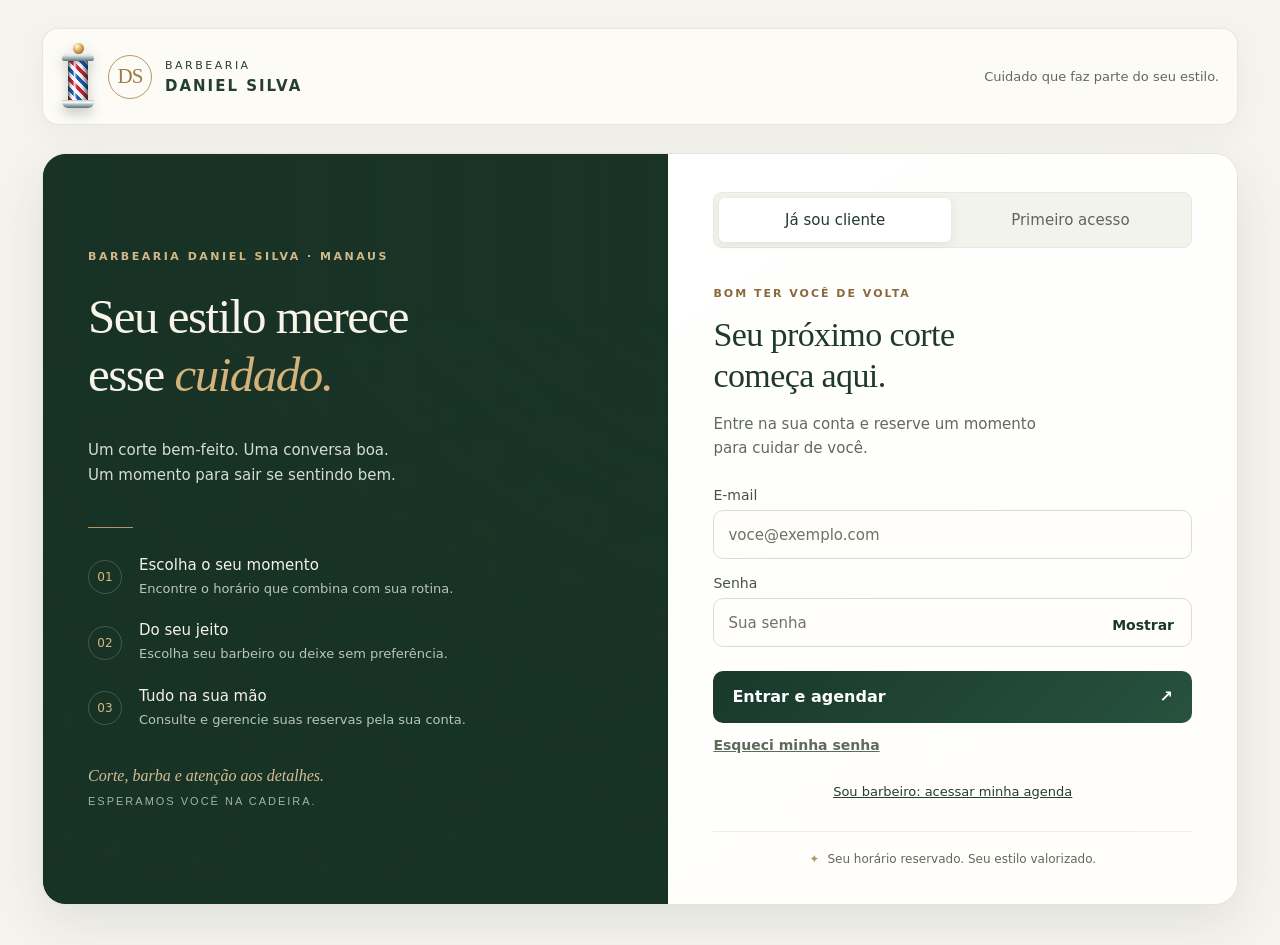
<file: index.html>
<!doctype html>
<html lang="pt-BR">
<meta charset="utf-8"><meta http-equiv="Content-Security-Policy" content="default-src 'self'; script-src 'self' https://challenges.cloudflare.com; frame-src https://challenges.cloudflare.com; style-src 'self' 'unsafe-inline' https://fonts.googleapis.com; font-src 'self' https://fonts.gstatic.com; img-src 'self' data: blob: https:; connect-src 'self' https://*.supabase.co; object-src 'none'; base-uri 'self'; form-action 'self'">
<meta name="viewport" content="width=device-width,initial-scale=1"><meta name="color-scheme" content="only light"><link rel="manifest" href="manifest.webmanifest"><meta name="theme-color" content="#18392c"><link rel="icon" href="icones/icone-192.png"><link rel="apple-touch-icon" href="icones/icone-180.png"><meta name="apple-mobile-web-app-title" content="Barbearia"><meta name="mobile-web-app-capable" content="yes"><meta name="apple-mobile-web-app-capable" content="yes">
<title>Entrar ou criar conta · Barbearia Daniel Silva</title>
<link rel="stylesheet" href="admin.css?v=services-64">
<link rel="preconnect" href="https://fonts.googleapis.com"><link rel="preconnect" href="https://fonts.gstatic.com" crossorigin><link rel="stylesheet" href="https://fonts.googleapis.com/css2?family=DM+Sans:wght@400;500;600;700&amp;family=Playfair+Display:ital,wght@0,500;0,600;1,500&amp;display=swap"><link rel="stylesheet" href="customer.css?v=services-64">
<link rel="stylesheet" href="pole.css?v=services-64">
<link rel="stylesheet" href="polish.css?v=services-64"><link rel="stylesheet" href="design.css?v=services-64"><link rel="stylesheet" href="calendar-picker.css?v=calendario-1"><link rel="stylesheet" href="review.css?v=growth-1">
<body class="customer-page">
<main>
<header class="customer-header">
<a class="entry-brand" href="./">
<span class="barber-pole" aria-hidden="true"><i></i></span>
<span class="brand-seal" aria-hidden="true">DS</span>
<span>BARBEARIA<strong>DANIEL SILVA</strong>
</span>
</a>
<span class="header-caption">Cuidado que faz parte do seu estilo.</span>
</header>
<p id="accountstatus" role="status" tabindex="-1">
</p>
<section id="autharea" class="entry-layout">
<aside class="entry-story">
<div class="story-photo" aria-hidden="true">
</div>
<div class="story-content">
<span class="story-kicker">BARBEARIA DANIEL SILVA · MANAUS</span>
<h1>Seu estilo merece<br>esse <em>cuidado.</em>
</h1>
<p>Um corte bem-feito. Uma conversa boa.<br>Um momento para sair se sentindo bem.</p>
<div class="story-divider">
</div>
<ul class="story-benefits">
<li>
<span aria-hidden="true">01</span>
<div>
<strong>Escolha o seu momento</strong>
<small>Encontre o horário que combina com sua rotina.</small>
</div>
</li>
<li>
<span aria-hidden="true">02</span>
<div>
<strong>Do seu jeito</strong>
<small>Escolha seu barbeiro ou deixe sem preferência.</small>
</div>
</li>
<li>
<span aria-hidden="true">03</span>
<div>
<strong>Tudo na sua mão</strong>
<small>Consulte e gerencie suas reservas pela sua conta.</small>
</div>
</li>
</ul>
<div class="story-signature">Corte, barba e atenção aos detalhes.<span>ESPERAMOS VOCÊ NA CADEIRA.</span>
</div>
</div>
</aside>
<div class="entry-card">
<div class="entry-tabs" role="tablist" aria-label="Acesso do cliente">
<button id="entrylogin" type="button" role="tab" aria-controls="entrar" aria-selected="true">Já sou cliente</button>
<button id="entrysignup" type="button" role="tab" aria-controls="cadastro" aria-selected="false" tabindex="-1">Primeiro acesso</button>
</div>
<section id="entrar" class="entry-form" role="tabpanel" aria-labelledby="entrylogin">
<span class="entry-eyebrow">BOM TER VOCÊ DE VOLTA</span>
<h2>Seu próximo corte<br>começa aqui.</h2>
<p class="entry-description">Entre na sua conta e reserve um momento para cuidar de você.</p>
<form id="clientlogin">
<label>E-mail<input id="loginemail" placeholder="voce@exemplo.com" type="email" autocomplete="username" required>
</label>
<label>Senha<input id="loginpassword" placeholder="Sua senha" type="password" autocomplete="current-password" required>
</label>
<button class="entry-submit">Entrar e agendar <span aria-hidden="true">↗</span>
</button>
</form>
<button id="forgot" class="text-button">Esqueci minha senha</button><p class="help barber-link"><a href="barbeiro.html">Sou barbeiro: acessar minha agenda</a></p>
</section>
<section id="cadastro" class="entry-form" role="tabpanel" aria-labelledby="entrysignup" hidden>
<span class="entry-eyebrow">SEU PRIMEIRO PASSO</span>
<h2>Um novo visual.<br>Um tempo só seu.</h2>
<p class="entry-description">Crie sua conta para escolher seu corte, seu barbeiro e o melhor horário para você.</p>
<form id="clientsignup">
<label>Nome<input id="signupname" placeholder="Como podemos chamar você?" maxlength="80" autocomplete="name" required>
</label>
<label>E-mail<input id="signupemail" placeholder="voce@exemplo.com" type="email" autocomplete="email" required>
</label>
<label>Celular com DDD<input id="signupphone" placeholder="(92) 99999-9999" type="tel" maxlength="30" autocomplete="tel" required>
</label>
<label>Senha (mínimo de 8 caracteres)<input id="signuppassword" type="password" minlength="8" autocomplete="new-password" required>
</label>
<label>Repita a senha<input id="signuprepeat" type="password" minlength="8" autocomplete="new-password" required>
</label>
<label class="consent">
<input id="signupwhatsapp" type="checkbox"> Desejo receber avisos de agendamento, alteração e cancelamento pelo WhatsApp quando o serviço estiver disponível.</label>
<p class="help">Ao criar sua conta, você concorda com os <a href="privacidade.html">Termos de uso e a Política de privacidade</a>.</p><button class="entry-submit">Criar conta e agendar <span aria-hidden="true">↗</span>
</button>
</form>
<p class="help">Se for solicitada confirmação, abra o link enviado ao seu e-mail para ativar a conta.</p>
</section>
<div class="entry-card-footer">
<span aria-hidden="true">✦</span> Seu horário reservado. Seu estilo valorizado.</div>
</div>
</section>
<section id="entryteam" class="entry-team" hidden>
<span class="entry-eyebrow">QUEM CUIDA DO SEU ESTILO</span>
<h2>Conheça nossos barbeiros</h2>
<p>Escolha seu profissional ao fazer o agendamento ou marque sem preferência.</p>
<div id="entryteamcards" class="entry-team-cards"></div>
</section>
<section id="recovery" hidden>
<h2>Definir nova senha</h2>
<form id="resetpassword">
<label>Nova senha<input id="newpassword" type="password" minlength="8" required autocomplete="new-password">
</label>
<button>Salvar nova senha</button>
</form>
</section>
<section id="myarea" hidden>
<div class="row">
<h2>Meus agendamentos</h2>
<div>
<a href="agendar.html">+ Novo agendamento</a> <button id="clientlogout">Sair</button>
</div>
</div>
<p id="welcome">
</p><div id="loyaltycard" class="loyalty-card" hidden></div>
<p class="help">Você pode cancelar ou alterar dia, horário e barbeiro até 1 hora antes do atendimento. O serviço e o valor da reserva são mantidos na alteração.</p>
<button id="reloadmine">Atualizar reservas</button>
<div id="mybookings" class="my-bookings">
</div>
<p id="myempty" hidden>Você ainda não tem agendamentos nesta conta.</p>
<details>
<summary>Já agendei antes de criar a conta</summary>
<p>Vincule sua reserva com o código e o celular usados no agendamento. Reservas antigas não são associadas automaticamente por nome ou telefone.</p>
<form id="claimform">
<label>Código da reserva<input id="claimcode" required maxlength="36" autocomplete="off">
</label>
<label>Celular original<input id="claimphone" type="tel" required maxlength="30">
</label>
<button>Vincular reserva</button>
</form>
</details>
<details>
<summary>Meus dados</summary>
<form id="profileform">
<label>Nome<input id="profilename" required maxlength="80" autocomplete="name">
</label>
<label>E-mail<input id="profileemail" type="email" readonly>
</label>
<label>Celular<input id="profilephone" type="tel" required maxlength="30" autocomplete="tel">
</label>
<label class="consent">
<input id="profilewhatsapp" type="checkbox"> Desejo receber avisos de minhas reservas pelo WhatsApp quando o serviço estiver disponível.</label>
<button>Salvar meus dados</button>
</form><p class="help"><a href="privacidade.html">Termos de uso e privacidade</a> · Você pode excluir sua conta e seus dados a qualquer momento.</p><button id="deleteaccount" type="button" class="delete-account">Excluir minha conta</button>
</details>
</section>
<section id="editarea" class="edit-booking" hidden>
<h2>Alterar agendamento</h2>
<p id="editdescription">
</p>
<form id="changeform">
<label>Nova data de Manaus<input id="changedate" type="date" required>
</label>
<label>Barbeiro<select id="changebarber" required>
</select>
</label>
<label>Novo horário<select id="changetime" required>
<option value="">Escolha data e barbeiro</option>
</select>
</label>
<p id="changestatus" role="status">
</p>
<button id="savechange" disabled>Confirmar alteração</button> <button id="closechange" type="button">Voltar</button>
</form>
</section>
</main>
<script src="demo-mock.js?v=calendario-1"></script><script src="config.js?v=services-64">
</script>
<script src="api.js?v=services-64">
</script><script src="aviso-site.js?v=calendario-1"></script>
<script src="team.js?v=services-64"></script>
<script src="entry-team.js?v=services-64"></script>
<script src="customer-auth.js?v=services-64">
</script>
<script src="entry-ui.js?v=services-64">
</script>
<script src="review.js?v=growth-1"></script>
<script src="account.js?v=growth-1">
</script>
<script src="update-check.js?v=services-64" data-version="services-64"></script><button id="installapp" type="button" class="install-app" hidden>📲 Instalar app</button></body>
</html>
</file>
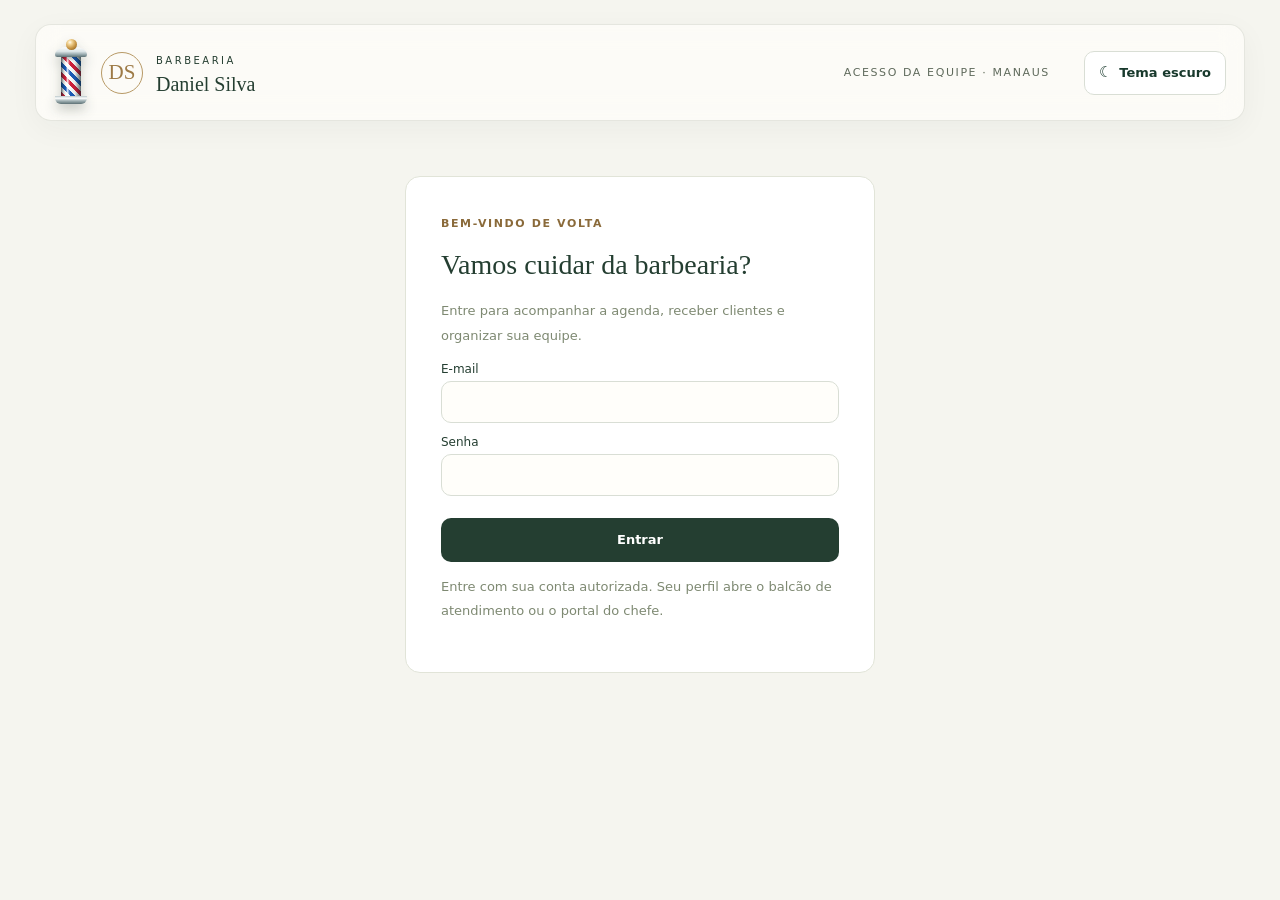
<file: admin.html>
<!doctype html>
<html lang="pt-BR">
<meta charset="utf-8"><meta http-equiv="Content-Security-Policy" content="default-src 'self'; script-src 'self' https://challenges.cloudflare.com; frame-src https://challenges.cloudflare.com; style-src 'self' 'unsafe-inline' https://fonts.googleapis.com; font-src 'self' https://fonts.gstatic.com; img-src 'self' data: blob: https:; connect-src 'self' https://*.supabase.co; object-src 'none'; base-uri 'self'; form-action 'self'">
<meta name="viewport" content="width=device-width,initial-scale=1"><meta name="color-scheme" content="only light"><link rel="manifest" href="painel.webmanifest"><meta name="theme-color" content="#18392c"><link rel="icon" href="icones/icone-192.png"><link rel="apple-touch-icon" href="icones/icone-180.png"><meta name="apple-mobile-web-app-title" content="Painel"><meta name="mobile-web-app-capable" content="yes"><meta name="apple-mobile-web-app-capable" content="yes">
<title>Acesso da equipe · Barbearia Daniel Silva</title>
<link rel="stylesheet" href="admin.css?v=services-64">
<link rel="stylesheet" href="pole.css?v=services-64">
<link rel="stylesheet" href="polish.css?v=services-64">
<link rel="stylesheet" href="painel.css?v=services-64">
<link rel="stylesheet" href="attendance.css?v=services-64"><link rel="stylesheet" href="design.css?v=services-64"><link rel="stylesheet" href="manual.css?v=growth-1"><link rel="stylesheet" href="balcao.css?v=balcao-1"><link rel="stylesheet" href="growth.css?v=painel-1"><link rel="stylesheet" href="calendar-picker.css?v=calendario-1"><script src="tema.js?v=services-64"></script>
<body class="staff-page">
<main>
<header class="staff-header">
<div class="staff-brand">
<span class="barber-pole" aria-hidden="true"><i></i></span>
<span class="staff-seal" aria-hidden="true">DS</span>
<div>
<span>BARBEARIA</span>
<h1>Daniel Silva</h1>
</div>
</div>
<span class="staff-header-note">ACESSO DA EQUIPE · MANAUS</span>
</header>
<p id="status" role="status">
</p>
<section id="login" class="staff-login">
<span class="staff-eyebrow">BEM-VINDO DE VOLTA</span>
<h2>Vamos cuidar da barbearia?</h2>
<p>Entre para acompanhar a agenda, receber clientes e organizar sua equipe.</p>
<form id="loginform">
<label>E-mail<input id="email" type="email" autocomplete="username" required>
</label>
<label>Senha<input id="password" type="password" autocomplete="current-password" required>
</label>
<button>Entrar</button>
</form>
<p class="help">Entre com sua conta autorizada. Seu perfil abre o balcão de atendimento ou o portal do chefe.</p>
</section>
<section id="panel" hidden>
<div class="staff-shell">
<aside class="staff-sidebar">
<p class="staff-nav-label">SUA BARBEARIA</p>
<div class="staff-nav" role="tablist" aria-label="Seções do portal do chefe">
<button id="nav-dashboard" role="tab" type="button" aria-selected="true" aria-controls="tab-dashboard">
<span aria-hidden="true">◫</span>Dashboard e BI</button>
<button id="nav-agenda" role="tab" type="button" aria-selected="false" aria-controls="tab-agenda" tabindex="-1">
<span aria-hidden="true">▦</span>Agenda</button>
<button id="nav-financeiro" role="tab" type="button" aria-selected="false" aria-controls="tab-financeiro" tabindex="-1">
<span aria-hidden="true">R$</span>Financeiro</button>
<button id="nav-caixa" role="tab" type="button" aria-selected="false" aria-controls="tab-caixa" tabindex="-1">
<span aria-hidden="true">▣</span>Caixa diário</button>
<button id="nav-servicos" role="tab" type="button" aria-selected="false" aria-controls="tab-servicos" tabindex="-1">
<span aria-hidden="true">✂</span>Serviços</button>
<button id="nav-barbeiros" role="tab" type="button" aria-selected="false" aria-controls="tab-barbeiros" tabindex="-1">
<span aria-hidden="true">♙</span>Barbeiros</button>
<button id="nav-atendimentos" role="tab" type="button" aria-selected="false" aria-controls="tab-atendimentos" tabindex="-1">
<span aria-hidden="true">✓</span>Atendimentos</button>
<button id="nav-campanhas" role="tab" type="button" aria-selected="false" aria-controls="tab-campanhas" tabindex="-1">
<span aria-hidden="true">✉</span>Campanhas</button>
<button id="nav-manual" role="tab" type="button" aria-selected="false" aria-controls="tab-manual" tabindex="-1">
<span aria-hidden="true">?</span>Manual</button>
</div>
<p class="sidebar-caption">Uma agenda organizada.<br>Mais tempo para atender bem.</p>
</aside>
<div class="staff-content">
<div class="staff-toolbar">
<div>
<span class="staff-eyebrow">NO SEU TEMPO, DO SEU JEITO</span>
<h2 id="staffpagetitle">Visão geral</h2>
</div>
<div class="staff-toolbar-actions"><button id="desknewbooking" type="button" hidden>+ Novo agendamento</button><button id="logout" class="staff-logout">Sair</button></div>
</div>
<div id="datefilters" class="staff-filters">
<label>Dia da agenda<input id="filter" type="date">
</label>
<button id="refresh">Atualizar</button>
<button id="all">Hoje</button>
</div>
<section id="tab-dashboard" class="staff-tabpanel" role="tabpanel" aria-labelledby="nav-dashboard">
<section aria-label="Indicadores">
<p id="dashboardperiod">
</p>
<div id="metrics" class="metrics">
</div>
<div class="ranking-panel">
<h2>Quem tem mais agendamentos</h2>
<p id="leader">
</p>
<p class="help">Ranking por reservas confirmadas no período selecionado. Cancelamentos não contam.</p>
<ol id="ranking" class="ranking">
</ol>
</div>
</section>
<section class="bi-section" aria-label="Análise do período">
<div class="section-intro"><h3>Análise do período</h3><p>Receita recebida, serviços e horários mais procurados no intervalo escolhido.</p></div>
<div class="bi-filters"><label>Data inicial<input id="bistart" type="date"></label><label>Data final<input id="biend" type="date"></label><button id="birefresh" type="button">Atualizar análise</button></div>
<p id="biperiod" class="help"></p><div id="bimetrics" class="metrics bi-metrics"></div>
<div class="bi-grid"><article class="bi-card"><div class="bi-card-title"><div><span class="staff-eyebrow">DEMANDA</span><h4>Serviços mais procurados</h4></div></div><div id="biservices" class="bi-bars"></div></article>
<article class="bi-card"><div class="bi-card-title"><div><span class="staff-eyebrow">MOVIMENTO</span><h4>Horários mais ocupados</h4></div></div><div id="bihours" class="bi-bars"></div></article>
<article class="bi-card bi-wide bi-insight"><span class="staff-eyebrow">LEITURA RÁPIDA</span><h4>Resumo para decisão</h4><div id="biinsights" class="bi-insights"></div></article></div>
</section>
</section>
<section id="tab-agenda" class="staff-tabpanel" role="tabpanel" aria-labelledby="nav-agenda" hidden>
<div class="section-intro">
<h3>Cada cliente, um cuidado especial.</h3>
<p>Consulte os horários, registre novas reservas e prepare os avisos por WhatsApp.</p>
</div>
<section class="availability-desk"><div class="availability-heading"><div><span class="staff-eyebrow">CONSULTA RÁPIDA</span><h3>Encontre um horário livre</h3><p>Pesquise o barbeiro e veja os intervalos disponíveis. O serviço será escolhido ao confirmar.</p></div><span class="availability-badge">Agendamento presencial</span></div><div class="availability-filters"><label>Nome do barbeiro<input id="deskbarbersearch" list="deskbarbernames" placeholder="Digite o nome ou deixe em branco"></label><datalist id="deskbarbernames"></datalist><label>Data de Manaus<input id="deskdate" type="date"></label><button id="desksearch" type="button">Buscar horários livres</button></div><p id="deskstatus" class="help" role="status"></p><div id="deskresults" class="availability-results"></div></section>
<details class="new-booking">
<summary id="adminbookingsummary">+ Registrar agendamento presencial</summary>
<form id="adminbooking">
<div class="grid">
<label>Cliente<input id="newcustomer" list="bookingclientnames" maxlength="80" placeholder="Digite para buscar ou cadastrar" autocomplete="off" required><datalist id="bookingclientnames"></datalist>
</label>
<label>Celular com DDD<input id="newphone" type="tel" required>
</label>
<label>Serviço<select id="newservice" required>
</select>
</label>
<label>Preferência de barbeiro<select id="newbarber">
<option value="">Sem preferência</option>
</select>
</label>
<label>Data de Manaus<input id="newdate" type="date" required>
</label>
<label>Horário<select id="newtime" required>
<option value="">Escolha serviço e data</option>
</select>
</label>
</div>
<div class="booking-client-tools"><p id="bookingclientstatus" class="help">Digite pelo menos 2 letras para procurar um cliente cadastrado.</p><div id="newclientbox" class="new-client-box" hidden><label>E-mail do novo cliente (opcional)<input id="newclientemail" type="email" maxlength="120" placeholder="cliente@exemplo.com"></label><button id="savewalkinclient" type="button">+ Cadastrar novo cliente</button></div></div>
<p class="help">Sem preferência: o sistema escolhe um barbeiro disponível, priorizando quem tem menos reservas confirmadas no dia.</p>
<p id="newbookingstatus" role="status">
</p>
<button id="newconfirm" disabled>Confirmar agendamento</button>
</form>
</details>
<details class="whatsapp-settings">
<summary>WhatsApp: envio manual e teste</summary>
<p class="help">O botão de cada reserva abre uma mensagem pronta. O envio só acontece quando você tocar em Enviar no WhatsApp.</p>
<label>Destino dos avisos<select id="whatsappdestination">
<option value="client">Celular do cliente</option>
<option value="test">Meu número de teste</option>
</select>
</label>
<label id="whatsapptestlabel" hidden>Número de teste com DDD<input id="whatsapptest" type="tel" maxlength="25" placeholder="(92) 99999-9999" autocomplete="off">
</label>
<p id="whatsappmode" class="help">Os botões abrirão a conversa com o cliente de cada reserva.</p>
</details>
<h3>Agenda por barbeiro</h3>
<div class="agenda-legend" aria-label="Legenda da agenda"><span><i style="background:#4f8061"></i>Confirmado</span><span><i style="background:#c69543"></i>Cliente recebido</span><span><i style="background:#3c6f86"></i>Concluído</span><span><i style="background:#a66052"></i>Cancelado</span></div>
<details id="blockdetails" class="new-booking chefe-only"><summary>Fechar agenda: folga, férias, feriado ou horário</summary><p class="help">Ninguém consegue agendar no período fechado. Se já houver clientes marcados, eles aparecem abaixo com o aviso pronto para enviar no WhatsApp.</p><form id="blockform"><div class="grid"><label>Barbeiro<select id="blockbarber"><option value="">Toda a barbearia</option></select></label><label>Motivo<input id="blockreason" maxlength="120" placeholder="Ex.: Almoço, folga ou férias" required></label><label>Início<input id="blockstart" type="datetime-local" required></label><label>Fim<input id="blockend" type="datetime-local" required></label></div><button>Fechar agenda neste período</button></form><div id="blockaffected" class="block-affected" role="status" hidden></div><div id="blocklist" class="block-list"></div></details><details class="new-booking chefe-only"><summary>Horário de funcionamento</summary><p class="help">Dias desmarcados ficam fechados. Escolha um barbeiro para dar a ele um horário diferente do da loja. Para folgas e férias, use “Fechar agenda”.</p><form id="hoursform"><div class="grid"><label>De quem<select id="hoursbarber"><option value="">Toda a barbearia</option></select></label><label id="slotlabel">Intervalo entre horários<select id="slotminutes"><option value="15">15 minutos</option><option value="20">20 minutos</option><option value="30">30 minutos</option><option value="45">45 minutos</option><option value="60">1 hora</option></select></label></div><p id="hourshint" class="help"></p><div id="hoursdays" class="hours-days"></div><button>Salvar horário</button> <button id="hoursreset" type="button" hidden>Voltar a usar o horário da loja</button></form></details>
<p id="count">
</p>
<section id="nopreferencesummary" class="no-preference-summary" hidden>
<div><span class="staff-eyebrow">SEM PREFERÊNCIA</span><h3>Clientes direcionados automaticamente</h3></div>
<div id="nopreferencelist" class="no-preference-list"></div>
</section>
<div id="barbercards" class="barber-cards">
</div>
<p id="empty" hidden>Nenhum agendamento encontrado.</p>
</section>
<section id="tab-financeiro" class="staff-tabpanel" role="tabpanel" aria-labelledby="nav-financeiro" hidden>
<div class="section-intro">
<h3>Financeiro</h3>
<p>Faturamento, comissões e despesas dos barbeiros.</p>
</div>
<div id="fin-geral">
<div class="finance-filters">
<label>Data inicial<input id="financestart" type="date"></label>
<label>Data final<input id="financeend" type="date"></label>
<button id="financerefresh" type="button">Gerar relatório</button>
<button id="financecsv" type="button">Baixar CSV</button>
<button id="financeprint" type="button">Imprimir</button>
</div>
<p id="financeperiod" class="help"></p>
<div id="financemetrics" class="metrics"></div>
<div class="finance-table-wrap">
<table class="finance-table">
<thead><tr><th>Barbeiro</th><th>Atendimentos pagos</th><th>Comissão</th><th>Faturamento</th><th>Valor da comissão</th><th>Líquido da barbearia</th></tr></thead>
<tbody id="financebody"></tbody>
<tfoot id="financefoot"></tfoot>
</table>
</div>
<p id="financeempty" hidden>Nenhum atendimento pago encontrado no período.</p>
</div>
<div id="fin-comissoes"><div id="acerto-app"></div></div>
<div id="fin-despesas"><div id="despesas-app"></div></div>
<div id="fin-detalhe">
<h3 class="finance-detail-title">Detalhamento por barbeiro e serviço</h3>
<div id="financedetails" class="finance-details"></div>
</div>
</section>
<section id="tab-caixa" class="staff-tabpanel" role="tabpanel" aria-labelledby="nav-caixa" hidden>
<div class="section-intro"><h3>Controle de caixa</h3><p>Registre abertura, despesas, retiradas e fechamento. Os pagamentos dos atendimentos entram automaticamente no resumo.</p></div>
<div class="cash-date"><label>Dia de Manaus<input id="cashdate" type="date"></label><button id="cashrefresh" type="button">Atualizar caixa</button></div>
<div id="cashmetrics" class="metrics"></div><div class="cash-grid"><article class="cash-card"><h4>Abertura e fechamento</h4><form id="cashsessionform"><label>Valor de abertura (R$)<input id="cashopening" type="number" min="0" step="0.01" required></label><label>Valor contado no fechamento (R$)<input id="cashclosing" type="number" min="0" step="0.01"></label><label>Observações<textarea id="cashnotes" rows="3" maxlength="1000"></textarea></label><button id="cashsave">Salvar caixa</button></form><p id="cashdifference" class="cash-difference"></p></article><article class="cash-card"><h4>Novo lançamento</h4><form id="cashmovementform"><label>Tipo<select id="cashkind"><option value="expense">Despesa</option><option value="withdrawal">Retirada</option><option value="deposit">Reforço de caixa</option><option value="income">Outra entrada</option></select></label><label>Categoria<input id="cashcategory" maxlength="80" placeholder="Ex.: Produtos de limpeza" required></label><label>Descrição<input id="cashdescription" maxlength="300"></label><label>Valor (R$)<input id="cashamount" type="number" min="0.01" step="0.01" required></label><label>Forma<select id="cashmethod"><option value="cash">Dinheiro</option><option value="pix">Pix</option><option value="debit">Débito</option><option value="credit">Crédito</option><option value="transfer">Transferência</option><option value="other">Outro</option></select></label><button>Adicionar lançamento</button></form></article></div><article class="cash-card"><h4>Movimentações do dia</h4><div id="cashmovements" class="cash-movements"></div></article>
</section>
<section id="tab-servicos" class="staff-tabpanel" role="tabpanel" aria-labelledby="nav-servicos" hidden>
<div class="section-intro">
<h3>O cuidado começa na escolha.</h3>
<p>Organize os serviços, valores e tempo de cada atendimento.</p>
</div>
<details class="new-booking loyalty-settings"><summary>Programa de fidelidade</summary><p class="help">Desligado, os clientes não veem nada. Ligado, cada atendimento pago conta um ponto pelo celular do cliente; ao completar a meta, ele ganha um atendimento grátis. Para dar o prêmio, registre o atendimento com a forma de pagamento “Cortesia”.</p><form id="loyaltyform"><label class="payment-check"><input id="loyaltyenabled" type="checkbox"> Ativar programa de fidelidade</label><label>Atendimentos para ganhar 1 grátis<input id="loyaltygoal" type="number" min="2" max="50" step="1" value="10" required></label><button>Salvar fidelidade</button></form></details>
<div class="catalog-screen">
<article class="catalog-form">
<h3>Cadastrar serviço</h3>
<form id="serviceform"><input id="serviceid" type="hidden">
<label>Nome<input id="servicename" maxlength="80" required>
</label>
<label>Preço (R$)<input id="price" type="number" min="0" max="99999999" step="0.01" required>
</label>
<label>Duração (minutos)<input id="duration" type="number" min="5" max="600" step="5" required value="30">
</label>
<label>Descrição do serviço<textarea id="servicedescription" maxlength="500" rows="3" placeholder="Explique o acabamento e o que está incluído."></textarea></label><label>Foto do corte (opcional)<input id="servicephoto" type="file" accept="image/jpeg,image/png,image/webp"></label><p>Selecione uma foto de até 3 MB. Na edição, deixe vazio para manter a atual.</p><img id="servicepreview" hidden alt="Foto do serviço" style="width:100%;max-height:220px;object-fit:contain"><label><input id="removeservicephoto" type="checkbox"> Remover foto atual</label><button id="saveservice">Cadastrar serviço</button><button id="resetservice" type="button" hidden>Cancelar edição</button>
</form>
</article>
<article class="catalog-list">
<h3>Serviços cadastrados</h3>
<ul id="services">
</ul>
</article>
</div>
</section>
<section id="tab-barbeiros" class="staff-tabpanel" role="tabpanel" aria-labelledby="nav-barbeiros" hidden>
<div class="section-intro">
<h3>Uma boa equipe faz a diferença.</h3>
<p>Cadastre seus profissionais e mantenha os dados de contato em dia.</p>
</div>
<div class="catalog-screen">
<article class="catalog-form">
<h3>Dados do barbeiro</h3>
<button id="newbarberbutton" type="button" class="new-barber-button">+ Criar novo barbeiro</button>
<form id="barberform">
<input id="barberid" type="hidden">
<label>Nome<input id="barbername" maxlength="80" required>
</label>
<label>CPF (opcional, somente para o chefe)<input id="barbercpf" inputmode="numeric" maxlength="14" placeholder="000.000.000-00" autocomplete="off">
</label>
<label>Celular com DDD (opcional)<input id="barberphone" type="tel" maxlength="25" placeholder="(92) 99999-9999" autocomplete="off">
</label>
<label>Especialidade (aparece para os clientes)<input id="barberspecialty" maxlength="60" placeholder="Ex.: Degradê e barba">
</label>
<label>Apresentação (aparece para os clientes)<textarea id="barberbio" maxlength="400" rows="3" placeholder="Fale do estilo e da experiência do barbeiro"></textarea>
</label>
<label>E-mail de acesso à Área do barbeiro (opcional)<input id="barberlogin" type="email" maxlength="120" placeholder="O barbeiro cria a conta pelo site com este e-mail" autocomplete="off">
</label>
<label>Comissão sobre valores pagos (%)<input id="barbercommission" type="number" min="0" max="100" step="0.01" value="40" required>
</label>
<label>Foto do barbeiro (opcional)<input id="barberphoto" type="file" accept="image/jpeg,image/png,image/webp">
</label>
<p class="help">Use JPG, PNG ou WebP de até 3 MB. A foto aparecerá para os clientes na apresentação da equipe.</p>
<button id="savebarber">Cadastrar barbeiro</button> <button id="resetbarber" type="button" hidden>Cancelar edição</button>
<p class="help">CPF e celular ficam restritos ao chefe e não aparecem na página dos clientes.</p>
</form>
</article>
<article class="catalog-list">
<h3>Sua equipe</h3>
<ul id="barbers">
</ul>
</article>
</div>
<article class="catalog-form attendants-admin"><h3>Atendentes</h3><p class="help">A atendente acessa só Agenda, Atendimentos, Caixa diário e o Manual. Ela cria a conta pelo site (Primeiro acesso) e entra no painel com o e-mail e a senha dela.</p><form id="attendantform"><label>E-mail da atendente<input id="attendantemail" type="email" maxlength="120" required autocomplete="off"></label><button>Liberar acesso</button></form><div id="attendantlist" class="block-list"></div></article></section>
<section id="tab-campanhas" class="staff-tabpanel" role="tabpanel" aria-labelledby="nav-campanhas" hidden><div id="campaigns-app"></div></section>
<section id="tab-manual" class="staff-tabpanel" role="tabpanel" aria-labelledby="nav-manual" hidden><div id="manual-app"></div></section>
<section id="tab-atendimentos" class="staff-tabpanel" role="tabpanel" aria-labelledby="nav-atendimentos" hidden>
<div class="section-intro"><h3>Recepção e pagamentos</h3><p>Confirme a chegada, registre procedimentos extras, forma de pagamento e conclusão.</p></div><p id="visitstatus" role="status" tabindex="-1"></p>
<div id="visitpanel"><div class="visit-filters"><label>Dia de Manaus<input id="visitdate" type="date" required></label><label>Buscar cliente<input id="visitsearch" type="search" placeholder="Nome do cliente"></label><label>Situação<select id="visitstate"><option value="all">Todos</option><option value="active">Em aberto</option><option value="scheduled">Aguardando chegada</option><option value="arrived">Em atendimento</option><option value="completed">Concluídos</option><option value="cancelled">Cancelados</option></select></label><button id="visitrefresh">Atualizar</button></div><div id="visitmetrics" class="metrics"></div><div id="visitlist" class="visit-list"></div><p id="visitempty" hidden>Nenhum atendimento encontrado para esses filtros.</p></div>
<section id="visiteditor" class="visit-editor" hidden><div class="row"><h2 id="visitclient"></h2><button id="closevisit" type="button">Fechar</button></div><p id="visitdetails"></p><p id="visittimestamps" class="help"></p><p id="visitloyalty" class="loyalty-note" hidden></p><form id="visitform"><h3>Procedimentos extras</h3><p class="help">Informe os procedimentos realmente realizados e seus valores.</p><div class="extra-shortcuts"><button id="addhydration" type="button">+ Hidratação</button><button id="addbrush" type="button">+ Escova</button><button id="addextra" type="button">+ Outro procedimento</button></div><div id="visitextras"></div><div class="grid"><section><h3>Valores</h3><p class="bill-line"><span>Serviço agendado</span><strong id="baseamount"></strong></p><p class="bill-line"><span>Procedimentos extras</span><strong id="extraamount"></strong></p><label>Desconto (R$)<input id="visitdiscount" type="number" min="0" step="0.01" value="0" required></label><p class="bill-total"><span>Total do atendimento</span><strong id="totalamount"></strong></p></section><section><h3>Pagamento</h3><label class="payment-check"><input id="visitpaid" type="checkbox"> Pagamento recebido</label><label>Forma de pagamento<select id="visitmethod"><option value="">Selecione</option><option value="pix">Pix</option><option value="cash">Dinheiro</option><option value="debit">Cartão de débito</option><option value="credit">Cartão de crédito</option><option value="transfer">Transferência</option><option value="courtesy">Cortesia</option><option value="other">Outro</option></select></label></section></div><label>Observações<textarea id="visitnotes" maxlength="2000" rows="3"></textarea></label><p id="visiterror" role="alert"></p><div class="extra-shortcuts"><button id="savevisit" type="submit">Salvar atendimento</button><button id="finishvisit" type="button">Concluir atendimento e pagamento</button></div></form></section>
</section>
</div>
</div>
</section>
</main>
<div id="cancelmodal" class="cancel-modal" hidden>
<section class="cancel-dialog" role="dialog" aria-modal="true" aria-labelledby="cancelheading">
<button id="closecancel" class="cancel-close" type="button" aria-label="Fechar">×</button>
<span class="staff-eyebrow">CANCELAMENTO PELA LOJA</span>
<h2 id="cancelheading">Cancelar horário</h2>
<p id="canceldetails" class="help"></p>
<form id="cancelform">
<label>Motivo que será informado ao cliente<textarea id="cancelreason" rows="4" minlength="5" maxlength="500" placeholder="Ex.: O barbeiro teve um imprevisto e não poderá atender neste horário." required></textarea></label>
<p class="help">O horário será liberado e o WhatsApp abrirá com o aviso pronto para você confirmar o envio.</p>
<p id="cancelerror" role="alert"></p>
<div class="cancel-dialog-actions"><button id="confirmcancel">Cancelar e avisar pelo WhatsApp</button><button id="abortcancel" type="button" class="secondary">Voltar</button></div>
</form>
</section>
</div>
<script src="demo-mock.js?v=calendario-1"></script><script src="demo-baixas.js?v=subaba-1"></script><script src="config.js?v=services-64">
</script>
<script src="api.js?v=services-64">
</script>
<script src="team.js?v=services-64">
</script>
<script src="dashboard.js?v=services-64">
</script>
<script src="finance-model.js?v=services-64"></script>
<script src="bi-model.js?v=services-64"></script>
<script src="whatsapp.js?v=services-64">
</script>
<script src="staff-auth.js?v=sem2fa-1">
</script>
<script src="staff-tabs.js?v=subaba-1">
</script>
<script src="service-cards.js?v=services-64"></script><script src="admin.js?v=baixas-1">
</script>
<script src="cash.js?v=services-64"></script>
<script src="operations.js?v=services-64"></script>
<script src="agenda-pro.js?v=services-64"></script>
<script src="attendance-model.js?v=growth-1"></script>
<script src="attendance.js?v=growth-1"></script>
<script src="manual-app.js?v=painel-1"></script>
<script src="growth.js?v=growth-1"></script>
<script src="whatsapp-api.js?v=wa-1"></script>
<script src="baixas.js?v=subabas-1"></script><script src="calendar-picker.js?v=calendario-1"></script><script src="aviso-site.js?v=calendario-1"></script><script src="dashboard-model.js?v=painel-1"></script><script src="dashboard-overview.js?v=painel-1"></script><script src="subtabs.js?v=calendario-1"></script>
<script src="update-check.js?v=services-64" data-version="services-64"></script><button id="installapp" type="button" class="install-app" hidden>📲 Instalar app</button></body>
</html>
</file>
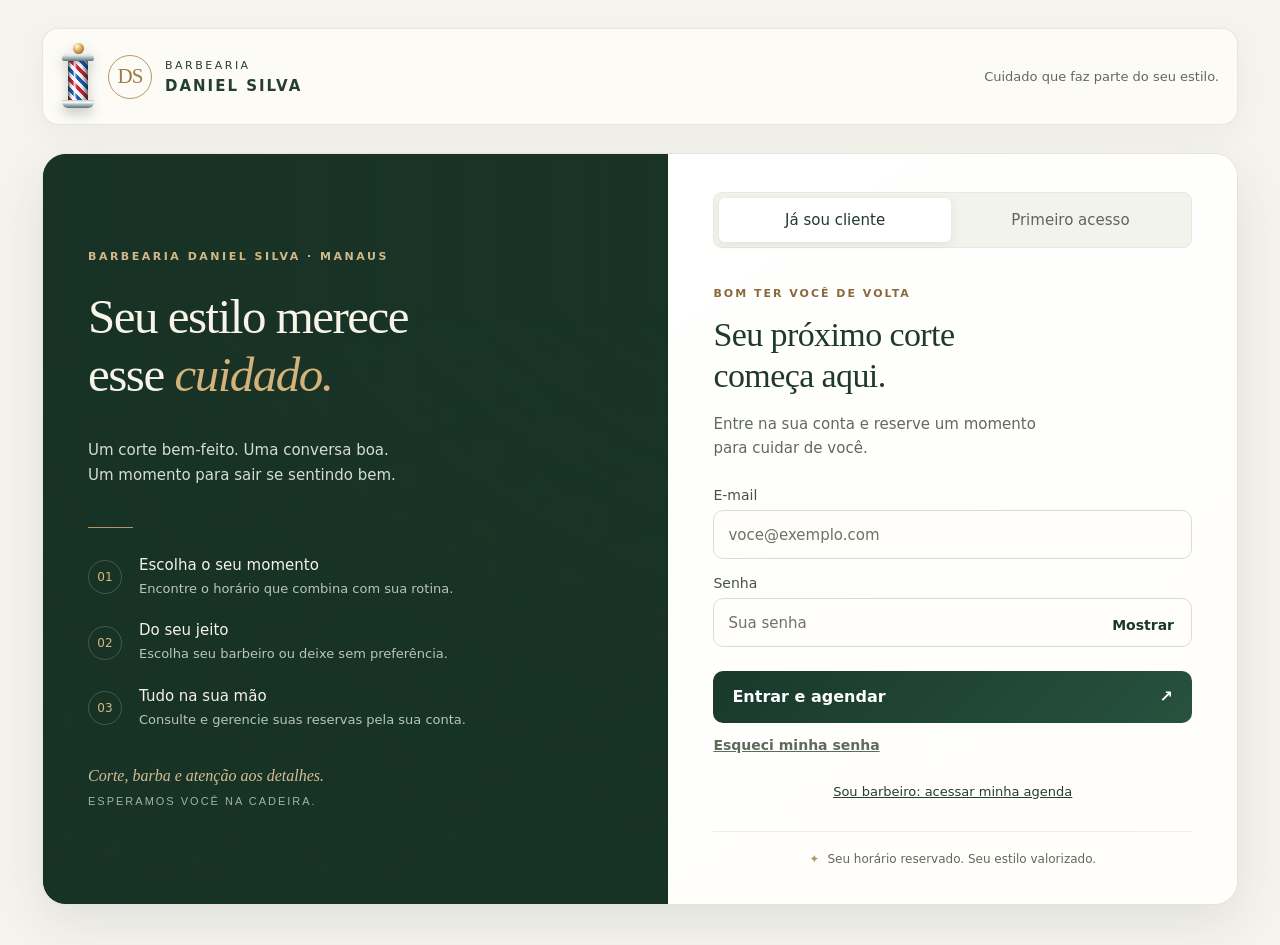
<file: agendar.html>
<!doctype html><html lang="pt-BR" class="checking-session"><meta charset="utf-8"><meta http-equiv="Content-Security-Policy" content="default-src 'self'; script-src 'self' https://challenges.cloudflare.com; frame-src https://challenges.cloudflare.com; style-src 'self' 'unsafe-inline' https://fonts.googleapis.com; font-src 'self' https://fonts.gstatic.com; img-src 'self' data: blob: https:; connect-src 'self' https://*.supabase.co; object-src 'none'; base-uri 'self'; form-action 'self'"><meta name="viewport" content="width=device-width, initial-scale=1"><meta name="color-scheme" content="only light"><link rel="manifest" href="manifest.webmanifest"><meta name="theme-color" content="#18392c"><link rel="icon" href="icones/icone-192.png"><link rel="apple-touch-icon" href="icones/icone-180.png"><meta name="apple-mobile-web-app-title" content="Barbearia"><meta name="mobile-web-app-capable" content="yes"><meta name="apple-mobile-web-app-capable" content="yes"><title>Barbearia Daniel Silva — Agendamento</title><link rel="stylesheet" href="pole.css?v=services-64"><style>@import url('https://fonts.googleapis.com/css2?family=DM+Sans:wght@400;500;600;700&family=Playfair+Display:ital,wght@0,600;0,700;1,600&display=swap');
:root{--bg:#f7f6f2;--ink:#242c28;--green:#233e31;--gold:#ad8754;--muted:#7b8079;--border:#e6e6de}*{box-sizing:border-box}body{margin:0;background:var(--bg);color:var(--ink);font:14px 'DM Sans',sans-serif}button,input{font:inherit}button{cursor:pointer}header{height:100px;display:flex;align-items:center;justify-content:space-between;padding:0 6%;border-bottom:1px solid var(--border);background:#fff}.brand{text-decoration:none;color:var(--ink);font-weight:700;letter-spacing:2px;display:flex;gap:12px;align-items:center;font-size:20px}.brand:first-letter{font-size:32px}.brand small{display:block;font-size:8px;letter-spacing:3px;margin-top:6px}.gold{color:var(--gold)}nav{display:flex;gap:25px}.nav{border:0;background:none;padding:14px 0;color:var(--muted)}.nav.active{color:var(--green);border-bottom:2px solid var(--green)}.demo{font-size:11px;background:#efeee7;border-radius:30px;padding:9px 13px;color:#797361}main{max-width:1200px;margin:auto;padding:0 30px}.intro{padding:55px 0 40px;border-bottom:1px solid var(--border);position:relative}.eyebrow{font-size:10px;font-weight:700;letter-spacing:2px;color:var(--gold)}h1{font-family:'Playfair Display',Georgia,serif;font-size:53px;line-height:1.15;margin:18px 0;color:var(--green);font-weight:600}h1 em{color:var(--gold)}.intro p{line-height:1.8;color:var(--muted);font-size:15px}.perks{display:flex;gap:22px;margin-top:24px;font-size:12px;color:#657265}.layout{display:grid;grid-template-columns:minmax(0,1fr) 340px;gap:44px;padding:32px 0 50px}.steps{display:flex;gap:13px;align-items:center;padding:0 0 20px;font-size:12px;color:var(--gold)}.steps span{color:#5e6a60;margin-left:5px;font-weight:500}.steps i{flex:1;height:1px;background:var(--border)}article{margin-bottom:30px}h2{font-size:20px;font-weight:600;margin:8px 0}p.muted{color:var(--muted);font-size:12px;line-height:1.6;margin:7px 0 18px}.services{display:grid;grid-template-columns:1fr 1fr;gap:12px}.service{border:1px solid var(--border);background:#fff;text-align:left;padding:18px;border-radius:8px;display:flex;gap:13px;position:relative;align-items:center}.service.selected,.barber.selected,.slot.selected{border-color:var(--green);background:#edf1eb;box-shadow:0 0 0 1px var(--green)}.service .icon{font-size:24px;color:var(--gold);width:30px}.service strong{display:block;font-size:13px}.service small{display:block;color:var(--muted);margin-top:6px;font-size:10px}.service .price{font-size:12px;display:block;margin-top:12px;color:var(--green);font-weight:700}.barbers{display:flex;gap:12px}.barber{border:1px solid var(--border);background:white;border-radius:8px;flex:1;padding:18px 6px;color:var(--ink)}.avatar{display:flex;width:46px;height:46px;align-items:center;justify-content:center;background:#e8dfd0;color:#6c5b42;margin:0 auto 10px;border-radius:50%;font-family:Georgia;font-size:20px}.barber strong,.barber small{display:block}.barber strong{font-size:12px}.barber small{font-size:10px;color:var(--muted);margin-top:5px}.row{display:flex;align-items:center;justify-content:space-between;gap:15px}label{font-size:11px;display:block;color:#626a61}input{border:1px solid var(--border);border-radius:6px;background:white;padding:12px;color:var(--ink);width:100%;margin:7px 0 15px;outline-color:var(--gold)}.row input{margin:0 0 0 8px;width:auto;padding:7px}.times{display:grid;grid-template-columns:repeat(5,1fr);gap:9px}.slot{background:white;border:1px solid var(--border);border-radius:5px;padding:11px;font-size:12px;color:var(--ink)}.slot:disabled{opacity:.3;text-decoration:line-through;cursor:default}.summary{background:white;border:1px solid var(--border);border-radius:10px;padding:26px;position:sticky;top:20px}.summary h2{margin:12px 0 24px;font-family:'Playfair Display',Georgia;font-size:26px}.summaryicon{width:42px;height:42px;background:#f4f0e8;border-radius:7px;display:grid;place-items:center;color:var(--gold);font-size:25px}.summary h3{font-size:16px;margin-bottom:4px}.details{border-top:1px dashed var(--border);border-bottom:1px dashed var(--border);padding:10px 0}.details p{display:flex;justify-content:space-between;font-size:11px;margin:15px 0;gap:15px}.details span{color:var(--muted)}.details strong{font-weight:500;text-align:right}.total{display:flex;justify-content:space-between;align-items:center;margin:21px 0}.total strong{font-size:25px;color:var(--green)}.primary{display:flex;align-items:center;justify-content:center;gap:20px;border:0;border-radius:6px;background:var(--green);color:#fff;padding:15px 18px;font-weight:500;font-size:12px}form .primary{width:100%}.primary:disabled{opacity:.45;cursor:default}.primary:hover:enabled{background:#365640}.footnote{font-size:9px;text-align:center;line-height:1.8;color:var(--muted);margin:16px 0 0}.note{display:flex;gap:15px;justify-content:center;margin-top:24px;color:var(--gold);font-size:21px}.note span{font-size:11px;line-height:1.8;color:var(--muted)}.note b{color:#57614f;font-weight:500}footer{border-top:1px solid var(--border);display:flex;justify-content:space-between;gap:15px;padding:26px 6%;font-size:10px;color:var(--muted)}dialog{border:1px solid var(--border);border-radius:15px;text-align:center;padding:40px;max-width:450px}dialog::backdrop{background:#17251c88}dialog .primary{margin:24px auto 0}.check{font-size:30px;color:var(--green)}#appointments{padding:35px 0;min-height:400px}.record{padding:24px;background:white;border:1px solid var(--border);border-radius:8px;margin:16px 0;display:flex;align-items:center;justify-content:space-between;gap:15px}.cancel{background:white;border:1px solid #d8b5ab;color:#97523c;border-radius:5px;padding:10px}#error{font-size:11px;color:#a44030}button:focus-visible,a:focus-visible{outline:3px solid var(--gold);outline-offset:3px}@media(min-width:1000px){.intro:after{content:'✂';position:absolute;right:70px;top:40px;font-size:190px;color:#dedacb;transform:rotate(-25deg);opacity:.65}}@media(max-width:850px){header{padding:20px;height:auto;flex-wrap:wrap;gap:18px}.demo{display:none}nav{gap:18px}.layout{grid-template-columns:1fr;gap:10px}main{padding:0 20px}h1{font-size:42px}.intro{padding-top:35px}.summary{position:static}.services{gap:9px}.perks{gap:12px;font-size:10px}.steps{font-size:10px}.times{grid-template-columns:repeat(4,1fr)}footer{flex-wrap:wrap}.brand{font-size:16px}.row{flex-wrap:wrap}.record{align-items:flex-start}.intro p{font-size:14px}}

#admin{padding:35px 0}.admin-grid{display:grid;grid-template-columns:1fr 1fr;gap:22px}.admin-card{background:white;border:1px solid var(--border);border-radius:10px;padding:24px}.admin-card h3{font-size:14px;margin-top:30px}.catalog-row{display:flex;justify-content:space-between;gap:15px;padding:15px 0;border-bottom:1px solid var(--border);font-size:12px}.catalog-row span{color:var(--muted);white-space:nowrap}.barbers{flex-wrap:wrap}.barber{min-width:100px;flex:1 1 100px}#servicestatus,#barberstatus{font-size:12px;color:var(--green);line-height:1.6}@media(max-width:650px){.admin-grid{grid-template-columns:1fr}nav{flex-wrap:wrap;gap:15px}header{height:auto}.admin-card{padding:18px}}

#boss{padding:35px 0;min-height:450px}.boss-stats{display:grid;grid-template-columns:repeat(3,1fr);gap:16px;margin:25px 0}.stat{background:white;border:1px solid var(--border);border-radius:8px;padding:22px}.stat span{display:block;color:var(--muted);font-size:12px}.stat strong{display:block;color:var(--green);font-size:26px;margin-top:10px}.table-scroll{overflow-x:auto;background:white;border:1px solid var(--border);border-radius:8px}table{border-collapse:collapse;width:100%;font-size:12px;text-align:left}th,td{padding:17px 14px;border-bottom:1px solid var(--border);white-space:nowrap}th{color:var(--green);background:#edf1eb;font-weight:600}tbody tr:last-child td{border-bottom:0}nav{flex-wrap:wrap;gap:18px}header{height:auto;min-height:100px;gap:20px;padding-top:18px;padding-bottom:18px}@media(max-width:650px){.boss-stats{grid-template-columns:1fr}.stat{padding:16px}.stat strong{font-size:22px}}

.booking-access{display:flex;align-items:center;justify-content:space-between;gap:15px;background:#e9eee5;border:1px solid #d8e0d1;border-radius:8px;padding:16px 20px;margin-top:24px;color:var(--green);font-size:13px}.notice{padding:20px;background:#fff0d8}dialog[open]{z-index:1000}@media(max-width:600px){.booking-access{align-items:stretch;flex-direction:column}}

.history{padding:35px 0 55px;border-top:1px solid var(--border);max-width:720px}.history p{line-height:1.8;color:var(--muted)}a.nav{text-decoration:none}html{scroll-behavior:smooth}
.choice{display:block;width:100%;min-height:54px;font:inherit;font-size:16px;padding:14px;background:white;color:var(--ink);border:1px solid #9aa994;border-radius:8px;margin:8px 0 18px}.choice:focus{outline:3px solid #ad8754}.choice-label{font-size:14px}.confirmation{margin:25px auto;padding:25px;max-width:1140px;background:#e9eee5;border:2px solid #233e31;border-radius:10px}.confirmation[hidden]{display:none}.team-section{padding:0 0 55px}.team-cards{display:grid;grid-template-columns:repeat(3,minmax(0,1fr));gap:22px}.team-card{background:white;border:1px solid var(--border);border-radius:12px;overflow:hidden}.portrait{position:relative;overflow:hidden;background:#ded5c4;width:100%;aspect-ratio:1/1}.portrait-fallback{display:grid;place-items:center;width:100%;height:100%;font:50px Georgia;color:var(--green)}.portrait img{position:absolute;inset:0;width:100%;height:100%;object-fit:contain;object-position:center;background:#ded5c4}.team-copy{padding:22px}.team-copy h3{margin:0 0 8px;font-size:20px}.team-copy small{color:var(--gold);font-weight:600}.team-copy p{font-size:13px;line-height:1.8;color:var(--muted)}.team-copy a{display:inline-block;color:var(--green);font-weight:600;font-size:13px;margin-top:8px}@media(max-width:700px){.team-cards{grid-template-columns:1fr}.team-card .portrait{aspect-ratio:3/4}} [hidden]{display:none!important}.client-tabs{display:flex;gap:8px;padding-top:25px;flex-wrap:wrap}.client-tabs button{font:inherit;border:1px solid var(--border);border-radius:8px;background:white;color:var(--green);padding:14px 20px}.client-tabs button[aria-selected="true"]{background:var(--green);color:white;border-color:var(--green)}.cancellation-panel{background:white;border:1px solid var(--border);border-radius:12px;padding:30px;margin:25px 0 45px;max-width:750px}.cancellation-panel h2{font-family:Georgia;font-size:28px;margin:15px 0}.cancellation-panel p{line-height:1.8}.cancellation-panel form{max-width:530px}.cancellation-panel label{font-size:13px;margin-top:20px}.cancellation-panel input{font-size:16px}.cancel-review{background:#f6f2e9;padding:20px;border-radius:8px;margin-top:22px}.cancel-actions{display:flex;gap:12px;flex-wrap:wrap}.secondary{font:inherit;background:white;color:var(--green);border:1px solid var(--green);padding:13px 18px;border-radius:6px}.danger{background:#864734}.cancel-return{color:var(--green)}#cancelmessage{font-size:14px;color:var(--green);white-space:pre-wrap}#cancelmessage[data-error="true"]{color:#a44030}.confirmation input{max-width:450px;font-size:14px}.confirmation a{color:var(--green);font-weight:600}@media(max-width:600px){.cancellation-panel{padding:20px}.client-tabs button{flex:1;padding:13px 10px;font-size:13px}} .account-gate{display:flex;align-items:center;justify-content:space-between;gap:30px;background:#e9eee5;border:1px solid #b5c4aa;border-radius:12px;padding:28px;margin-top:25px}.account-gate h2{font-family:Georgia;font-size:27px;margin:10px 0}.account-gate p{max-width:630px;font-size:14px;line-height:1.8;color:#57614f}.gate-actions{display:flex;flex-direction:column;gap:15px;min-width:190px}.gate-login{color:var(--green);text-align:center;font-size:12px}.account-booking a{display:block;margin:15px 0;font-weight:600;color:var(--green)}.choice:disabled{opacity:.65;background:#f1f1eb;cursor:not-allowed}@media(max-width:700px){.account-gate{flex-direction:column;align-items:stretch;padding:22px}.gate-actions{width:100%}} .checking-session body{visibility:hidden}</style><link rel="stylesheet" href="polish.css?v=services-64"><link rel="stylesheet" href="booking-accessibility.css?v=services-64"><link rel="stylesheet" href="service-cards.css?v=services-64"><link rel="stylesheet" href="design.css?v=services-64"><link rel="stylesheet" href="calendar-picker.css?v=calendario-1"><body><header><a class="brand" href="#"><span class="barber-pole" aria-hidden="true"><i></i></span><span>BARBEARIA<span class="gold"> DANIEL SILVA</span><small>SEU ESTILO. SEU TEMPO.</small></span></a><nav><a class="nav" href="#booking">Agendar horário</a><a class="nav" id="accountnav" href="conta.html">Minha conta</a><a class="nav" id="signupnav" href="#cadastro">Criar conta</a><a class="nav" href="#historia">Sobre nós</a></nav><span class="demo">Agendamento online</span></header><main><noscript><p class="notice">Abra este arquivo em um navegador com JavaScript habilitado para agendar e consultar reservas.</p></noscript><p id="runtime" class="notice" role="status">Carregando agenda online…</p><section class="intro"><div class="eyebrow">BARBEARIA & ESTILO</div><h1>Seu próximo corte.<br><em>No seu tempo.</em></h1><p>Escolha seu estilo, encontre seu barbeiro e reserve<br class="desktop"> um momento só seu.</p><div class="perks"><span>✓ Sem filas</span><span>✓ Agendamento rápido</span><span>✓ Seu estilo em boas mãos</span></div></section><section id="accountgate" class="account-gate" aria-labelledby="gateheading"><div><div class="eyebrow">PRIMEIRO ACESSO?</div><h2 id="gateheading">Crie sua conta para agendar</h2><p id="gatetext">Cadastre nome, e-mail, celular e senha. Depois, você poderá agendar, consultar, alterar ou cancelar suas reservas.</p></div><div class="gate-actions"><a class="primary" href="#cadastro">Criar minha conta</a><a class="gate-login" href="#entrar">Já tenho conta — Entrar</a></div></section><div class="client-tabs" role="tablist" aria-label="Agendamentos"><button type="button" id="booktab" role="tab" aria-selected="true" aria-controls="booking">Agendar horário</button><button type="button" id="canceltab" role="tab" aria-selected="false" aria-controls="cancelamento" tabindex="-1">Meus agendamentos</button></div><section id="booking" class="layout" role="tabpanel" aria-labelledby="booktab"><div><div class="steps"><b>01 <span>Serviço</span></b><i></i><b>02 <span>Profissional</span></b><i></i><b>03 <span>Data e horário</span></b></div><article><h2>Escolha seu serviço</h2><p class="muted">Escolha o serviço ideal para você.</p><div id="servicecards" class="service-cards" role="group" aria-label="Escolha o serviço"></div><p id="serviceselection" class="service-selection" role="status"></p><label class="choice-label" for="servicechoice">Serviço</label><select id="servicechoice" disabled class="choice" form="form" required><option value="">Carregando…</option></select></article><article><h2>Com quem vamos?</h2><p class="muted">Escolha seu barbeiro ou “Sem preferência” para consultar a disponibilidade de toda a equipe.</p><label class="choice-label" for="barberchoice">Barbeiro</label><select id="barberchoice" disabled class="choice" form="form" required><option value="">Carregando…</option></select></article><article><div class="row"><h2>Reserve seu momento</h2><label class="booking-date-field" for="date">Escolha a data<input type="date" id="date" disabled required></label></div><p class="muted" id="datehint">Horários disponíveis</p><label class="choice-label" for="timechoice">Horário</label><select id="timechoice" disabled class="choice" form="form" required><option value="">Carregando…</option></select><p id="availablebarbers" class="muted" role="status"></p></article></div><aside><div class="summary"><div class="eyebrow">QUASE NA CADEIRA</div><h2>Seu agendamento</h2><div class="summaryicon">✂</div><h3 id="sumservice"></h3><p class="muted" id="sumduration"></p><div class="details"><p><span>Profissional</span><strong id="sumbarber"></strong></p><p><span>Data</span><strong id="sumdate"></strong></p><p><span>Horário</span><strong id="sumtime">Selecione um horário</strong></p></div><div class="total"><span>Total</span><strong id="total"></strong></div><div class="account-booking"><a href="conta.html">Entrar / Criar conta / Meus agendamentos</a><p id="bookingaccount" class="help">Entre na sua conta para confirmar sua reserva.</p></div><form id="form" novalidate><label>Seu nome<input id="name" readonly autocomplete="name" placeholder="Como podemos chamar você?" required maxlength="80"></label><label>Celular<input id="phone" readonly type="tel" autocomplete="tel" placeholder="(11) 99999-9999" required></label><button class="primary" id="confirm" disabled>Confirmar agendamento <span>↗</span></button><p id="error" role="alert" tabindex="-1"></p><p id="storagehint" class="footnote" role="status"></p></form><p class="footnote">Após confirmar, sua reserva aparece no painel da barbearia. Nenhuma mensagem será enviada.</p></div><div class="note">✧ <span>Um bom corte muda o seu dia.<br><b>A gente cuida do resto.</b></span></div></aside></section><section id="cancelamento" class="cancellation-panel" role="tabpanel" aria-labelledby="canceltab" hidden><h2>Meus agendamentos</h2><p>Entre na sua conta para consultar suas reservas, cancelar ou alterar dia, horário e barbeiro. Cancelamentos e alterações podem ser feitos até uma hora antes do atendimento, no horário de Manaus.</p><a class="primary" href="conta.html">Entrar ou criar minha conta</a><p>Já agendou antes de criar uma conta? Use o código da reserva e o celular original para adicioná-la à sua conta.</p></section><section id="historia" class="history"><div class="eyebrow">SOBRE NÓS</div><h2>Barbearia Daniel Silva</h2><p>Na Barbearia Daniel Silva, cuidamos do seu visual com atenção e respeito ao seu estilo. Aqui, você encontra um ambiente acolhedor para renovar o corte e a autoestima. Agende seu horário e venha fazer parte da nossa história.</p></section><section class="team-section" aria-labelledby="team-title"><div class="eyebrow">QUEM CUIDA DO SEU ESTILO</div><h2 id="team-title">Conheça nossos barbeiros</h2><p class="muted">Conheça os profissionais da nossa equipe e escolha com quem deseja agendar.</p><div id="teamcards" class="team-cards"></div></section></main><footer><span>✂ BARBEARIA DANIEL SILVA</span><span>Feito para valorizar seu tempo.</span><span>Horário de Manaus · <a href="privacidade.html">Termos e privacidade</a></span></footer><section id="confirmation" class="confirmation" hidden role="status"><h2>✓ Agendamento confirmado!</h2><p id="successdetail"></p><p>Reserva enviada para a barbearia. Guarde o código abaixo para cancelar, se precisar.</p><label for="reservationcode">Código da reserva</label><input id="reservationcode" readonly><button id="copyreservation" class="primary" type="button">Copiar código</button><p id="copyfeedback" role="status"></p><p id="canceldeadline"></p><a id="cancelconfirmed" href="conta.html">Ver ou alterar meus agendamentos</a></section><script src="demo-mock.js?v=calendario-1"></script><script src="config.js?v=services-64"></script><script src="api.js?v=services-64"></script><script src="team.js?v=services-64"></script><script src="customer-auth.js?v=services-64"></script><script src="auth-guard.js?v=services-64"></script><script src="home-tabs.js?v=services-64"></script><script src="availability.js?v=services-64"></script><script src="service-cards.js?v=services-64"></script><script src="booking.js?v=services-64"></script><script src="choice-chips.js?v=services-64"></script><script src="calendar-picker.js?v=calendario-1"></script><script src="aviso-site.js?v=calendario-1"></script><script src="booking-bar.js?v=services-64"></script><script src="update-check.js?v=services-64" data-version="services-64"></script></body></html>
</file>
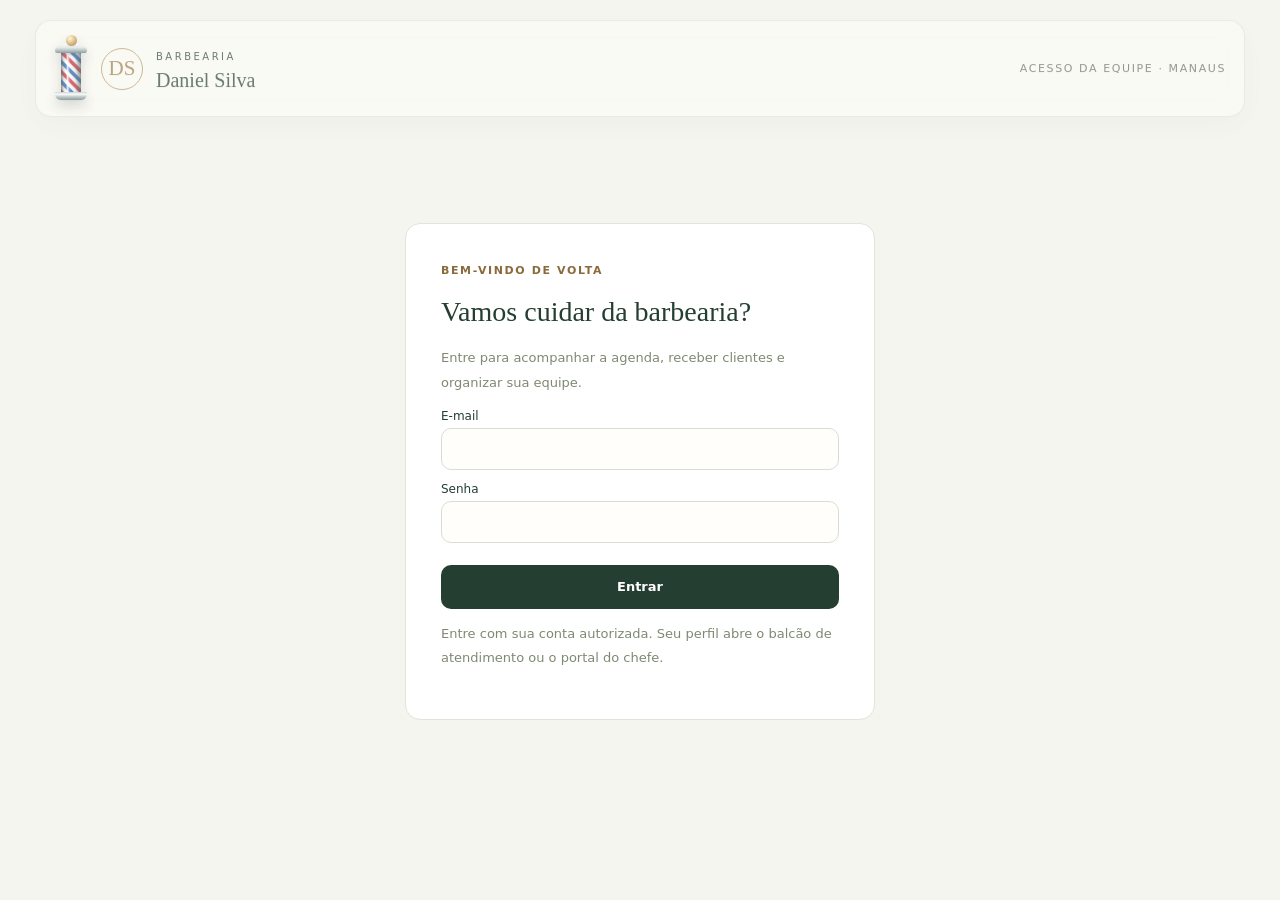
<file: atendimentos.html>
<!doctype html><html lang="pt-BR"><meta charset="utf-8"><meta http-equiv="Content-Security-Policy" content="default-src 'self'; object-src 'none'; base-uri 'self'"><meta name="viewport" content="width=device-width,initial-scale=1"><meta name="color-scheme" content="only light"><meta http-equiv="refresh" content="0;url=admin.html#atendimentos"><title>Atendimentos · Barbearia Daniel Silva</title><body style="font:16px system-ui,sans-serif;background:#f5f3ed;color:#18392c;padding:32px 16px"><p>Os atendimentos agora ficam no painel da equipe. <a href="admin.html#atendimentos">Abrir Atendimentos</a></p></body></html>
</file>
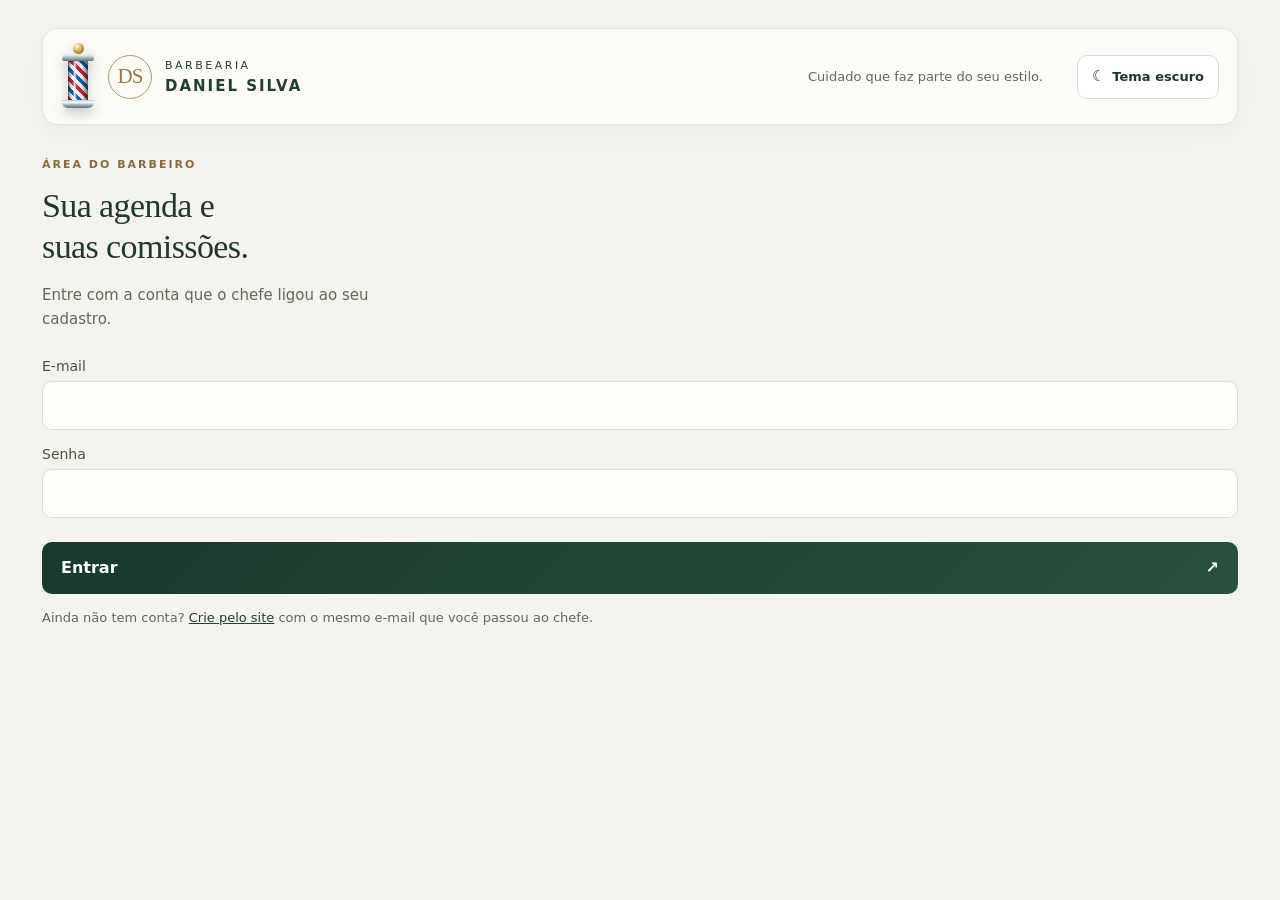
<file: barbeiro.html>
<!doctype html><html lang="pt-BR"><meta charset="utf-8"><meta http-equiv="Content-Security-Policy" content="default-src 'self'; script-src 'self' https://challenges.cloudflare.com; frame-src https://challenges.cloudflare.com; style-src 'self' 'unsafe-inline' https://fonts.googleapis.com; font-src 'self' https://fonts.gstatic.com; img-src 'self' data: blob: https:; connect-src 'self' https://*.supabase.co; object-src 'none'; base-uri 'self'; form-action 'self'"><meta name="viewport" content="width=device-width,initial-scale=1"><meta name="color-scheme" content="only light"><link rel="manifest" href="manifest.webmanifest"><meta name="theme-color" content="#18392c"><link rel="icon" href="icones/icone-192.png"><link rel="apple-touch-icon" href="icones/icone-180.png"><meta name="apple-mobile-web-app-title" content="Barbearia"><meta name="mobile-web-app-capable" content="yes"><meta name="apple-mobile-web-app-capable" content="yes"><title>Área do barbeiro · Barbearia Daniel Silva</title><link rel="stylesheet" href="admin.css?v=services-64"><link rel="preconnect" href="https://fonts.googleapis.com"><link rel="preconnect" href="https://fonts.gstatic.com" crossorigin><link rel="stylesheet" href="https://fonts.googleapis.com/css2?family=DM+Sans:wght@400;500;600;700&amp;family=Playfair+Display:ital,wght@0,500;0,600;1,500&amp;display=swap"><link rel="stylesheet" href="customer.css?v=services-64"><link rel="stylesheet" href="pole.css?v=services-64"><link rel="stylesheet" href="polish.css?v=services-64"><link rel="stylesheet" href="design.css?v=services-64"><link rel="stylesheet" href="barber-growth.css?v=acerto-1"><script src="tema.js?v=services-64"></script><body class="customer-page"><main><header class="customer-header"><a class="entry-brand" href="./"><span class="barber-pole" aria-hidden="true"><i></i></span><span class="brand-seal" aria-hidden="true">DS</span><span>BARBEARIA<strong>DANIEL SILVA</strong></span></a><span class="header-caption">Cuidado que faz parte do seu estilo.</span></header>
<section id="barberlogin" class="entry-form"><span class="entry-eyebrow">ÁREA DO BARBEIRO</span><h2>Sua agenda e<br>suas comissões.</h2><p class="entry-description">Entre com a conta que o chefe ligou ao seu cadastro.</p>
<form id="clientlogin"><label>E-mail<input id="loginemail" type="email" autocomplete="username" required></label><label>Senha<input id="loginpassword" type="password" autocomplete="current-password" required></label><button class="entry-submit">Entrar <span aria-hidden="true">↗</span></button></form>
<p class="help">Ainda não tem conta? <a href="./#cadastro">Crie pelo site</a> com o mesmo e-mail que você passou ao chefe.</p></section>
<section id="barberarea" hidden><div class="row"><h2 id="barbername">Minha agenda</h2><button id="barberlogout" type="button">Sair</button></div>
<section class="barber-updates"><h3>Novidades <span id="updatesbadge" class="updates-badge" hidden></span></h3><p class="help">Toque na lista para marcar como vistas.</p><div id="updateslist"></div><p id="updatesempty" class="help" hidden>Nenhum agendamento ou cancelamento nos últimos 7 dias.</p></section>
<div class="barber-daynav"><button id="barberprev" type="button" aria-label="Dia anterior">‹</button><label>Dia<input id="barberday" type="date"></label><button id="barbertoday" type="button">Hoje</button><button id="barbernext" type="button" aria-label="Próximo dia">›</button></div><p id="barbercount" class="barber-count" role="status"></p>
<div id="barberday-list" class="my-bookings"></div><p id="barberempty" class="help" hidden>Nenhum cliente marcado neste dia.</p>
<h2>Minhas comissões</h2><div class="barber-filters"><label>De<input id="barberstart" type="date"></label><label>Até<input id="barberend" type="date"></label><button id="barberrefresh" type="button">Atualizar</button></div>
<div id="barbermetrics" class="metrics"></div><p class="help">Contam os atendimentos já pagos. Valores calculados pela sua porcentagem de comissão cadastrada pelo chefe.</p></section>
<p id="barberstatus" class="help" role="status"></p></main>
<script src="demo-mock.js?v=calendario-1"></script><script src="demo-baixas.js?v=acerto-1"></script><script src="config.js?v=services-64"></script>
<script src="api.js?v=services-64"></script>
<script src="customer-auth.js?v=services-64"></script>
<script src="whatsapp.js?v=services-64"></script><script src="barbeiro.js?v=services-64"></script><script src="barber-growth.js?v=acerto-1"></script>
<script src="update-check.js?v=services-64" data-version="services-64"></script></body></html>
</file>
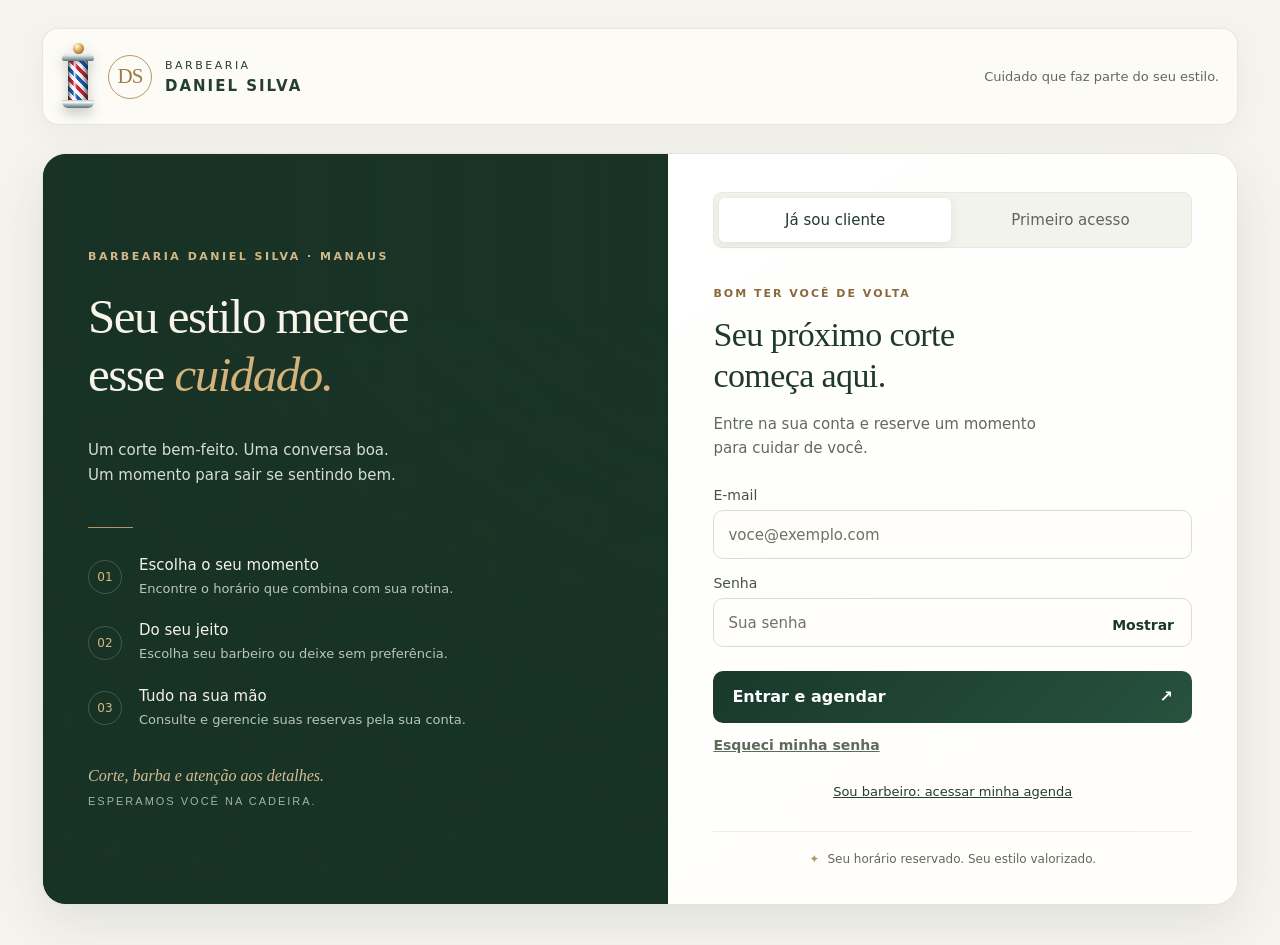
<file: conta.html>
<!doctype html><html lang="pt-BR"><meta charset="utf-8"><meta http-equiv="Content-Security-Policy" content="default-src 'self'; script-src 'self' https://challenges.cloudflare.com; frame-src https://challenges.cloudflare.com; style-src 'self' 'unsafe-inline' https://fonts.googleapis.com; font-src 'self' https://fonts.gstatic.com; img-src 'self' data: blob: https:; connect-src 'self' https://*.supabase.co; object-src 'none'; base-uri 'self'; form-action 'self'"><meta name="viewport" content="width=device-width,initial-scale=1"><meta name="color-scheme" content="only light"><link rel="manifest" href="manifest.webmanifest"><meta name="theme-color" content="#18392c"><link rel="icon" href="icones/icone-192.png"><link rel="apple-touch-icon" href="icones/icone-180.png"><meta name="apple-mobile-web-app-title" content="Barbearia"><meta name="mobile-web-app-capable" content="yes"><meta name="apple-mobile-web-app-capable" content="yes"><title>Minha conta · Barbearia Daniel Silva</title><link rel="stylesheet" href="admin.css?v=services-64"><link rel="preconnect" href="https://fonts.googleapis.com"><link rel="preconnect" href="https://fonts.gstatic.com" crossorigin><link rel="stylesheet" href="https://fonts.googleapis.com/css2?family=DM+Sans:wght@400;500;600;700&amp;family=Playfair+Display:ital,wght@0,500;0,600;1,500&amp;display=swap"><link rel="stylesheet" href="customer.css?v=services-64"><link rel="stylesheet" href="pole.css?v=services-64"><link rel="stylesheet" href="polish.css?v=services-64"><link rel="stylesheet" href="design.css?v=services-64"><link rel="stylesheet" href="review.css?v=growth-1"><body class="customer-page"><main><header class="customer-header"><a class="entry-brand" href="./"><span class="barber-pole" aria-hidden="true"><i></i></span><span class="brand-seal" aria-hidden="true">DS</span><span>BARBEARIA<strong>DANIEL SILVA</strong></span></a><span class="header-caption">Cuidado que faz parte do seu estilo.</span></header><p id="accountstatus" role="status" tabindex="-1"></p><section id="autharea" class="entry-layout"><aside class="entry-story"><div class="story-photo" aria-hidden="true"></div><div class="story-content"><span class="story-kicker">BARBEARIA DANIEL SILVA · MANAUS</span><h1>Seu estilo merece<br>esse <em>cuidado.</em></h1><p>Um corte bem-feito. Uma conversa boa.<br>Um momento para sair se sentindo bem.</p><div class="story-divider"></div><ul class="story-benefits"><li><span aria-hidden="true">01</span><div><strong>Escolha o seu momento</strong><small>Encontre o horário que combina com sua rotina.</small></div></li><li><span aria-hidden="true">02</span><div><strong>Do seu jeito</strong><small>Escolha seu barbeiro ou deixe sem preferência.</small></div></li><li><span aria-hidden="true">03</span><div><strong>Tudo na sua mão</strong><small>Consulte e gerencie suas reservas pela sua conta.</small></div></li></ul><div class="story-signature">Corte, barba e atenção aos detalhes.<span>ESPERAMOS VOCÊ NA CADEIRA.</span></div></div></aside><div class="entry-card"><div class="entry-tabs" role="tablist" aria-label="Acesso do cliente"><button id="entrylogin" type="button" role="tab" aria-controls="entrar" aria-selected="true">Já sou cliente</button><button id="entrysignup" type="button" role="tab" aria-controls="cadastro" aria-selected="false" tabindex="-1">Primeiro acesso</button></div><section id="entrar" class="entry-form" role="tabpanel" aria-labelledby="entrylogin"><span class="entry-eyebrow">BOM TER VOCÊ DE VOLTA</span><h2>Seu próximo corte<br>começa aqui.</h2><p class="entry-description">Entre na sua conta e reserve um momento para cuidar de você.</p><form id="clientlogin"><label>E-mail<input id="loginemail" placeholder="voce@exemplo.com" type="email" autocomplete="username" required></label><label>Senha<input id="loginpassword" placeholder="Sua senha" type="password" autocomplete="current-password" required></label><button class="entry-submit">Entrar e agendar <span aria-hidden="true">↗</span></button></form><button id="forgot" class="text-button">Esqueci minha senha</button><p class="help barber-link"><a href="barbeiro.html">Sou barbeiro: acessar minha agenda</a></p></section><section id="cadastro" class="entry-form" role="tabpanel" aria-labelledby="entrysignup" hidden><span class="entry-eyebrow">SEU PRIMEIRO PASSO</span><h2>Um novo visual.<br>Um tempo só seu.</h2><p class="entry-description">Crie sua conta para escolher seu corte, seu barbeiro e o melhor horário para você.</p><form id="clientsignup"><label>Nome<input id="signupname" placeholder="Como podemos chamar você?" maxlength="80" autocomplete="name" required></label><label>E-mail<input id="signupemail" placeholder="voce@exemplo.com" type="email" autocomplete="email" required></label><label>Celular com DDD<input id="signupphone" placeholder="(92) 99999-9999" type="tel" maxlength="30" autocomplete="tel" required></label><label>Senha (mínimo de 8 caracteres)<input id="signuppassword" type="password" minlength="8" autocomplete="new-password" required></label><label>Repita a senha<input id="signuprepeat" type="password" minlength="8" autocomplete="new-password" required></label><label class="consent"><input id="signupwhatsapp" type="checkbox"> Desejo receber avisos de agendamento, alteração e cancelamento pelo WhatsApp quando o serviço estiver disponível.</label><p class="help">Ao criar sua conta, você concorda com os <a href="privacidade.html">Termos de uso e a Política de privacidade</a>.</p><button class="entry-submit">Criar conta e agendar <span aria-hidden="true">↗</span></button></form><p class="help">Se for solicitada confirmação, abra o link enviado ao seu e-mail para ativar a conta.</p></section><div class="entry-card-footer"><span aria-hidden="true">✦</span> Seu horário reservado. Seu estilo valorizado.</div></div></section><section id="recovery" hidden><h2>Definir nova senha</h2><form id="resetpassword"><label>Nova senha<input id="newpassword" type="password" minlength="8" required autocomplete="new-password"></label><button>Salvar nova senha</button></form></section><section id="myarea" hidden><div class="row"><h2>Meus agendamentos</h2><div><a href="agendar.html">+ Novo agendamento</a> <button id="clientlogout">Sair</button></div></div><p id="welcome"></p><div id="loyaltycard" class="loyalty-card" hidden></div><p class="help">Você pode cancelar ou alterar dia, horário e barbeiro até 1 hora antes do atendimento. O serviço e o valor da reserva são mantidos na alteração.</p><button id="reloadmine">Atualizar reservas</button><div id="mybookings" class="my-bookings"></div><p id="myempty" hidden>Você ainda não tem agendamentos nesta conta.</p><details><summary>Já agendei antes de criar a conta</summary><p>Vincule sua reserva com o código e o celular usados no agendamento. Reservas antigas não são associadas automaticamente por nome ou telefone.</p><form id="claimform"><label>Código da reserva<input id="claimcode" required maxlength="36" autocomplete="off"></label><label>Celular original<input id="claimphone" type="tel" required maxlength="30"></label><button>Vincular reserva</button></form></details><details><summary>Meus dados</summary><form id="profileform"><label>Nome<input id="profilename" required maxlength="80" autocomplete="name"></label><label>E-mail<input id="profileemail" type="email" readonly></label><label>Celular<input id="profilephone" type="tel" required maxlength="30" autocomplete="tel"></label><label class="consent"><input id="profilewhatsapp" type="checkbox"> Desejo receber avisos de minhas reservas pelo WhatsApp quando o serviço estiver disponível.</label><button>Salvar meus dados</button></form><p class="help"><a href="privacidade.html">Termos de uso e privacidade</a> · Você pode excluir sua conta e seus dados a qualquer momento.</p><button id="deleteaccount" type="button" class="delete-account">Excluir minha conta</button></details></section><section id="editarea" class="edit-booking" hidden><h2>Alterar agendamento</h2><p id="editdescription"></p><form id="changeform"><label>Nova data de Manaus<input id="changedate" type="date" required></label><label>Barbeiro<select id="changebarber" required></select></label><label>Novo horário<select id="changetime" required><option value="">Escolha data e barbeiro</option></select></label><p id="changestatus" role="status"></p><button id="savechange" disabled>Confirmar alteração</button> <button id="closechange" type="button">Voltar</button></form></section></main><script src="demo-mock.js?v=calendario-1"></script><script src="config.js?v=services-64"></script><script src="api.js?v=services-64"></script><script src="customer-auth.js?v=services-64"></script><script src="entry-ui.js?v=services-64"></script><script src="review.js?v=growth-1"></script><script src="account.js?v=growth-1"></script><script src="update-check.js?v=services-64" data-version="services-64"></script></body></html>
</file>
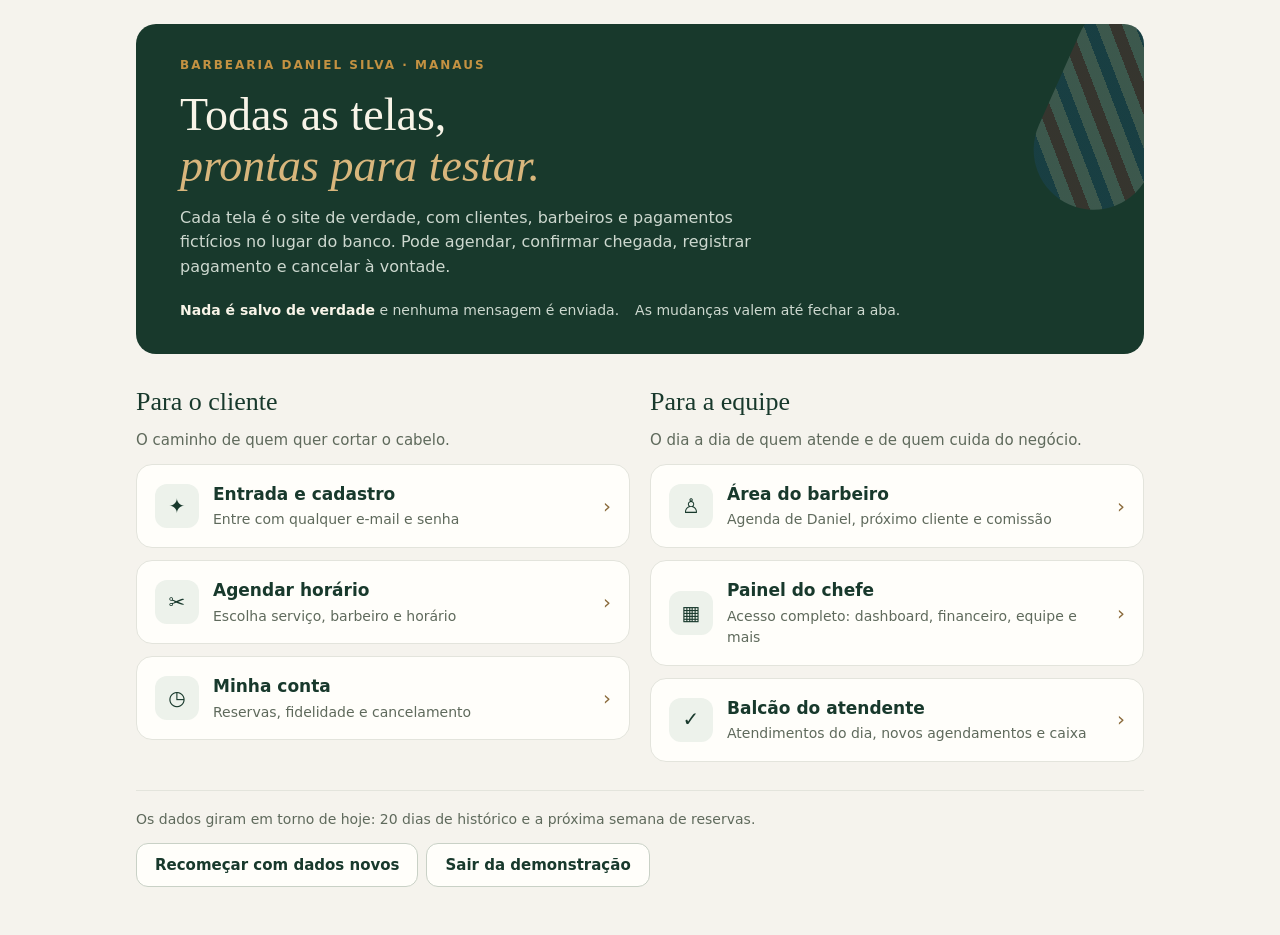
<file: demo.html>
<!doctype html>
<html lang="pt-BR">
<meta charset="utf-8"><meta http-equiv="Content-Security-Policy" content="default-src 'self'; script-src 'self'; style-src 'self' 'unsafe-inline' https://fonts.googleapis.com; font-src https://fonts.gstatic.com; img-src 'self' data:; connect-src 'self'; object-src 'none'; base-uri 'self'; form-action 'self'">
<meta name="viewport" content="width=device-width,initial-scale=1,viewport-fit=cover"><meta name="color-scheme" content="only light"><meta name="theme-color" content="#18392c"><meta name="robots" content="noindex"><link rel="icon" href="icones/icone-192.png">
<title>Demonstração · Barbearia Daniel Silva</title>
<link rel="stylesheet" href="https://fonts.googleapis.com/css2?family=DM+Sans:wght@400;500;600;700&family=Playfair+Display:ital,wght@0,500;1,500&display=swap">
<style>
/* Layout: cabeçalho verde da barbearia e duas colunas de telas (cliente / equipe). Visual único, claro, igual ao site. */
:root{
 --green:#18392c;--green-2:#28513e;--gold:#c49242;--gold-ink:#8a6a3a;--paper:#fffefa;--cream:#f5f3ed;--ink:#172820;--muted:#5f6a5c;--line:#e3e4dc;--on-green:#f8f4e8;--on-green-muted:#cdd8cf;
 --display:'Playfair Display',Georgia,serif;--body:'DM Sans',system-ui,-apple-system,sans-serif;
 color-scheme:light}
body{margin:0;background:var(--cream);color:var(--ink);font:16px/1.55 var(--body)}
.wrap{max-width:1040px;margin:0 auto;padding-left:max(16px,env(safe-area-inset-left,0px));padding-right:max(16px,env(safe-area-inset-right,0px));padding-block:24px 48px}
.hero{background:var(--green);color:var(--on-green);border-radius:20px;padding:32px clamp(20px,4vw,44px);display:grid;gap:14px;position:relative;overflow:hidden}
.hero:after{content:"";position:absolute;right:-30px;top:-30px;width:120px;height:220px;transform:rotate(24deg);background:repeating-linear-gradient(45deg,#d1203a 0 12px,#fbfbf8 12px 24px,#1c5cb8 24px 36px,#fbfbf8 36px 48px);opacity:.16;border-radius:60px}
.eyebrow{font-size:12px;letter-spacing:2px;font-weight:700;text-transform:uppercase;color:var(--gold)}
h1{font:500 clamp(32px,5vw,46px)/1.12 var(--display);margin:0;text-wrap:balance;max-width:18ch}
h1 em{color:#d8b67c}
.hero>*{position:relative;z-index:1}
@media(max-width:600px){.hero:after{right:-70px;top:-50px;opacity:.1}}
.hero p{margin:0;max-width:60ch;color:var(--on-green-muted)}
.notice{display:flex;flex-wrap:wrap;gap:8px 16px;align-items:center;margin-top:6px;font-size:14px;color:var(--on-green-muted)}
.notice b{color:var(--on-green)}
.groups{display:grid;grid-template-columns:repeat(auto-fit,minmax(300px,1fr));gap:20px;margin-top:24px}
.group{display:grid;gap:12px;align-content:start}
.group h2{font:500 26px/1.2 var(--display);margin:8px 0 0;color:var(--green)}
.group>p{margin:0;color:var(--muted);font-size:15px}
.screen{display:grid;grid-template-columns:44px minmax(0,1fr) auto;gap:14px;align-items:center;padding:16px 18px;background:var(--paper);border:1px solid var(--line);border-radius:16px;color:inherit;text-decoration:none;transition:border-color .18s,transform .18s,box-shadow .18s}
.screen:hover{border-color:var(--gold);transform:translateY(-2px);box-shadow:0 12px 28px #18392c14}
.screen:focus-visible{outline:3px solid var(--gold);outline-offset:3px}
.icon{width:44px;height:44px;border-radius:12px;display:grid;place-items:center;background:#edf2eb;color:var(--green);font-size:20px}
.screen strong{display:block;font-size:17px;color:var(--green)}
.screen span.try{display:block;font-size:14px;color:var(--muted);margin-top:2px}
.arrow{color:var(--gold-ink);font-size:20px}
.foot{display:flex;flex-wrap:wrap;gap:12px;align-items:center;justify-content:space-between;margin-top:28px;padding-top:18px;border-top:1px solid var(--line);font-size:14px;color:var(--muted)}
*{box-sizing:border-box}
.actions{display:flex;flex-wrap:wrap;gap:8px}
.btn{display:inline-flex;align-items:center;font:600 15px var(--body);min-height:44px;padding:0 18px;border-radius:12px;border:1px solid #c9d1c6;background:var(--paper);color:var(--green);text-decoration:none}
.btn:focus-visible{outline:3px solid var(--gold);outline-offset:2px}
@media(prefers-reduced-motion:reduce){.screen{transition:none}.screen:hover{transform:none}}
</style>
<body>
<div class="wrap">
 <header class="hero">
  <span class="eyebrow">Barbearia Daniel Silva · Manaus</span>
  <h1>Todas as telas, <em>prontas para testar.</em></h1>
  <p>Cada tela é o site de verdade, com clientes, barbeiros e pagamentos fictícios no lugar do banco. Pode agendar, confirmar chegada, registrar pagamento e cancelar à vontade.</p>
  <div class="notice"><span><b>Nada é salvo de verdade</b> e nenhuma mensagem é enviada.</span><span>As mudanças valem até fechar a aba.</span></div>
 </header>

 <div class="groups">
  <section class="group" aria-labelledby="g-cliente">
   <h2 id="g-cliente">Para o cliente</h2>
   <p>O caminho de quem quer cortar o cabelo.</p>
   <a class="screen" href="index.html?demo"><span class="icon" aria-hidden="true">✦</span><span><strong>Entrada e cadastro</strong><span class="try">Entre com qualquer e-mail e senha</span></span><span class="arrow" aria-hidden="true">›</span></a>
   <a class="screen" href="agendar.html?demo"><span class="icon" aria-hidden="true">✂</span><span><strong>Agendar horário</strong><span class="try">Escolha serviço, barbeiro e horário</span></span><span class="arrow" aria-hidden="true">›</span></a>
   <a class="screen" href="conta.html?demo"><span class="icon" aria-hidden="true">◷</span><span><strong>Minha conta</strong><span class="try">Reservas, fidelidade e cancelamento</span></span><span class="arrow" aria-hidden="true">›</span></a>
  </section>
  <section class="group" aria-labelledby="g-equipe">
   <h2 id="g-equipe">Para a equipe</h2>
   <p>O dia a dia de quem atende e de quem cuida do negócio.</p>
   <a class="screen" href="barbeiro.html?demo"><span class="icon" aria-hidden="true">♙</span><span><strong>Área do barbeiro</strong><span class="try">Agenda de Daniel, próximo cliente e comissão</span></span><span class="arrow" aria-hidden="true">›</span></a>
   <a class="screen" href="admin.html?demo=chefe"><span class="icon" aria-hidden="true">▦</span><span><strong>Painel do chefe</strong><span class="try">Acesso completo: dashboard, financeiro, equipe e mais</span></span><span class="arrow" aria-hidden="true">›</span></a>
   <a class="screen" href="admin.html?demo=atendente"><span class="icon" aria-hidden="true">✓</span><span><strong>Balcão do atendente</strong><span class="try">Atendimentos do dia, novos agendamentos e caixa</span></span><span class="arrow" aria-hidden="true">›</span></a>
  </section>
 </div>

 <div class="foot">
  <span>Os dados giram em torno de hoje: 20 dias de histórico e a próxima semana de reservas.</span>
  <span class="actions"><a class="btn" href="demo.html?demo=novo">Recomeçar com dados novos</a><a class="btn" href="demo.html?demo=sair">Sair da demonstração</a></span>
 </div>
</div>

<script src="demo-mock.js?v=calendario-1"></script>
</body>
</html>
</file>
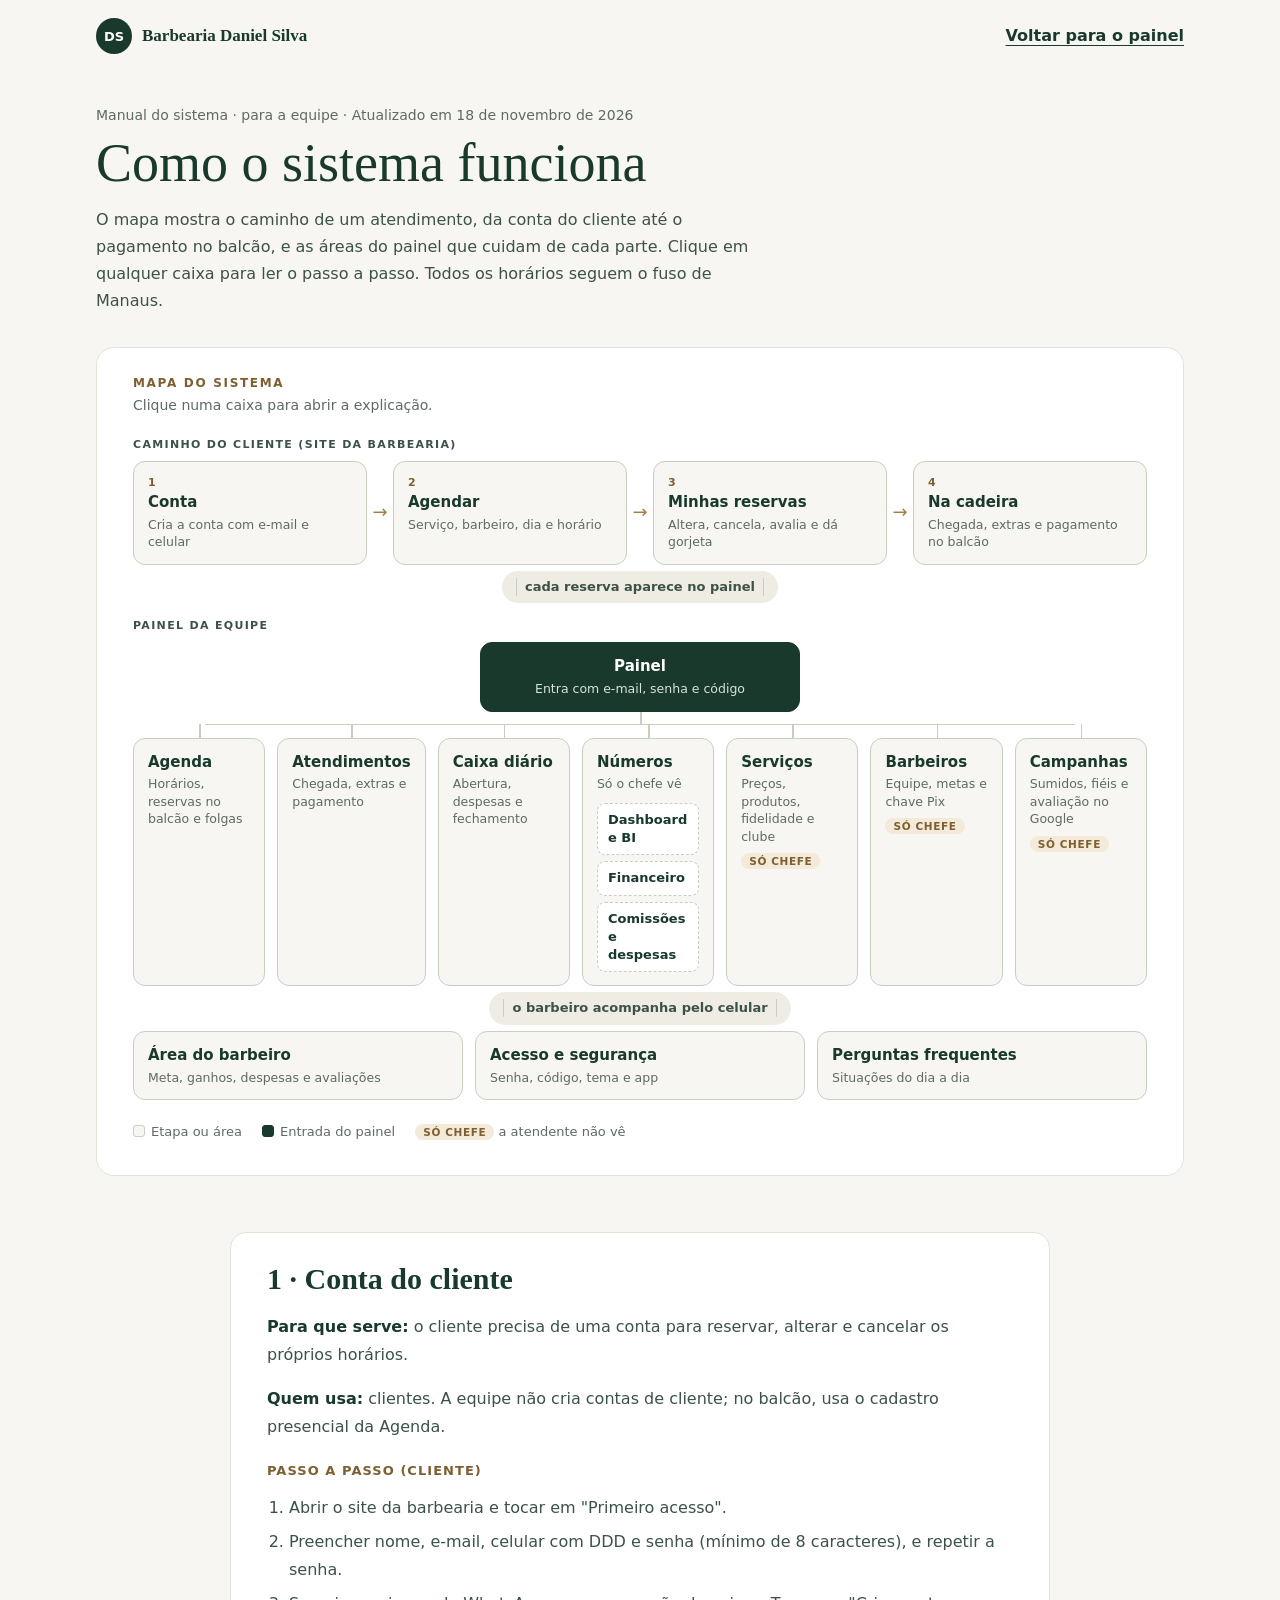
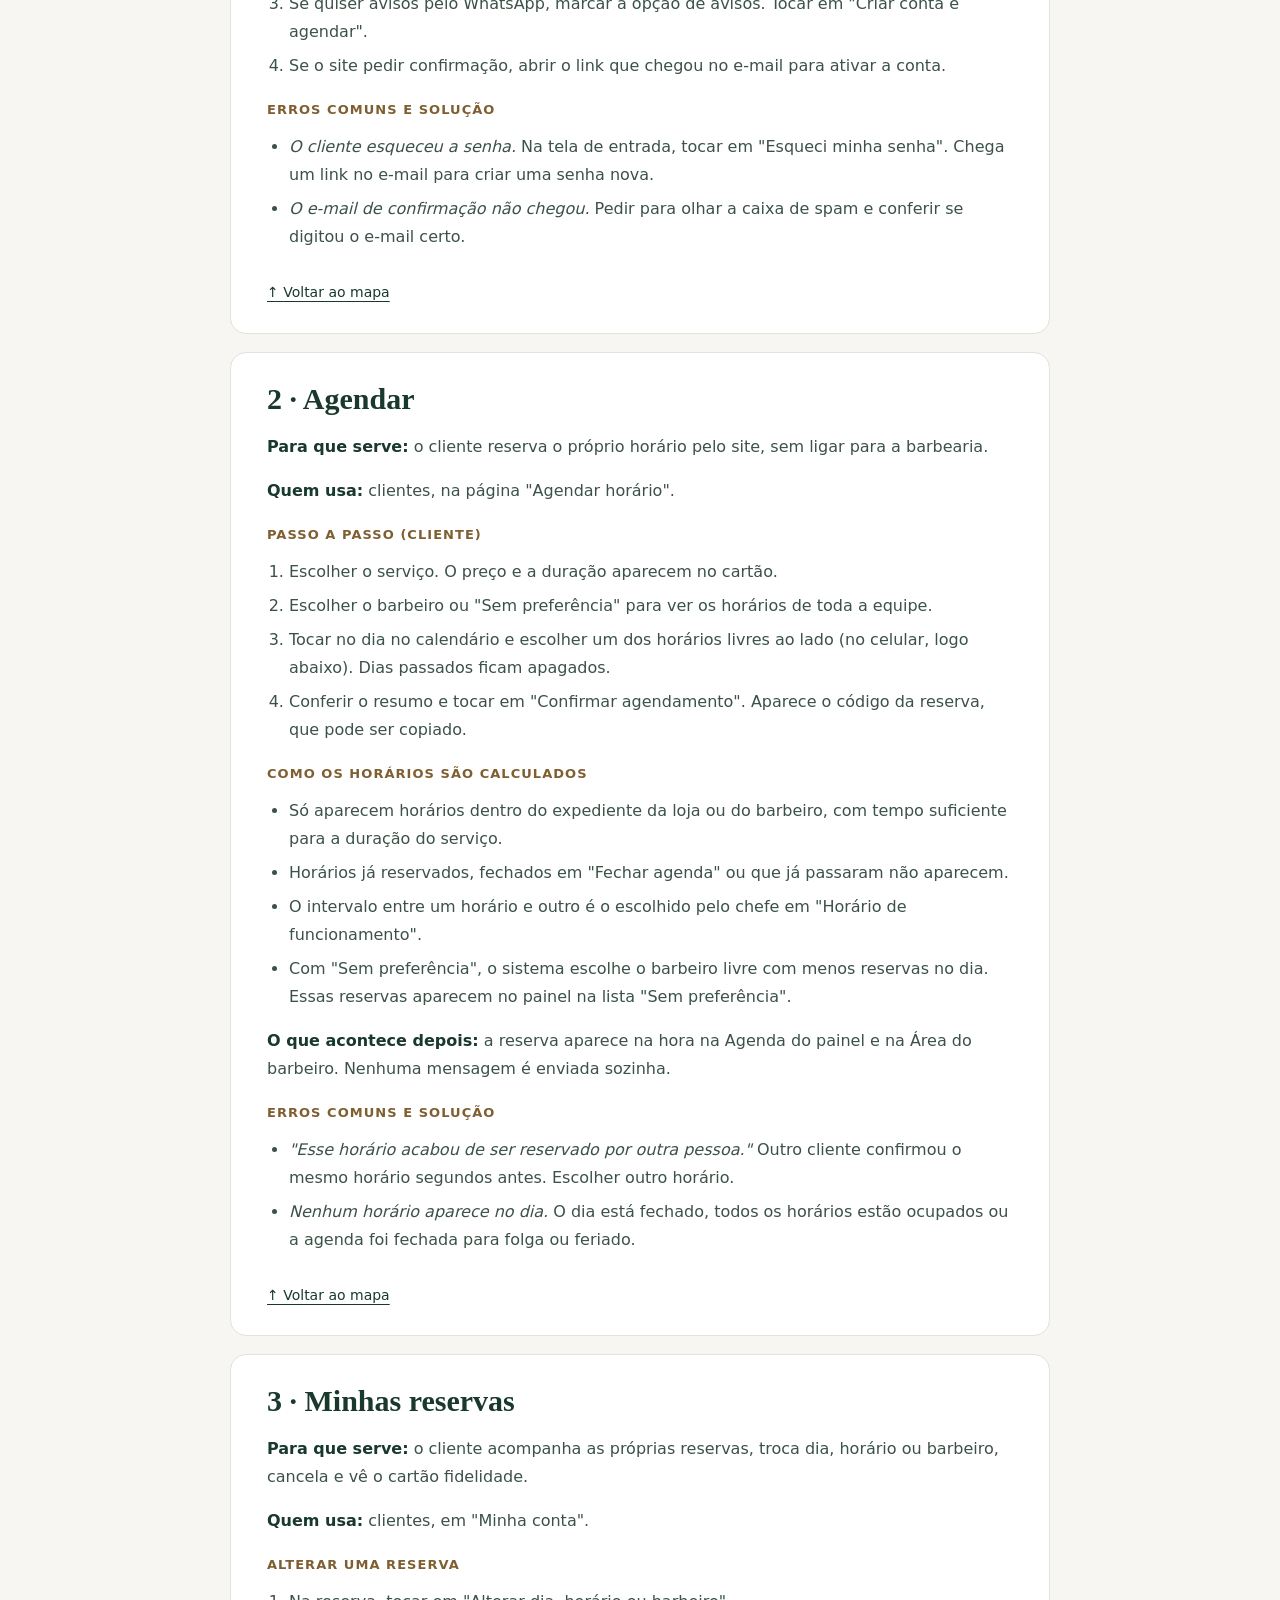
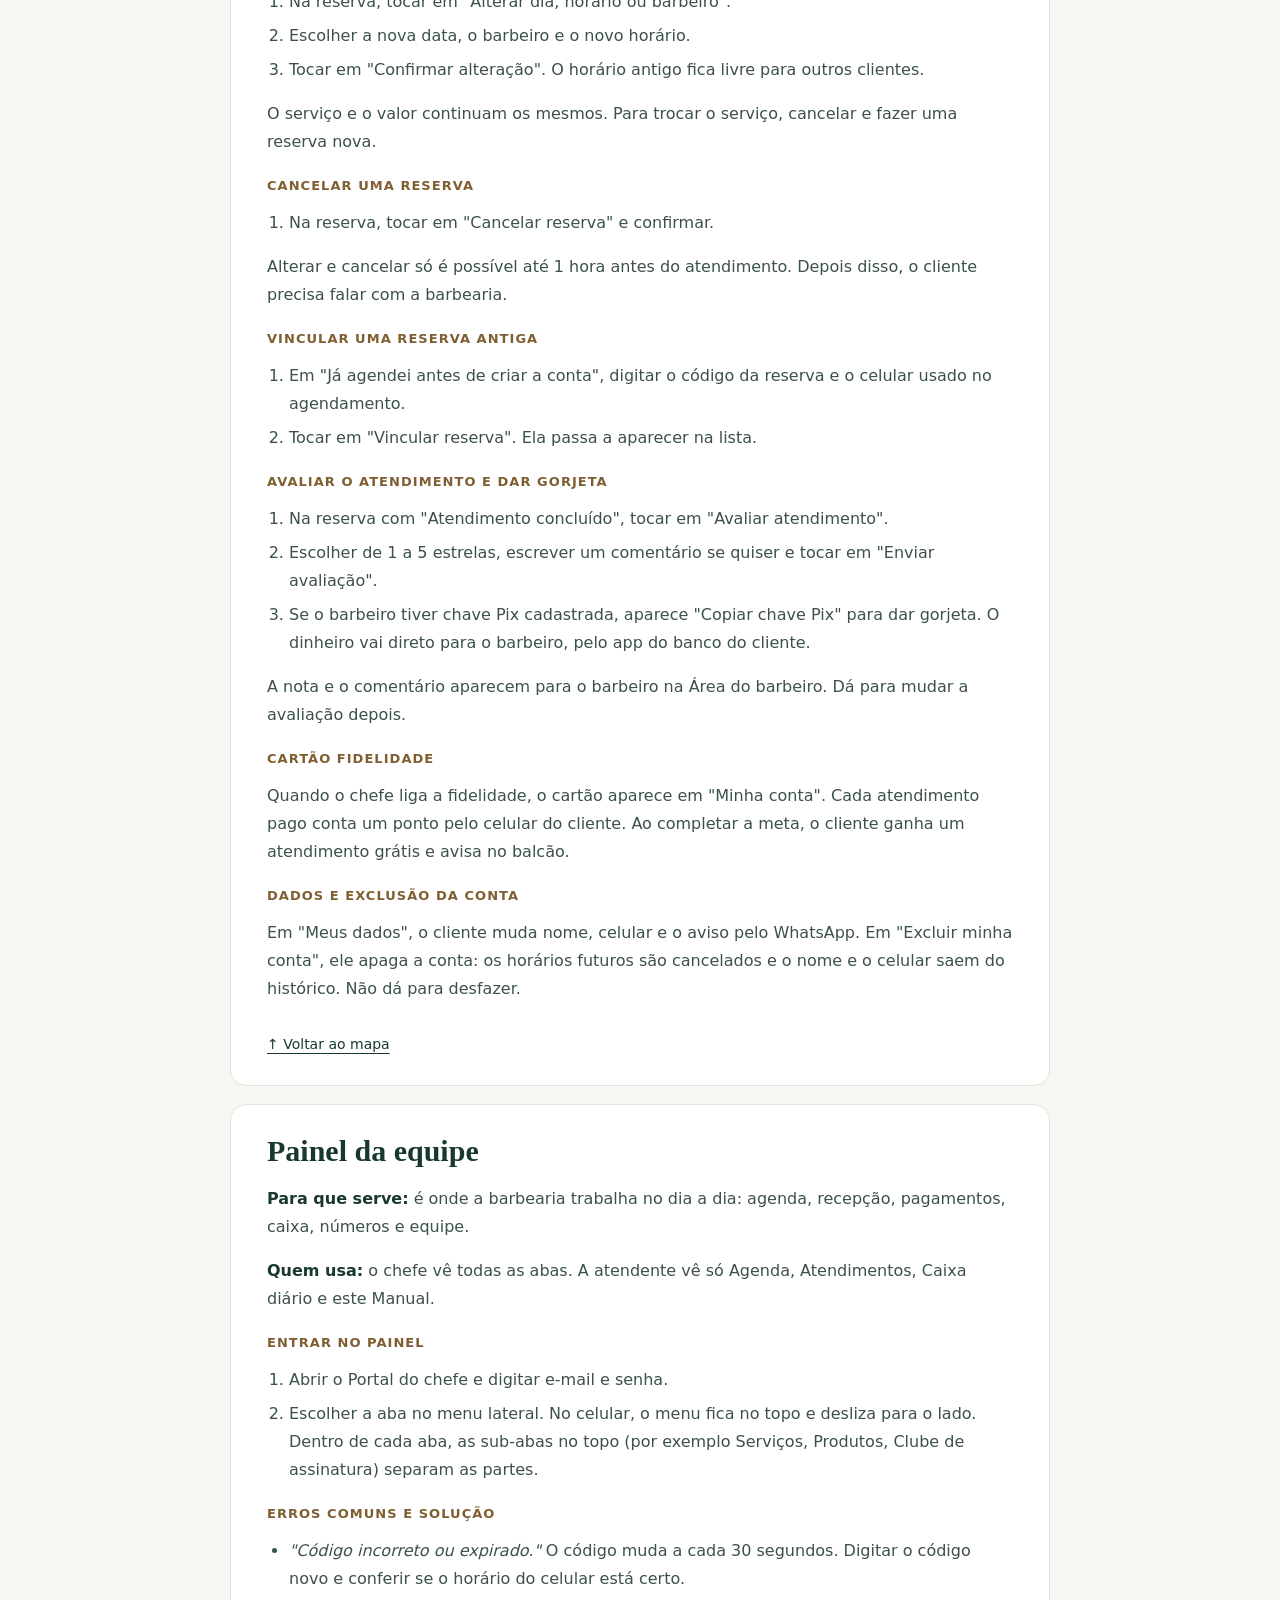
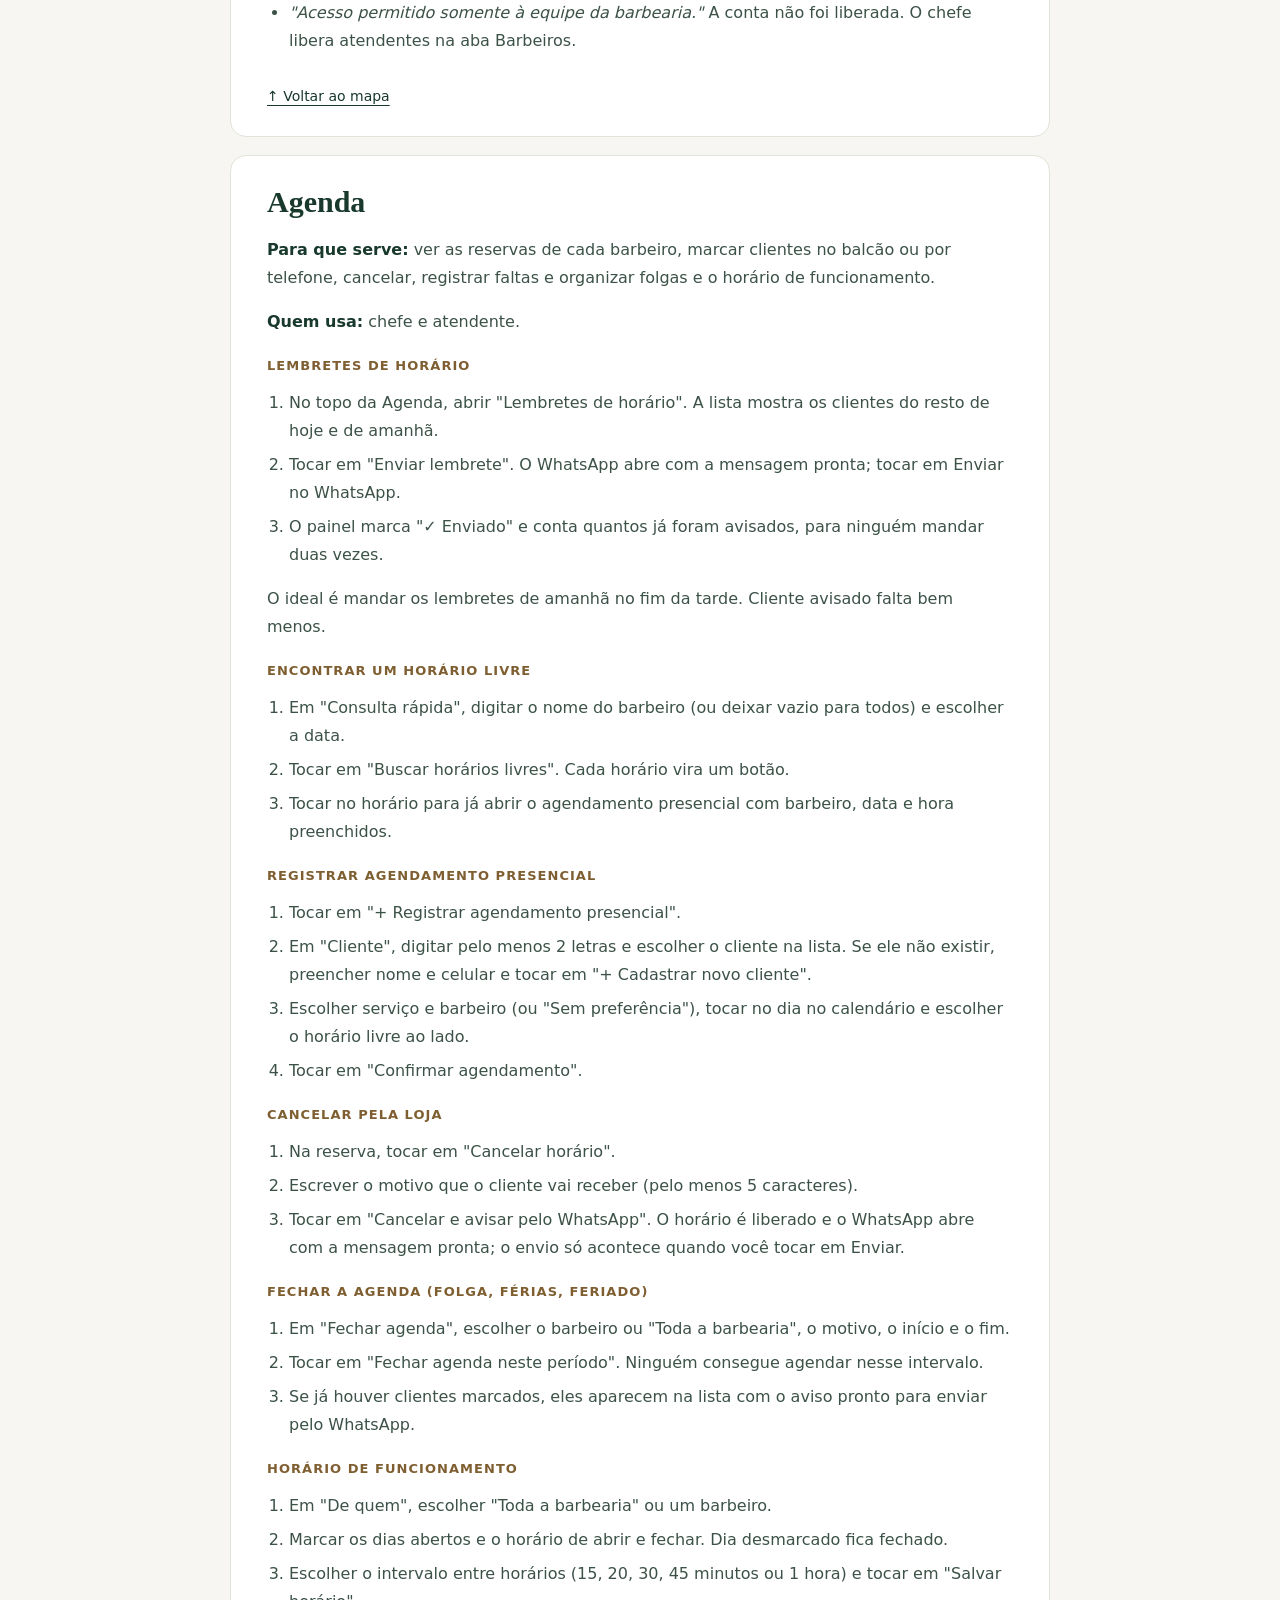
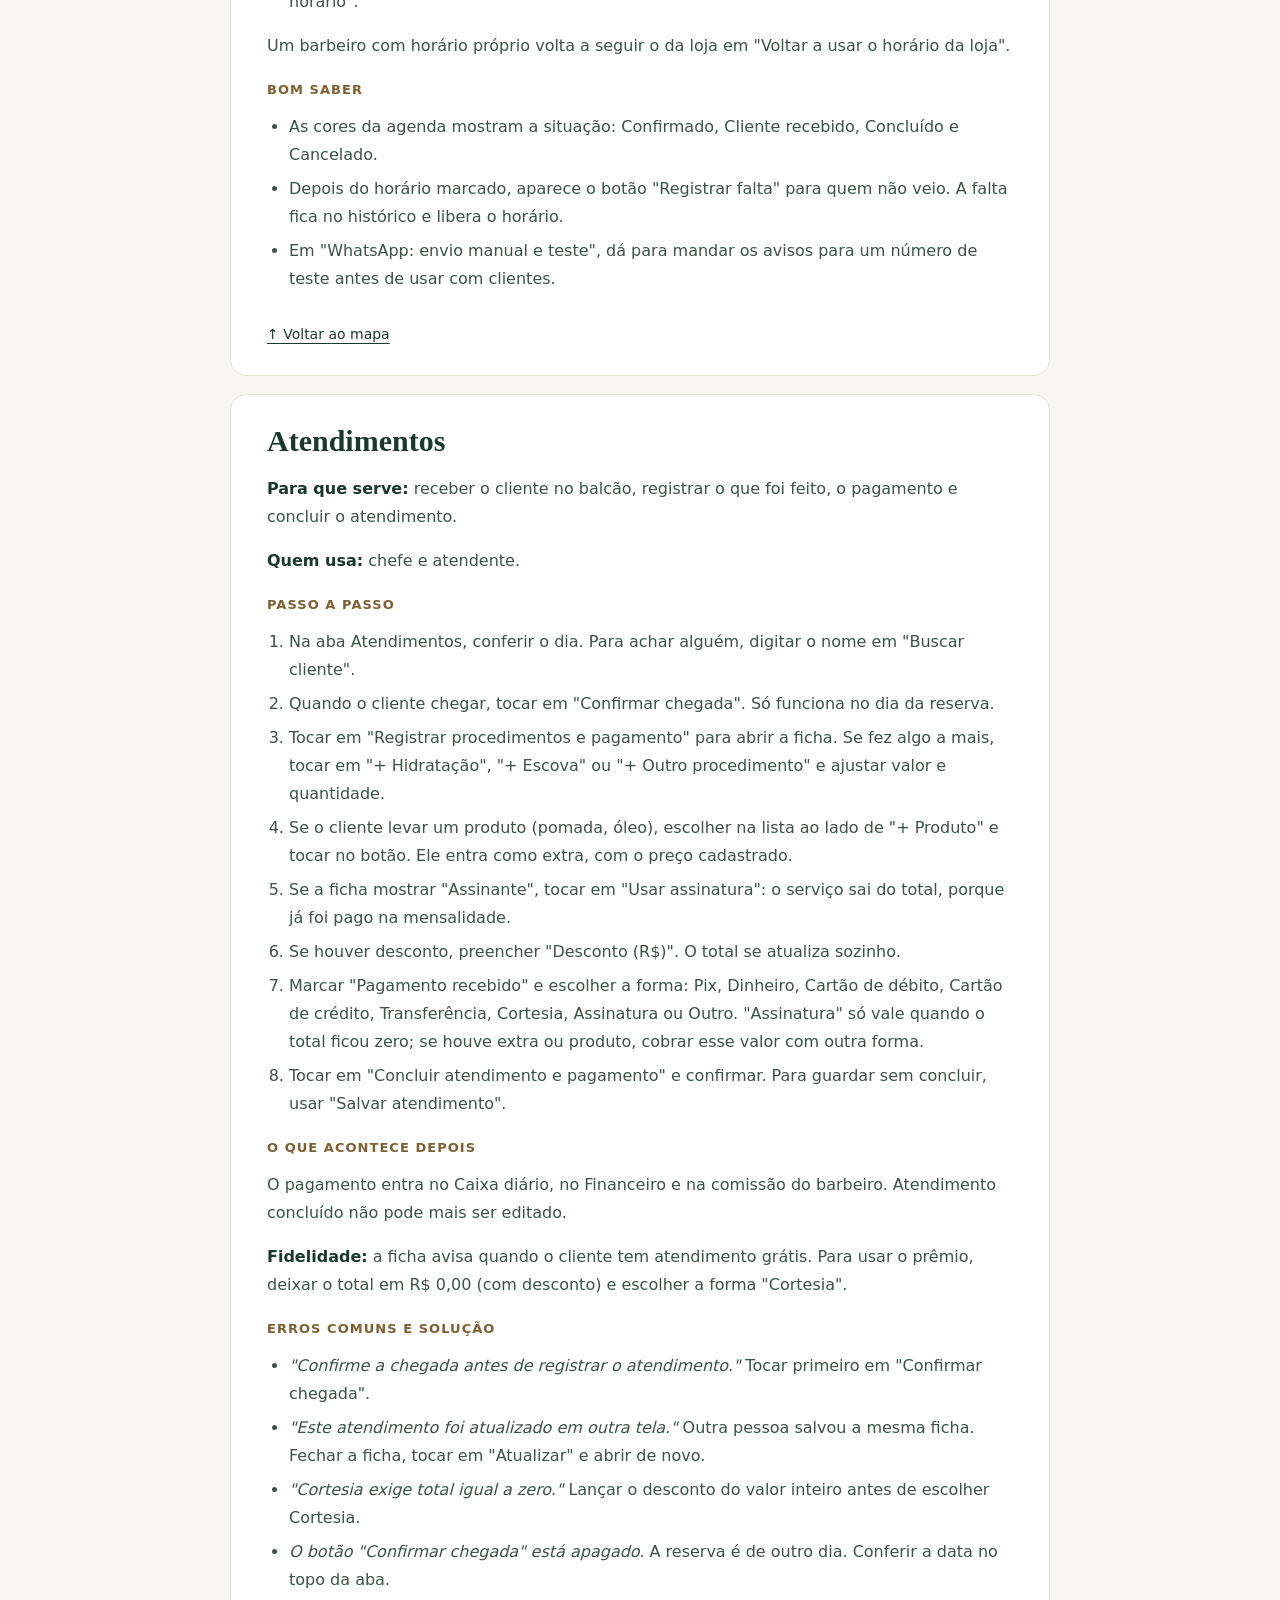
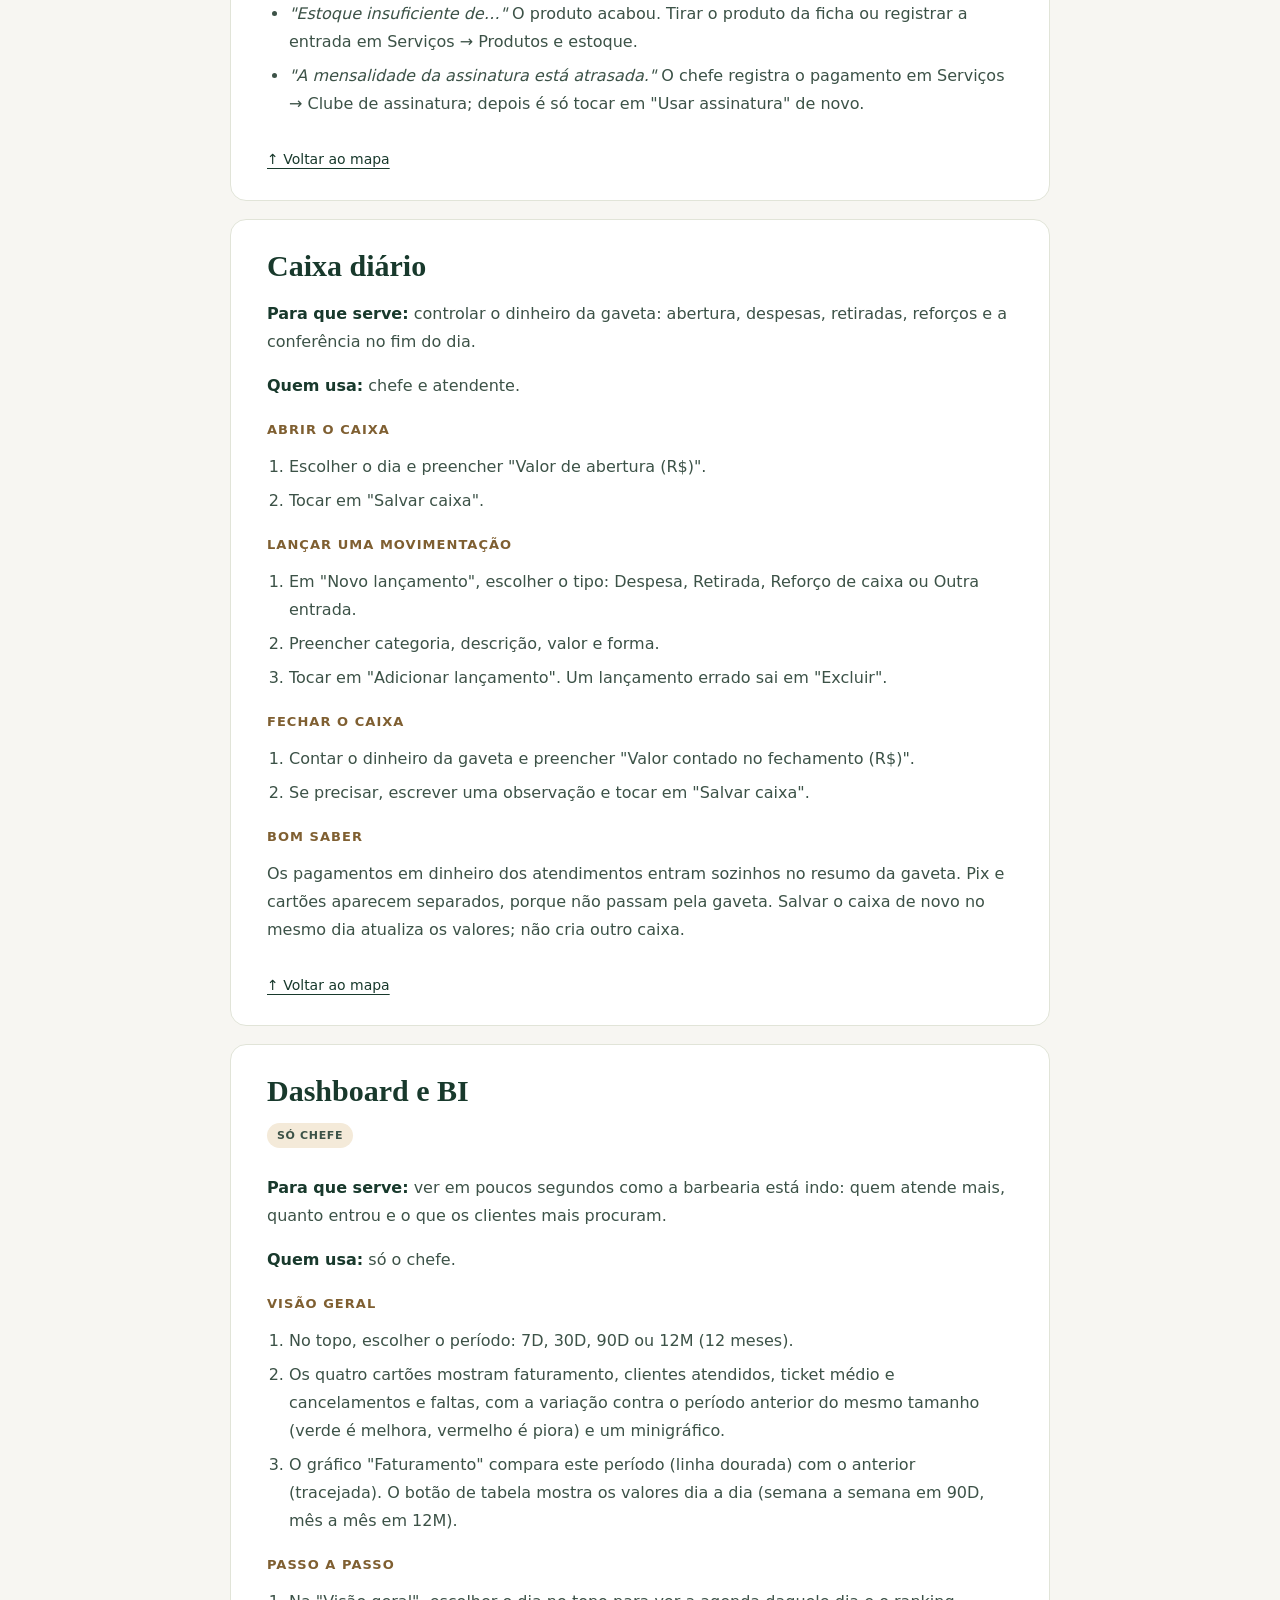
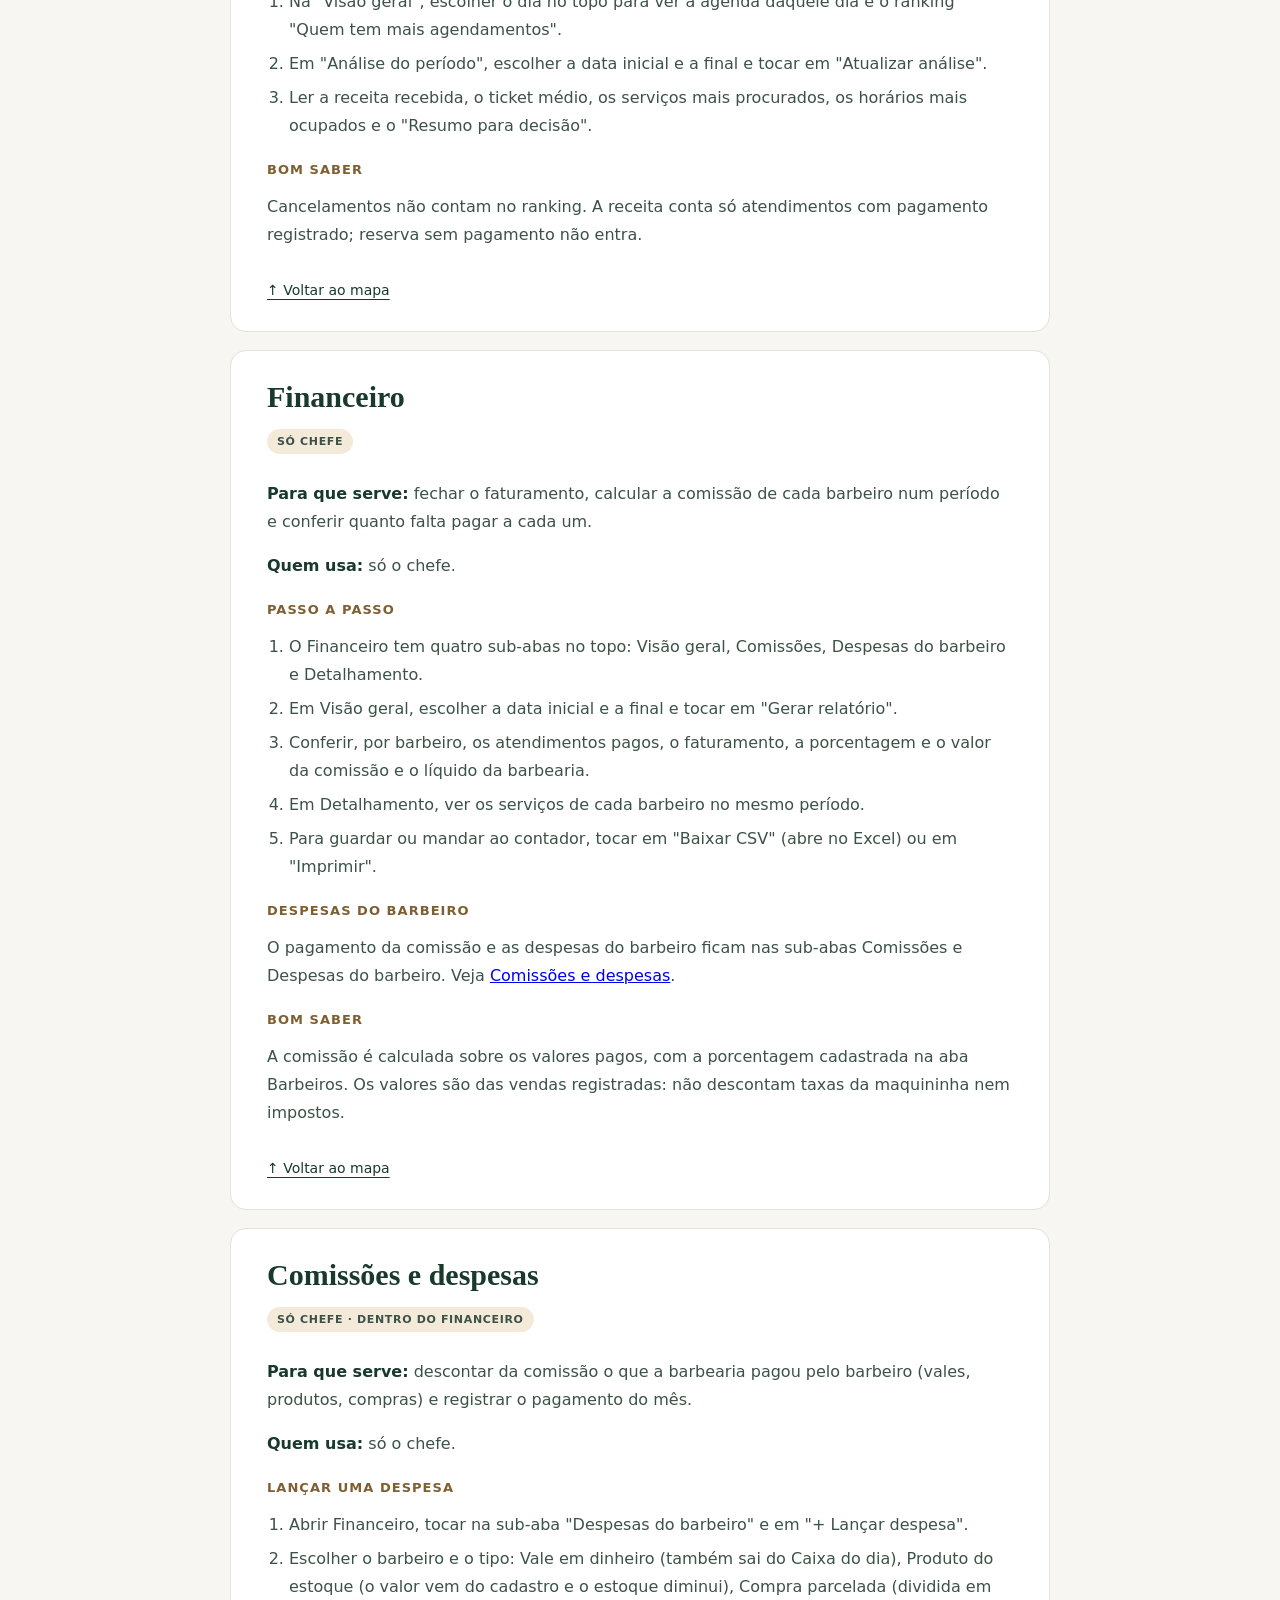
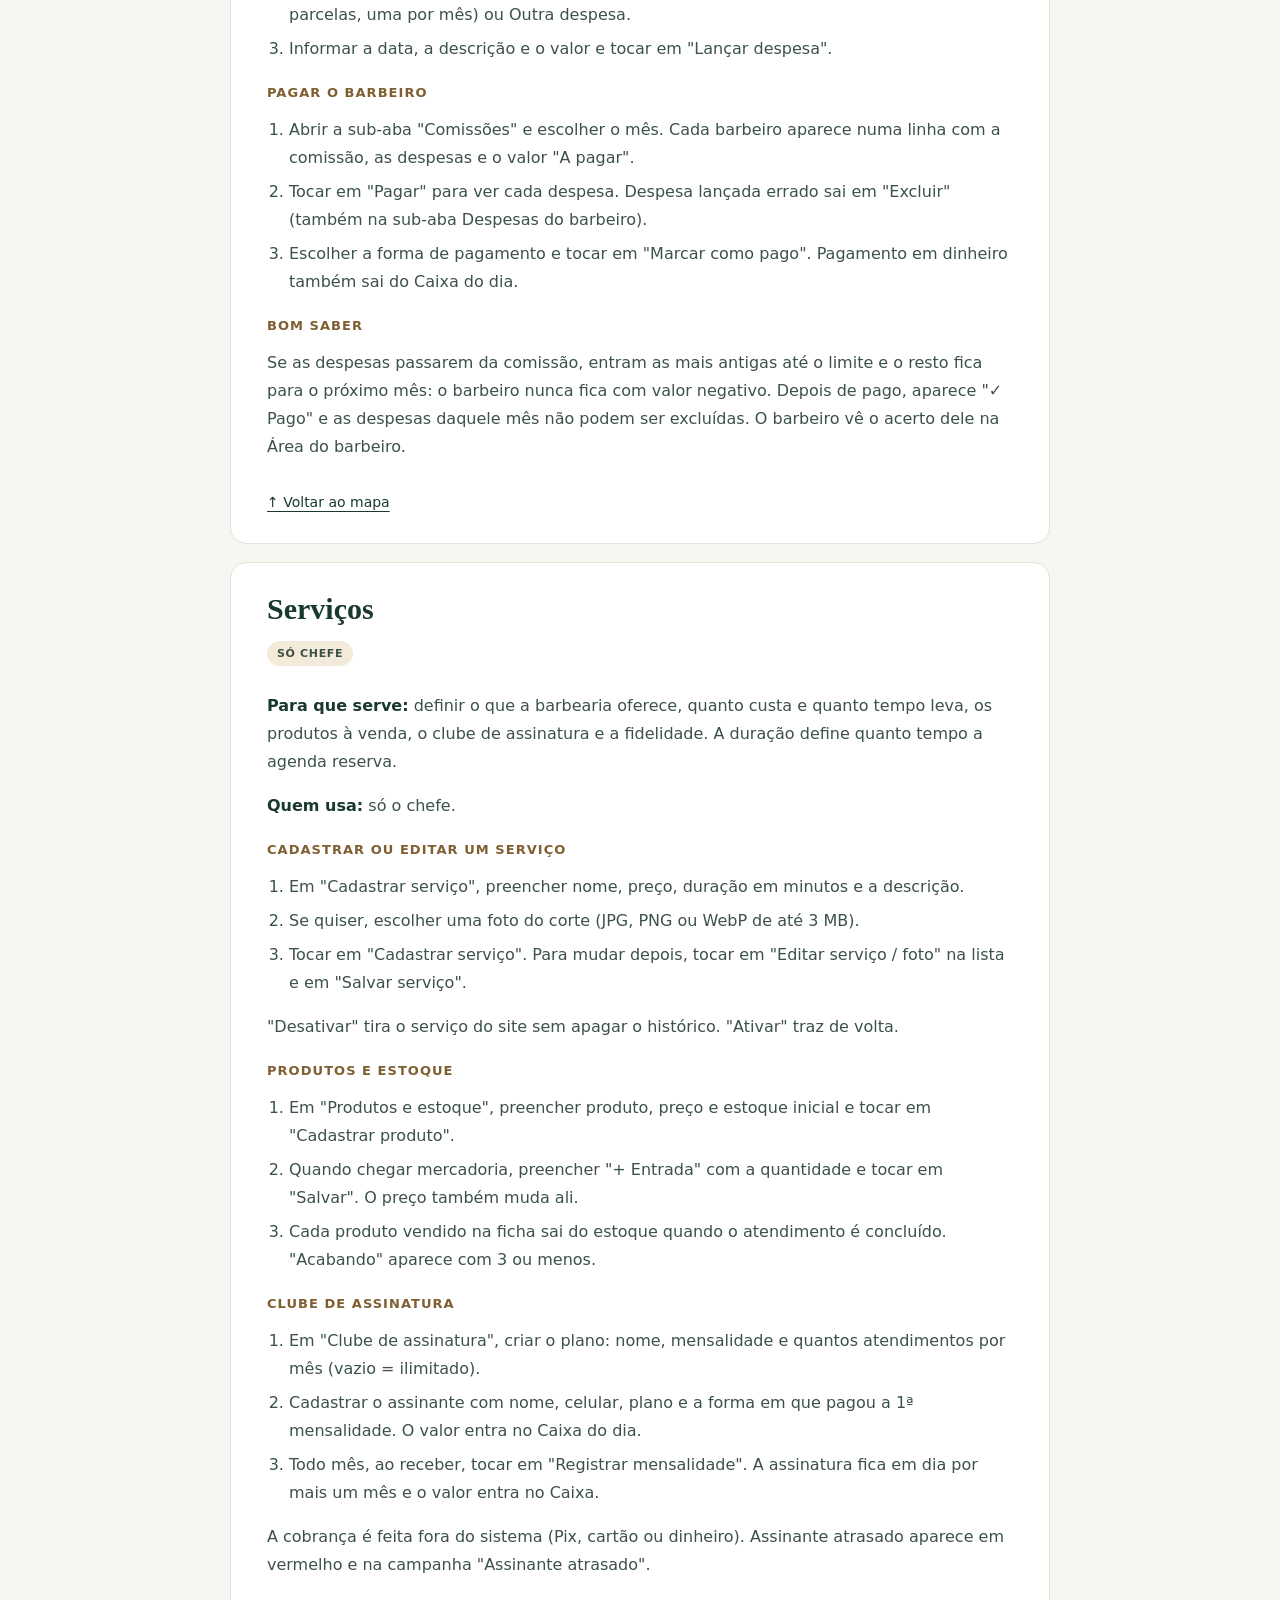
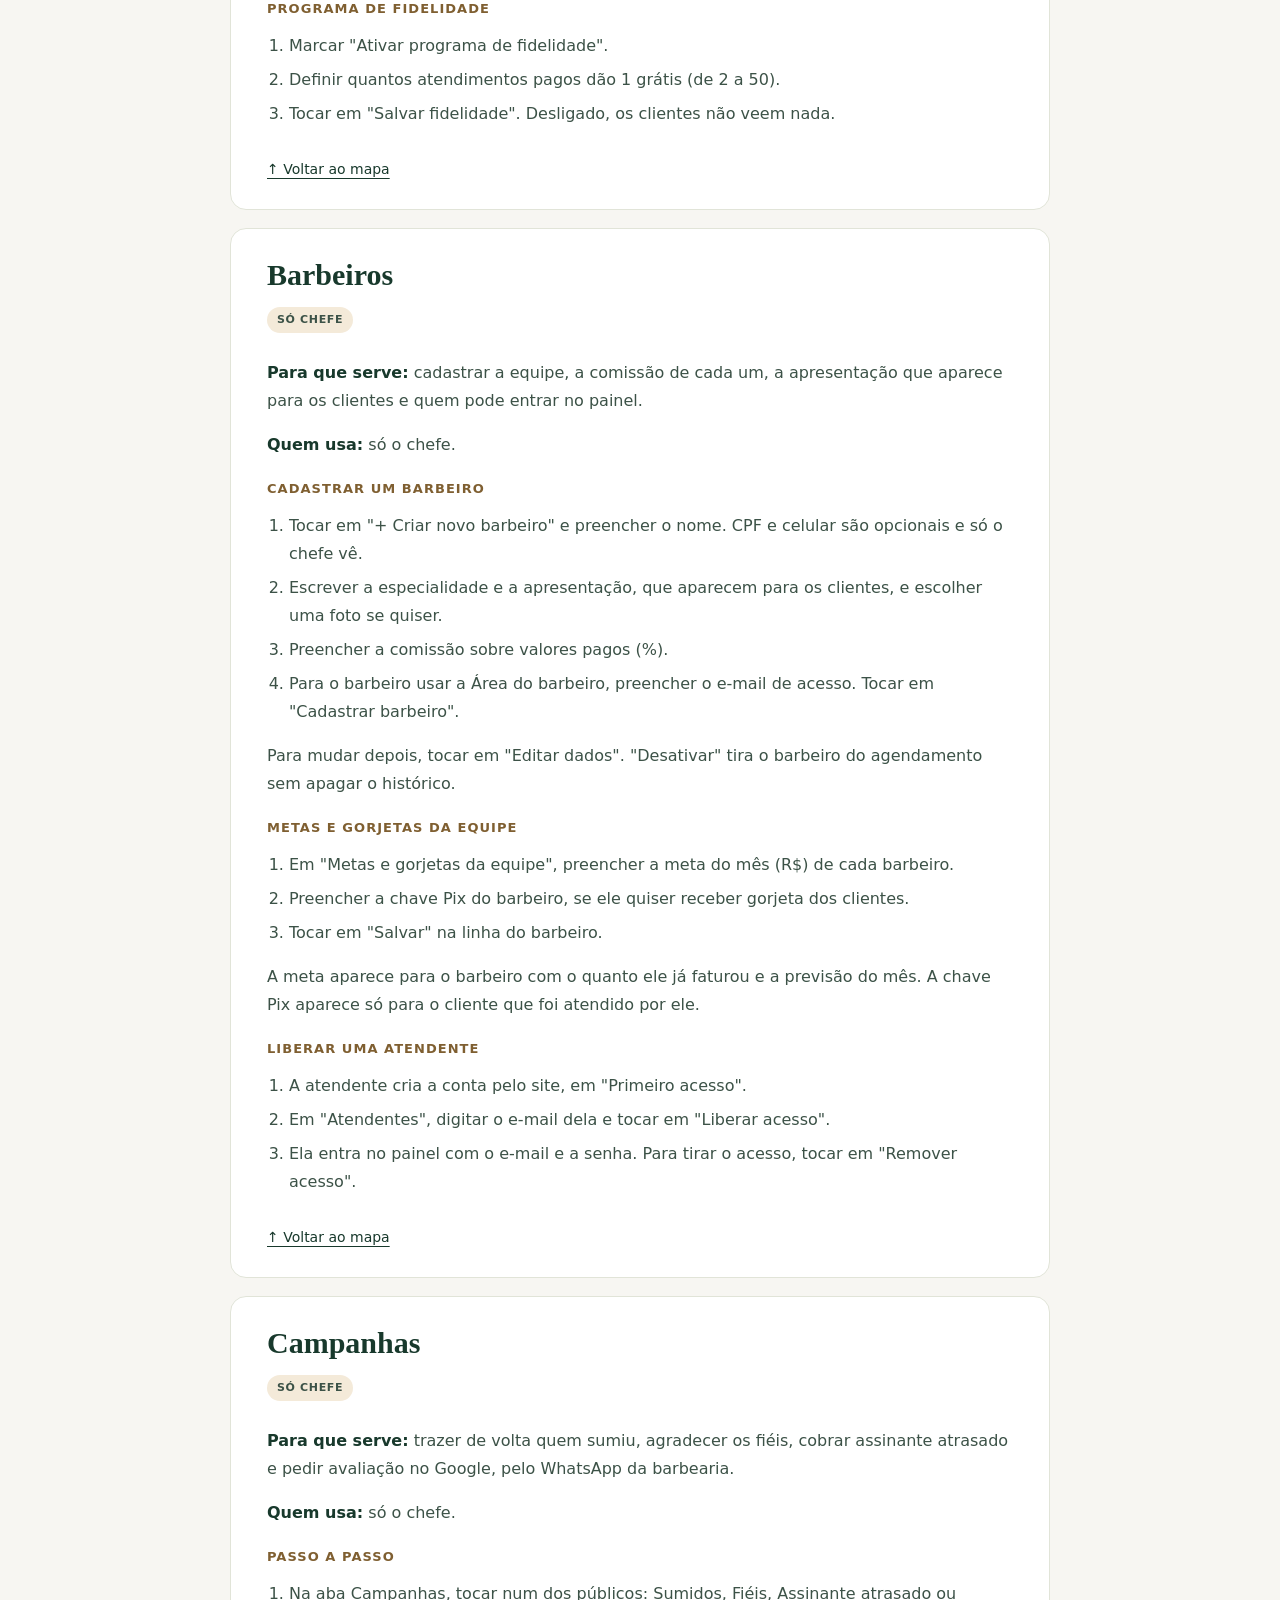
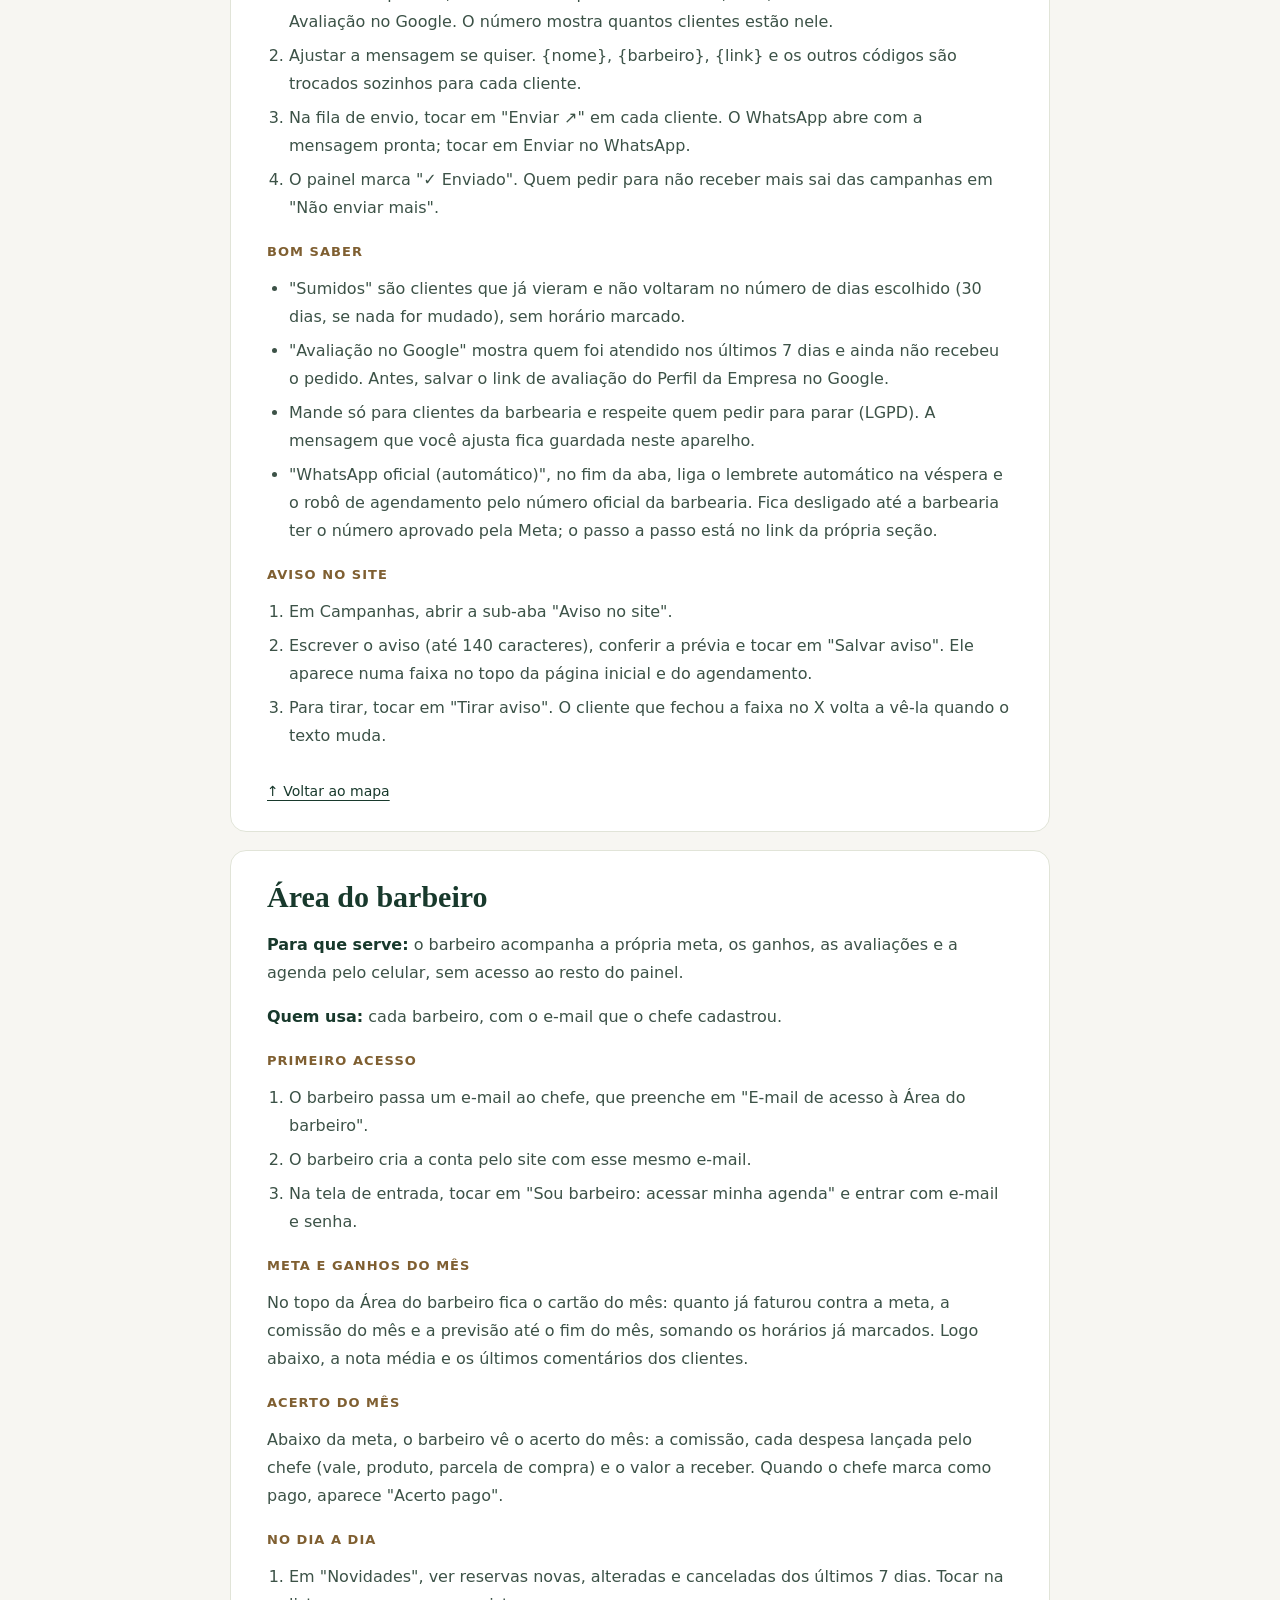
<file: manual.html>
<!doctype html>
<html lang="pt-BR">
<meta charset="utf-8"><meta http-equiv="Content-Security-Policy" content="default-src 'self'; script-src 'self'; style-src 'self' 'unsafe-inline'; img-src 'self' data:; connect-src 'self'; object-src 'none'; base-uri 'self'; form-action 'self'">
<meta name="viewport" content="width=device-width,initial-scale=1"><meta name="robots" content="noindex,nofollow"><meta name="theme-color" content="#18392c"><link rel="icon" href="icones/icone-192.png">
<title>Manual do sistema · Barbearia Daniel Silva</title>
<link rel="stylesheet" href="manual.css?v=growth-1">
<body class="manual-page"><a class="manual-skip" href="#conteudo">Pular para o conteúdo</a>
<header class="manual-header"><a class="manual-brand" href="admin.html"><span>DS</span>Barbearia Daniel Silva</a><a href="admin.html">Voltar para o painel</a></header>
<main id="conteudo" class="manual-wrap">
<p class="manual-meta">Manual do sistema · para a equipe · Atualizado em 18 de novembro de 2026</p>
<h1>Como o sistema funciona</h1>
<p class="manual-lead">O mapa mostra o caminho de um atendimento, da conta do cliente até o pagamento no balcão, e as áreas do painel que cuidam de cada parte. Clique em qualquer caixa para ler o passo a passo. Todos os horários seguem o fuso de Manaus.</p>

<section class="org" aria-labelledby="org-titulo">
<p class="org-title" id="org-titulo">Mapa do sistema</p>
<p class="org-hint">Clique numa caixa para abrir a explicação.</p>

<p class="org-lane">Caminho do cliente (site da barbearia)</p>
<div class="org-row">
 <a class="org-node" href="#conta"><span class="org-step">1</span><b>Conta</b><span>Cria a conta com e-mail e celular</span></a><span class="org-arrow" aria-hidden="true">→</span>
 <a class="org-node" href="#agendar"><span class="org-step">2</span><b>Agendar</b><span>Serviço, barbeiro, dia e horário</span></a><span class="org-arrow" aria-hidden="true">→</span>
 <a class="org-node" href="#reservas"><span class="org-step">3</span><b>Minhas reservas</b><span>Altera, cancela, avalia e dá gorjeta</span></a><span class="org-arrow" aria-hidden="true">→</span>
 <a class="org-node" href="#atendimentos"><span class="org-step">4</span><b>Na cadeira</b><span>Chegada, extras e pagamento no balcão</span></a>
</div>

<div class="org-link"><span>cada reserva aparece no painel</span></div>

<p class="org-lane">Painel da equipe</p>
<div class="org-tree">
 <a class="org-node dark" href="#painel"><b>Painel</b><span>Entra com e-mail, senha e código</span></a>
 <div class="org-children">
  <div><a class="org-node" href="#agenda"><b>Agenda</b><span>Horários, reservas no balcão e folgas</span></a></div>
  <div><a class="org-node" href="#atendimentos"><b>Atendimentos</b><span>Chegada, extras e pagamento</span></a></div>
  <div><a class="org-node" href="#caixa"><b>Caixa diário</b><span>Abertura, despesas e fechamento</span></a></div>
  <div class="org-node org-group"><a class="org-group-link" href="#dashboard"><b>Números</b><span>Só o chefe vê</span></a><span class="org-sub"><a href="#dashboard">Dashboard e BI</a><a href="#financeiro">Financeiro</a><a href="#acerto">Comissões e despesas</a></span></div>
  <div><a class="org-node" href="#servicos"><b>Serviços</b><span>Preços, produtos, fidelidade e clube</span><span class="org-tag">Só chefe</span></a></div>
  <div><a class="org-node" href="#barbeiros"><b>Barbeiros</b><span>Equipe, metas e chave Pix</span><span class="org-tag">Só chefe</span></a></div>
  <div><a class="org-node" href="#campanhas"><b>Campanhas</b><span>Sumidos, fiéis e avaliação no Google</span><span class="org-tag">Só chefe</span></a></div>
 </div>
</div>

<div class="org-link"><span>o barbeiro acompanha pelo celular</span></div>
<div class="org-row org-row-short">
 <a class="org-node" href="#area-barbeiro"><b>Área do barbeiro</b><span>Meta, ganhos, despesas e avaliações</span></a>
 <a class="org-node" href="#seguranca"><b>Acesso e segurança</b><span>Senha, código, tema e app</span></a>
 <a class="org-node" href="#faq"><b>Perguntas frequentes</b><span>Situações do dia a dia</span></a>
</div>
<ul class="org-legend"><li><i></i>Etapa ou área</li><li><i class="l-dark"></i>Entrada do painel</li><li><span class="org-tag">Só chefe</span> a atendente não vê</li></ul>
</section>

<section class="manual-section" id="conta" data-desc="Cria a conta com e-mail, celular e senha" data-group="cliente" aria-labelledby="conta-t"><h2 id="conta-t">1 · Conta do cliente</h2>
<div class="m-intro"><p><strong>Para que serve:</strong> o cliente precisa de uma conta para reservar, alterar e cancelar os próprios horários.</p>
<p><strong>Quem usa:</strong> clientes. A equipe não cria contas de cliente; no balcão, usa o cadastro presencial da Agenda.</p>
</div>
<div class="m-step" data-kind="flow"><h3>Passo a passo (cliente)</h3>
<ol><li>
Abrir o site da barbearia e tocar em "Primeiro acesso".
</li><li>
Preencher nome, e-mail, celular com DDD e senha (mínimo de 8 caracteres), e repetir a senha.
</li><li>
Se quiser avisos pelo WhatsApp, marcar a opção de avisos. Tocar em "Criar conta e agendar".
</li><li>
Se o site pedir confirmação, abrir o link que chegou no e-mail para ativar a conta.
</li></ol>
</div>
<div class="m-step" data-kind="info"><h3>Erros comuns e solução</h3>
<ul><li>
<em>O cliente esqueceu a senha.</em> Na tela de entrada, tocar em "Esqueci minha senha". Chega um link no e-mail para criar uma senha nova.
</li><li>
<em>O e-mail de confirmação não chegou.</em> Pedir para olhar a caixa de spam e conferir se digitou o e-mail certo.
</li></ul>
</div>
<a class="manual-back" href="#org-titulo">↑ Voltar ao mapa</a></section>

<section class="manual-section" id="agendar" data-desc="Escolhe serviço, barbeiro, dia e horário" data-group="cliente" aria-labelledby="agendar-t"><h2 id="agendar-t">2 · Agendar</h2>
<div class="m-intro"><p><strong>Para que serve:</strong> o cliente reserva o próprio horário pelo site, sem ligar para a barbearia.</p>
<p><strong>Quem usa:</strong> clientes, na página "Agendar horário".</p>
</div>
<div class="m-step" data-kind="flow"><h3>Passo a passo (cliente)</h3>
<ol><li>
Escolher o serviço. O preço e a duração aparecem no cartão.
</li><li>
Escolher o barbeiro ou "Sem preferência" para ver os horários de toda a equipe.
</li><li>
Tocar no dia no calendário e escolher um dos horários livres ao lado (no celular, logo abaixo). Dias passados ficam apagados.
</li><li>
Conferir o resumo e tocar em "Confirmar agendamento". Aparece o código da reserva, que pode ser copiado.
</li></ol>
</div>
<div class="m-step" data-kind="info"><h3>Como os horários são calculados</h3>
<ul><li>
Só aparecem horários dentro do expediente da loja ou do barbeiro, com tempo suficiente para a duração do serviço.
</li><li>
Horários já reservados, fechados em "Fechar agenda" ou que já passaram não aparecem.
</li><li>
O intervalo entre um horário e outro é o escolhido pelo chefe em "Horário de funcionamento".
</li><li>
Com "Sem preferência", o sistema escolhe o barbeiro livre com menos reservas no dia. Essas reservas aparecem no painel na lista "Sem preferência".
</li></ul>
<p><strong>O que acontece depois:</strong> a reserva aparece na hora na Agenda do painel e na Área do barbeiro. Nenhuma mensagem é enviada sozinha.</p>
</div>
<div class="m-step" data-kind="info"><h3>Erros comuns e solução</h3>
<ul><li>
<em>"Esse horário acabou de ser reservado por outra pessoa."</em> Outro cliente confirmou o mesmo horário segundos antes. Escolher outro horário.
</li><li>
<em>Nenhum horário aparece no dia.</em> O dia está fechado, todos os horários estão ocupados ou a agenda foi fechada para folga ou feriado.
</li></ul>
</div>
<a class="manual-back" href="#org-titulo">↑ Voltar ao mapa</a></section>

<section class="manual-section" id="reservas" data-desc="Altera, cancela e acompanha a fidelidade" data-group="cliente" aria-labelledby="reservas-t"><h2 id="reservas-t">3 · Minhas reservas</h2>
<div class="m-intro"><p><strong>Para que serve:</strong> o cliente acompanha as próprias reservas, troca dia, horário ou barbeiro, cancela e vê o cartão fidelidade.</p>
<p><strong>Quem usa:</strong> clientes, em "Minha conta".</p>
</div>
<div class="m-step" data-kind="flow"><h3>Alterar uma reserva</h3>
<ol><li>Na reserva, tocar em "Alterar dia, horário ou barbeiro".</li>
<li>Escolher a nova data, o barbeiro e o novo horário.</li>
<li>Tocar em "Confirmar alteração". O horário antigo fica livre para outros clientes.</li></ol>
<p>O serviço e o valor continuam os mesmos. Para trocar o serviço, cancelar e fazer uma reserva nova.</p>
</div>
<div class="m-step" data-kind="flow"><h3>Cancelar uma reserva</h3>
<ol><li>Na reserva, tocar em "Cancelar reserva" e confirmar.</li></ol>
<p>Alterar e cancelar só é possível até 1 hora antes do atendimento. Depois disso, o cliente precisa falar com a barbearia.</p>
</div>
<div class="m-step" data-kind="flow"><h3>Vincular uma reserva antiga</h3>
<ol><li>Em "Já agendei antes de criar a conta", digitar o código da reserva e o celular usado no agendamento.</li>
<li>Tocar em "Vincular reserva". Ela passa a aparecer na lista.</li></ol>
</div>
<div class="m-step" data-kind="flow"><h3>Avaliar o atendimento e dar gorjeta</h3>
<ol><li>Na reserva com "Atendimento concluído", tocar em "Avaliar atendimento".</li>
<li>Escolher de 1 a 5 estrelas, escrever um comentário se quiser e tocar em "Enviar avaliação".</li>
<li>Se o barbeiro tiver chave Pix cadastrada, aparece "Copiar chave Pix" para dar gorjeta. O dinheiro vai direto para o barbeiro, pelo app do banco do cliente.</li></ol>
<p>A nota e o comentário aparecem para o barbeiro na Área do barbeiro. Dá para mudar a avaliação depois.</p>
</div>
<div class="m-step" data-kind="info"><h3>Cartão fidelidade</h3>
<p>Quando o chefe liga a fidelidade, o cartão aparece em "Minha conta". Cada atendimento pago conta um ponto pelo celular do cliente. Ao completar a meta, o cliente ganha um atendimento grátis e avisa no balcão.</p>
</div>
<div class="m-step" data-kind="info"><h3>Dados e exclusão da conta</h3>
<p>Em "Meus dados", o cliente muda nome, celular e o aviso pelo WhatsApp. Em "Excluir minha conta", ele apaga a conta: os horários futuros são cancelados e o nome e o celular saem do histórico. Não dá para desfazer.</p>
</div>
<a class="manual-back" href="#org-titulo">↑ Voltar ao mapa</a></section>

<section class="manual-section" id="painel" data-desc="Entrada com e-mail e senha" data-group="painel" aria-labelledby="painel-t"><h2 id="painel-t">Painel da equipe</h2>
<div class="m-intro"><p><strong>Para que serve:</strong> é onde a barbearia trabalha no dia a dia: agenda, recepção, pagamentos, caixa, números e equipe.</p>
<p><strong>Quem usa:</strong> o chefe vê todas as abas. A atendente vê só Agenda, Atendimentos, Caixa diário e este Manual.</p>
</div>
<div class="m-step" data-kind="flow"><h3>Entrar no painel</h3>
<ol><li>
Abrir o Portal do chefe e digitar e-mail e senha.
</li><li>
Escolher a aba no menu lateral. No celular, o menu fica no topo e desliza para o lado. Dentro de cada aba, as sub-abas no topo (por exemplo Serviços, Produtos, Clube de assinatura) separam as partes.
</li></ol>
</div>
<div class="m-step" data-kind="info"><h3>Erros comuns e solução</h3>
<ul><li>
<em>"Código incorreto ou expirado."</em> O código muda a cada 30 segundos. Digitar o código novo e conferir se o horário do celular está certo.
</li><li>
<em>"Acesso permitido somente à equipe da barbearia."</em> A conta não foi liberada. O chefe libera atendentes na aba Barbeiros.
</li></ul>
</div>
<a class="manual-back" href="#org-titulo">↑ Voltar ao mapa</a></section>

<section class="manual-section" id="agenda" data-desc="Horários livres, reservas no balcão e folgas" data-group="painel" aria-labelledby="agenda-t"><h2 id="agenda-t">Agenda</h2>
<div class="m-intro"><p><strong>Para que serve:</strong> ver as reservas de cada barbeiro, marcar clientes no balcão ou por telefone, cancelar, registrar faltas e organizar folgas e o horário de funcionamento.</p>
<p><strong>Quem usa:</strong> chefe e atendente.</p>
</div>
<div class="m-step" data-kind="flow"><h3>Lembretes de horário</h3>
<ol><li>No topo da Agenda, abrir "Lembretes de horário". A lista mostra os clientes do resto de hoje e de amanhã.</li>
<li>Tocar em "Enviar lembrete". O WhatsApp abre com a mensagem pronta; tocar em Enviar no WhatsApp.</li>
<li>O painel marca "✓ Enviado" e conta quantos já foram avisados, para ninguém mandar duas vezes.</li></ol>
<p>O ideal é mandar os lembretes de amanhã no fim da tarde. Cliente avisado falta bem menos.</p>
</div>
<div class="m-step" data-kind="flow"><h3>Encontrar um horário livre</h3>
<ol><li>Em "Consulta rápida", digitar o nome do barbeiro (ou deixar vazio para todos) e escolher a data.</li>
<li>Tocar em "Buscar horários livres". Cada horário vira um botão.</li>
<li>Tocar no horário para já abrir o agendamento presencial com barbeiro, data e hora preenchidos.</li></ol>
</div>
<div class="m-step" data-kind="flow"><h3>Registrar agendamento presencial</h3>
<ol><li>Tocar em "+ Registrar agendamento presencial".</li>
<li>Em "Cliente", digitar pelo menos 2 letras e escolher o cliente na lista. Se ele não existir, preencher nome e celular e tocar em "+ Cadastrar novo cliente".</li>
<li>Escolher serviço e barbeiro (ou "Sem preferência"), tocar no dia no calendário e escolher o horário livre ao lado.</li>
<li>Tocar em "Confirmar agendamento".</li></ol>
</div>
<div class="m-step" data-kind="flow"><h3>Cancelar pela loja</h3>
<ol><li>Na reserva, tocar em "Cancelar horário".</li>
<li>Escrever o motivo que o cliente vai receber (pelo menos 5 caracteres).</li>
<li>Tocar em "Cancelar e avisar pelo WhatsApp". O horário é liberado e o WhatsApp abre com a mensagem pronta; o envio só acontece quando você tocar em Enviar.</li></ol>
</div>
<div class="m-step" data-kind="flow"><h3>Fechar a agenda (folga, férias, feriado)</h3>
<ol><li>Em "Fechar agenda", escolher o barbeiro ou "Toda a barbearia", o motivo, o início e o fim.</li>
<li>Tocar em "Fechar agenda neste período". Ninguém consegue agendar nesse intervalo.</li>
<li>Se já houver clientes marcados, eles aparecem na lista com o aviso pronto para enviar pelo WhatsApp.</li></ol>
</div>
<div class="m-step" data-kind="flow"><h3>Horário de funcionamento</h3>
<ol><li>Em "De quem", escolher "Toda a barbearia" ou um barbeiro.</li>
<li>Marcar os dias abertos e o horário de abrir e fechar. Dia desmarcado fica fechado.</li>
<li>Escolher o intervalo entre horários (15, 20, 30, 45 minutos ou 1 hora) e tocar em "Salvar horário".</li></ol>
<p>Um barbeiro com horário próprio volta a seguir o da loja em "Voltar a usar o horário da loja".</p>
</div>
<div class="m-step" data-kind="info"><h3>Bom saber</h3>
<ul><li>
As cores da agenda mostram a situação: Confirmado, Cliente recebido, Concluído e Cancelado.
</li><li>
Depois do horário marcado, aparece o botão "Registrar falta" para quem não veio. A falta fica no histórico e libera o horário.
</li><li>
Em "WhatsApp: envio manual e teste", dá para mandar os avisos para um número de teste antes de usar com clientes.
</li></ul>
</div>
<a class="manual-back" href="#org-titulo">↑ Voltar ao mapa</a></section>

<section class="manual-section" id="atendimentos" data-desc="Chegada, procedimentos extras e pagamento" data-group="painel" aria-labelledby="atendimentos-t"><h2 id="atendimentos-t">Atendimentos</h2>
<div class="m-intro"><p><strong>Para que serve:</strong> receber o cliente no balcão, registrar o que foi feito, o pagamento e concluir o atendimento.</p>
<p><strong>Quem usa:</strong> chefe e atendente.</p>
</div>
<div class="m-step" data-kind="flow"><h3>Passo a passo</h3>
<ol><li>
Na aba Atendimentos, conferir o dia. Para achar alguém, digitar o nome em "Buscar cliente".
</li><li>
Quando o cliente chegar, tocar em "Confirmar chegada". Só funciona no dia da reserva.
</li><li>
Tocar em "Registrar procedimentos e pagamento" para abrir a ficha. Se fez algo a mais, tocar em "+ Hidratação", "+ Escova" ou "+ Outro procedimento" e ajustar valor e quantidade.
</li><li>
Se o cliente levar um produto (pomada, óleo), escolher na lista ao lado de "+ Produto" e tocar no botão. Ele entra como extra, com o preço cadastrado.
</li><li>
Se a ficha mostrar "Assinante", tocar em "Usar assinatura": o serviço sai do total, porque já foi pago na mensalidade.
</li><li>
Se houver desconto, preencher "Desconto (R$)". O total se atualiza sozinho.
</li><li>
Marcar "Pagamento recebido" e escolher a forma: Pix, Dinheiro, Cartão de débito, Cartão de crédito, Transferência, Cortesia, Assinatura ou Outro. "Assinatura" só vale quando o total ficou zero; se houve extra ou produto, cobrar esse valor com outra forma.
</li><li>
Tocar em "Concluir atendimento e pagamento" e confirmar. Para guardar sem concluir, usar "Salvar atendimento".
</li></ol>
</div>
<div class="m-step" data-kind="info"><h3>O que acontece depois</h3>
<p>O pagamento entra no Caixa diário, no Financeiro e na comissão do barbeiro. Atendimento concluído não pode mais ser editado.</p>
<p><strong>Fidelidade:</strong> a ficha avisa quando o cliente tem atendimento grátis. Para usar o prêmio, deixar o total em R$ 0,00 (com desconto) e escolher a forma "Cortesia".</p>
</div>
<div class="m-step" data-kind="info"><h3>Erros comuns e solução</h3>
<ul><li>
<em>"Confirme a chegada antes de registrar o atendimento."</em> Tocar primeiro em "Confirmar chegada".
</li><li>
<em>"Este atendimento foi atualizado em outra tela."</em> Outra pessoa salvou a mesma ficha. Fechar a ficha, tocar em "Atualizar" e abrir de novo.
</li><li>
<em>"Cortesia exige total igual a zero."</em> Lançar o desconto do valor inteiro antes de escolher Cortesia.
</li><li>
<em>O botão "Confirmar chegada" está apagado.</em> A reserva é de outro dia. Conferir a data no topo da aba.
</li><li>
<em>"Estoque insuficiente de…"</em> O produto acabou. Tirar o produto da ficha ou registrar a entrada em Serviços → Produtos e estoque.
</li><li>
<em>"A mensalidade da assinatura está atrasada."</em> O chefe registra o pagamento em Serviços → Clube de assinatura; depois é só tocar em "Usar assinatura" de novo.
</li></ul>
</div>
<a class="manual-back" href="#org-titulo">↑ Voltar ao mapa</a></section>

<section class="manual-section" id="caixa" data-desc="Abertura, despesas, retiradas e fechamento" data-group="painel" aria-labelledby="caixa-t"><h2 id="caixa-t">Caixa diário</h2>
<div class="m-intro"><p><strong>Para que serve:</strong> controlar o dinheiro da gaveta: abertura, despesas, retiradas, reforços e a conferência no fim do dia.</p>
<p><strong>Quem usa:</strong> chefe e atendente.</p>
</div>
<div class="m-step" data-kind="flow"><h3>Abrir o caixa</h3>
<ol><li>Escolher o dia e preencher "Valor de abertura (R$)".</li>
<li>Tocar em "Salvar caixa".</li></ol>
</div>
<div class="m-step" data-kind="flow"><h3>Lançar uma movimentação</h3>
<ol><li>Em "Novo lançamento", escolher o tipo: Despesa, Retirada, Reforço de caixa ou Outra entrada.</li>
<li>Preencher categoria, descrição, valor e forma.</li>
<li>Tocar em "Adicionar lançamento". Um lançamento errado sai em "Excluir".</li></ol>
</div>
<div class="m-step" data-kind="flow"><h3>Fechar o caixa</h3>
<ol><li>Contar o dinheiro da gaveta e preencher "Valor contado no fechamento (R$)".</li>
<li>Se precisar, escrever uma observação e tocar em "Salvar caixa".</li></ol>
</div>
<div class="m-step" data-kind="info"><h3>Bom saber</h3>
<p>Os pagamentos em dinheiro dos atendimentos entram sozinhos no resumo da gaveta. Pix e cartões aparecem separados, porque não passam pela gaveta. Salvar o caixa de novo no mesmo dia atualiza os valores; não cria outro caixa.</p>
</div>
<a class="manual-back" href="#org-titulo">↑ Voltar ao mapa</a></section>

<section class="manual-section" id="dashboard" data-desc="Ranking, receita e horários mais procurados" data-group="painel" data-role="chefe" aria-labelledby="dashboard-t"><h2 id="dashboard-t">Dashboard e BI</h2>
<p class="manual-who">Só chefe</p>
<div class="m-intro"><p><strong>Para que serve:</strong> ver em poucos segundos como a barbearia está indo: quem atende mais, quanto entrou e o que os clientes mais procuram.</p>
<p><strong>Quem usa:</strong> só o chefe.</p>
</div>
<div class="m-step" data-kind="flow"><h3>Visão geral</h3>
<ol><li>No topo, escolher o período: 7D, 30D, 90D ou 12M (12 meses).</li>
<li>Os quatro cartões mostram faturamento, clientes atendidos, ticket médio e cancelamentos e faltas, com a variação contra o período anterior do mesmo tamanho (verde é melhora, vermelho é piora) e um minigráfico.</li>
<li>O gráfico "Faturamento" compara este período (linha dourada) com o anterior (tracejada). O botão de tabela mostra os valores dia a dia (semana a semana em 90D, mês a mês em 12M).</li></ol>
</div>
<div class="m-step" data-kind="flow"><h3>Passo a passo</h3>
<ol><li>
Na "Visão geral", escolher o dia no topo para ver a agenda daquele dia e o ranking "Quem tem mais agendamentos".
</li><li>
Em "Análise do período", escolher a data inicial e a final e tocar em "Atualizar análise".
</li><li>
Ler a receita recebida, o ticket médio, os serviços mais procurados, os horários mais ocupados e o "Resumo para decisão".
</li></ol>
</div>
<div class="m-step" data-kind="info"><h3>Bom saber</h3>
<p>Cancelamentos não contam no ranking. A receita conta só atendimentos com pagamento registrado; reserva sem pagamento não entra.</p>
</div>
<a class="manual-back" href="#org-titulo">↑ Voltar ao mapa</a></section>

<section class="manual-section" id="financeiro" data-desc="Faturamento e comissão de cada barbeiro" data-group="painel" data-role="chefe" aria-labelledby="financeiro-t"><h2 id="financeiro-t">Financeiro</h2>
<p class="manual-who">Só chefe</p>
<div class="m-intro"><p><strong>Para que serve:</strong> fechar o faturamento, calcular a comissão de cada barbeiro num período e conferir quanto falta pagar a cada um.</p>
<p><strong>Quem usa:</strong> só o chefe.</p>
</div>
<div class="m-step" data-kind="flow"><h3>Passo a passo</h3>
<ol><li>
O Financeiro tem quatro sub-abas no topo: Visão geral, Comissões, Despesas do barbeiro e Detalhamento.
</li><li>
Em Visão geral, escolher a data inicial e a final e tocar em "Gerar relatório".
</li><li>
Conferir, por barbeiro, os atendimentos pagos, o faturamento, a porcentagem e o valor da comissão e o líquido da barbearia.
</li><li>
Em Detalhamento, ver os serviços de cada barbeiro no mesmo período.
</li><li>
Para guardar ou mandar ao contador, tocar em "Baixar CSV" (abre no Excel) ou em "Imprimir".
</li></ol>
</div>
<div class="m-step" data-kind="info"><h3>Despesas do barbeiro</h3>
<p>O pagamento da comissão e as despesas do barbeiro ficam nas sub-abas Comissões e Despesas do barbeiro. Veja <a href="#acerto">Comissões e despesas</a>.</p>
</div>
<div class="m-step" data-kind="info"><h3>Bom saber</h3>
<p>A comissão é calculada sobre os valores pagos, com a porcentagem cadastrada na aba Barbeiros. Os valores são das vendas registradas: não descontam taxas da maquininha nem impostos.</p>
</div>
<a class="manual-back" href="#org-titulo">↑ Voltar ao mapa</a></section>

<section class="manual-section" id="acerto" data-desc="Despesas do barbeiro e pagamento da comissão" data-group="painel" data-role="chefe" aria-labelledby="acerto-t"><h2 id="acerto-t">Comissões e despesas</h2>
<p class="manual-who">Só chefe · dentro do Financeiro</p>
<div class="m-intro"><p><strong>Para que serve:</strong> descontar da comissão o que a barbearia pagou pelo barbeiro (vales, produtos, compras) e registrar o pagamento do mês.</p>
<p><strong>Quem usa:</strong> só o chefe.</p>
</div>
<div class="m-step" data-kind="flow"><h3>Lançar uma despesa</h3>
<ol><li>Abrir Financeiro, tocar na sub-aba "Despesas do barbeiro" e em "+ Lançar despesa".</li>
<li>Escolher o barbeiro e o tipo: Vale em dinheiro (também sai do Caixa do dia), Produto do estoque (o valor vem do cadastro e o estoque diminui), Compra parcelada (dividida em parcelas, uma por mês) ou Outra despesa.</li>
<li>Informar a data, a descrição e o valor e tocar em "Lançar despesa".</li></ol>
</div>
<div class="m-step" data-kind="flow"><h3>Pagar o barbeiro</h3>
<ol><li>Abrir a sub-aba "Comissões" e escolher o mês. Cada barbeiro aparece numa linha com a comissão, as despesas e o valor "A pagar".</li>
<li>Tocar em "Pagar" para ver cada despesa. Despesa lançada errado sai em "Excluir" (também na sub-aba Despesas do barbeiro).</li>
<li>Escolher a forma de pagamento e tocar em "Marcar como pago". Pagamento em dinheiro também sai do Caixa do dia.</li></ol>
</div>
<div class="m-step" data-kind="info"><h3>Bom saber</h3>
<p>Se as despesas passarem da comissão, entram as mais antigas até o limite e o resto fica para o próximo mês: o barbeiro nunca fica com valor negativo. Depois de pago, aparece "✓ Pago" e as despesas daquele mês não podem ser excluídas. O barbeiro vê o acerto dele na Área do barbeiro.</p>
</div>
<a class="manual-back" href="#org-titulo">↑ Voltar ao mapa</a></section>

<section class="manual-section" id="servicos" data-desc="Preço, duração, fotos e fidelidade" data-group="painel" data-role="chefe" aria-labelledby="servicos-t"><h2 id="servicos-t">Serviços</h2>
<p class="manual-who">Só chefe</p>
<div class="m-intro"><p><strong>Para que serve:</strong> definir o que a barbearia oferece, quanto custa e quanto tempo leva, os produtos à venda, o clube de assinatura e a fidelidade. A duração define quanto tempo a agenda reserva.</p>
<p><strong>Quem usa:</strong> só o chefe.</p>
</div>
<div class="m-step" data-kind="flow"><h3>Cadastrar ou editar um serviço</h3>
<ol><li>Em "Cadastrar serviço", preencher nome, preço, duração em minutos e a descrição.</li>
<li>Se quiser, escolher uma foto do corte (JPG, PNG ou WebP de até 3 MB).</li>
<li>Tocar em "Cadastrar serviço". Para mudar depois, tocar em "Editar serviço / foto" na lista e em "Salvar serviço".</li></ol>
<p>"Desativar" tira o serviço do site sem apagar o histórico. "Ativar" traz de volta.</p>
</div>
<div class="m-step" data-kind="flow"><h3>Produtos e estoque</h3>
<ol><li>Em "Produtos e estoque", preencher produto, preço e estoque inicial e tocar em "Cadastrar produto".</li>
<li>Quando chegar mercadoria, preencher "+ Entrada" com a quantidade e tocar em "Salvar". O preço também muda ali.</li>
<li>Cada produto vendido na ficha sai do estoque quando o atendimento é concluído. "Acabando" aparece com 3 ou menos.</li></ol>
</div>
<div class="m-step" data-kind="flow"><h3>Clube de assinatura</h3>
<ol><li>Em "Clube de assinatura", criar o plano: nome, mensalidade e quantos atendimentos por mês (vazio = ilimitado).</li>
<li>Cadastrar o assinante com nome, celular, plano e a forma em que pagou a 1ª mensalidade. O valor entra no Caixa do dia.</li>
<li>Todo mês, ao receber, tocar em "Registrar mensalidade". A assinatura fica em dia por mais um mês e o valor entra no Caixa.</li></ol>
<p>A cobrança é feita fora do sistema (Pix, cartão ou dinheiro). Assinante atrasado aparece em vermelho e na campanha "Assinante atrasado".</p>
</div>
<div class="m-step" data-kind="flow"><h3>Programa de fidelidade</h3>
<ol><li>Marcar "Ativar programa de fidelidade".</li>
<li>Definir quantos atendimentos pagos dão 1 grátis (de 2 a 50).</li>
<li>Tocar em "Salvar fidelidade". Desligado, os clientes não veem nada.</li></ol>
</div>
<a class="manual-back" href="#org-titulo">↑ Voltar ao mapa</a></section>

<section class="manual-section" id="barbeiros" data-desc="Equipe, comissão, fotos e atendentes" data-group="painel" data-role="chefe" aria-labelledby="barbeiros-t"><h2 id="barbeiros-t">Barbeiros</h2>
<p class="manual-who">Só chefe</p>
<div class="m-intro"><p><strong>Para que serve:</strong> cadastrar a equipe, a comissão de cada um, a apresentação que aparece para os clientes e quem pode entrar no painel.</p>
<p><strong>Quem usa:</strong> só o chefe.</p>
</div>
<div class="m-step" data-kind="flow"><h3>Cadastrar um barbeiro</h3>
<ol><li>Tocar em "+ Criar novo barbeiro" e preencher o nome. CPF e celular são opcionais e só o chefe vê.</li>
<li>Escrever a especialidade e a apresentação, que aparecem para os clientes, e escolher uma foto se quiser.</li>
<li>Preencher a comissão sobre valores pagos (%).</li>
<li>Para o barbeiro usar a Área do barbeiro, preencher o e-mail de acesso. Tocar em "Cadastrar barbeiro".</li></ol>
<p>Para mudar depois, tocar em "Editar dados". "Desativar" tira o barbeiro do agendamento sem apagar o histórico.</p>
</div>
<div class="m-step" data-kind="flow"><h3>Metas e gorjetas da equipe</h3>
<ol><li>Em "Metas e gorjetas da equipe", preencher a meta do mês (R$) de cada barbeiro.</li>
<li>Preencher a chave Pix do barbeiro, se ele quiser receber gorjeta dos clientes.</li>
<li>Tocar em "Salvar" na linha do barbeiro.</li></ol>
<p>A meta aparece para o barbeiro com o quanto ele já faturou e a previsão do mês. A chave Pix aparece só para o cliente que foi atendido por ele.</p>
</div>
<div class="m-step" data-kind="flow"><h3>Liberar uma atendente</h3>
<ol><li>A atendente cria a conta pelo site, em "Primeiro acesso".</li>
<li>Em "Atendentes", digitar o e-mail dela e tocar em "Liberar acesso".</li>
<li>Ela entra no painel com o e-mail e a senha. Para tirar o acesso, tocar em "Remover acesso".</li></ol>
</div>
<a class="manual-back" href="#org-titulo">↑ Voltar ao mapa</a></section>

<section class="manual-section" id="campanhas" data-desc="Sumidos, fiéis, atrasados e Google" data-group="painel" data-role="chefe" aria-labelledby="campanhas-t"><h2 id="campanhas-t">Campanhas</h2>
<p class="manual-who">Só chefe</p>
<div class="m-intro"><p><strong>Para que serve:</strong> trazer de volta quem sumiu, agradecer os fiéis, cobrar assinante atrasado e pedir avaliação no Google, pelo WhatsApp da barbearia.</p>
<p><strong>Quem usa:</strong> só o chefe.</p>
</div>
<div class="m-step" data-kind="flow"><h3>Passo a passo</h3>
<ol><li>
Na aba Campanhas, tocar num dos públicos: Sumidos, Fiéis, Assinante atrasado ou Avaliação no Google. O número mostra quantos clientes estão nele.
</li><li>
Ajustar a mensagem se quiser. {nome}, {barbeiro}, {link} e os outros códigos são trocados sozinhos para cada cliente.
</li><li>
Na fila de envio, tocar em "Enviar ↗" em cada cliente. O WhatsApp abre com a mensagem pronta; tocar em Enviar no WhatsApp.
</li><li>
O painel marca "✓ Enviado". Quem pedir para não receber mais sai das campanhas em "Não enviar mais".
</li></ol>
</div>
<div class="m-step" data-kind="info"><h3>Bom saber</h3>
<ul><li>
"Sumidos" são clientes que já vieram e não voltaram no número de dias escolhido (30 dias, se nada for mudado), sem horário marcado.
</li><li>
"Avaliação no Google" mostra quem foi atendido nos últimos 7 dias e ainda não recebeu o pedido. Antes, salvar o link de avaliação do Perfil da Empresa no Google.
</li><li>
Mande só para clientes da barbearia e respeite quem pedir para parar (LGPD). A mensagem que você ajusta fica guardada neste aparelho.
</li><li>
"WhatsApp oficial (automático)", no fim da aba, liga o lembrete automático na véspera e o robô de agendamento pelo número oficial da barbearia. Fica desligado até a barbearia ter o número aprovado pela Meta; o passo a passo está no link da própria seção.
</li></ul>
</div>
<div class="m-step" data-kind="flow"><h3>Aviso no site</h3>
<ol><li>Em Campanhas, abrir a sub-aba "Aviso no site".</li>
<li>Escrever o aviso (até 140 caracteres), conferir a prévia e tocar em "Salvar aviso". Ele aparece numa faixa no topo da página inicial e do agendamento.</li>
<li>Para tirar, tocar em "Tirar aviso". O cliente que fechou a faixa no X volta a vê-la quando o texto muda.</li></ol>
</div>
<a class="manual-back" href="#org-titulo">↑ Voltar ao mapa</a></section>

<section class="manual-section" id="area-barbeiro" data-desc="Agenda do dia, novidades e comissão" data-group="barbeiro" aria-labelledby="area-barbeiro-t"><h2 id="area-barbeiro-t">Área do barbeiro</h2>
<div class="m-intro"><p><strong>Para que serve:</strong> o barbeiro acompanha a própria meta, os ganhos, as avaliações e a agenda pelo celular, sem acesso ao resto do painel.</p>
<p><strong>Quem usa:</strong> cada barbeiro, com o e-mail que o chefe cadastrou.</p>
</div>
<div class="m-step" data-kind="flow"><h3>Primeiro acesso</h3>
<ol><li>O barbeiro passa um e-mail ao chefe, que preenche em "E-mail de acesso à Área do barbeiro".</li>
<li>O barbeiro cria a conta pelo site com esse mesmo e-mail.</li>
<li>Na tela de entrada, tocar em "Sou barbeiro: acessar minha agenda" e entrar com e-mail e senha.</li></ol>
</div>
<div class="m-step" data-kind="info"><h3>Meta e ganhos do mês</h3>
<p>No topo da Área do barbeiro fica o cartão do mês: quanto já faturou contra a meta, a comissão do mês e a previsão até o fim do mês, somando os horários já marcados. Logo abaixo, a nota média e os últimos comentários dos clientes.</p>
</div>
<div class="m-step" data-kind="info"><h3>Acerto do mês</h3>
<p>Abaixo da meta, o barbeiro vê o acerto do mês: a comissão, cada despesa lançada pelo chefe (vale, produto, parcela de compra) e o valor a receber. Quando o chefe marca como pago, aparece "Acerto pago".</p>
</div>
<div class="m-step" data-kind="flow"><h3>No dia a dia</h3>
<ol><li>Em "Novidades", ver reservas novas, alteradas e canceladas dos últimos 7 dias. Tocar na lista para marcar como vistas.</li>
<li>Em "Minha agenda", passar os dias com ‹ e › e tocar em "Falar com o cliente" para abrir o WhatsApp.</li>
<li>Em "Minhas comissões", escolher o período e tocar em "Atualizar".</li></ol>
<p>Contam só os atendimentos já pagos, com a porcentagem cadastrada pelo chefe.</p>
</div>
<a class="manual-back" href="#org-titulo">↑ Voltar ao mapa</a></section>

<section class="manual-section" id="seguranca" data-desc="Senha, tema e app" data-group="ajuda" aria-labelledby="seguranca-t"><h2 id="seguranca-t">Acesso e segurança</h2>
<div class="m-intro"><p><strong>Para que serve:</strong> manter o painel seguro e confortável de usar todos os dias.</p>
<p><strong>Quem usa:</strong> toda a equipe.</p>
</div>
<div class="m-step" data-kind="info"><h3>Senha</h3>
<p>O painel pede só e-mail e senha. Use uma senha forte, que não seja usada em outro site, e não compartilhe com quem não é da equipe.</p>
</div>
<div class="m-step" data-kind="info"><h3>Sair do painel</h3>
<p>Em computador compartilhado, tocar sempre em "Sair" no fim do expediente.</p>
</div>
<div class="m-step" data-kind="info"><h3>Tema claro ou escuro</h3>
<p>O botão no topo do painel troca entre claro e escuro. A escolha fica salva no aparelho.</p>
</div>
<div class="m-step" data-kind="info"><h3>Instalar como aplicativo</h3>
<p>Tocar em "📲 Instalar app" no canto da tela. O painel ganha um ícone no celular ou no computador e abre sem precisar procurar o site.</p>
</div>
<a class="manual-back" href="#org-titulo">↑ Voltar ao mapa</a></section>

<section class="manual-section" id="faq" data-desc="Situações do dia a dia" data-group="ajuda" aria-labelledby="faq-t"><h2 id="faq-t">Perguntas frequentes</h2>
<div class="m-step" data-kind="faq"><h3>O cliente quer trocar de horário em cima da hora.</h3>
<p>Pelo site, ele só altera até 1 hora antes. No balcão, cancele a reserva na Agenda e registre um agendamento presencial no horário novo.</p>
</div>
<div class="m-step" data-kind="faq"><h3>O cliente não veio.</h3>
<p>Depois do horário, toque em "Registrar falta" na Agenda. O horário fica livre e a falta fica no histórico.</p>
</div>
<div class="m-step" data-kind="faq"><h3>Concluí o atendimento com o valor errado.</h3>
<p>Atendimento concluído não pode ser editado. Lance a diferença no Caixa diário, em "Novo lançamento", e anote o motivo na descrição.</p>
</div>
<div class="m-step" data-kind="faq"><h3>O cliente chegou, mas não tem reserva.</h3>
<p>Na Agenda, use "Registrar agendamento presencial" no horário de agora e depois confirme a chegada em Atendimentos.</p>
</div>
<div class="m-step" data-kind="faq"><h3>As mensagens de WhatsApp saem sozinhas?</h3>
<p>Hoje, não: lembretes e campanhas abrem o WhatsApp com a mensagem pronta, e o envio só acontece quando você tocar em Enviar. Quando o WhatsApp oficial for ligado (Campanhas → WhatsApp oficial), o lembrete da véspera sai sozinho, pelo número oficial, sem risco de bloqueio. As campanhas continuam com envio de 1 toque.</p>
</div>
<div class="m-step" data-kind="faq"><h3>O cliente pode marcar pelo WhatsApp?</h3>
<p>Sim, com o WhatsApp oficial ligado: ele manda "oi" para o número da barbearia, escolhe serviço, barbeiro, dia e horário nas listas do WhatsApp e confirma. A reserva entra na Agenda com as mesmas regras do site.</p>
</div>
<div class="m-step" data-kind="faq"><h3>Os números do Financeiro são o dinheiro que tenho no banco?</h3>
<p>Não. São os pagamentos registrados nos atendimentos. Taxas da maquininha e impostos não estão descontados.</p>
</div>
<a class="manual-back" href="#org-titulo">↑ Voltar ao mapa</a></section>

<nav class="manual-legal" aria-label="Documentos da barbearia"><a href="#seguranca">Acesso e segurança</a><a href="#faq">Perguntas frequentes</a><a href="privacidade.html">Termos e privacidade</a></nav>
</main>
</body></html>
</file>
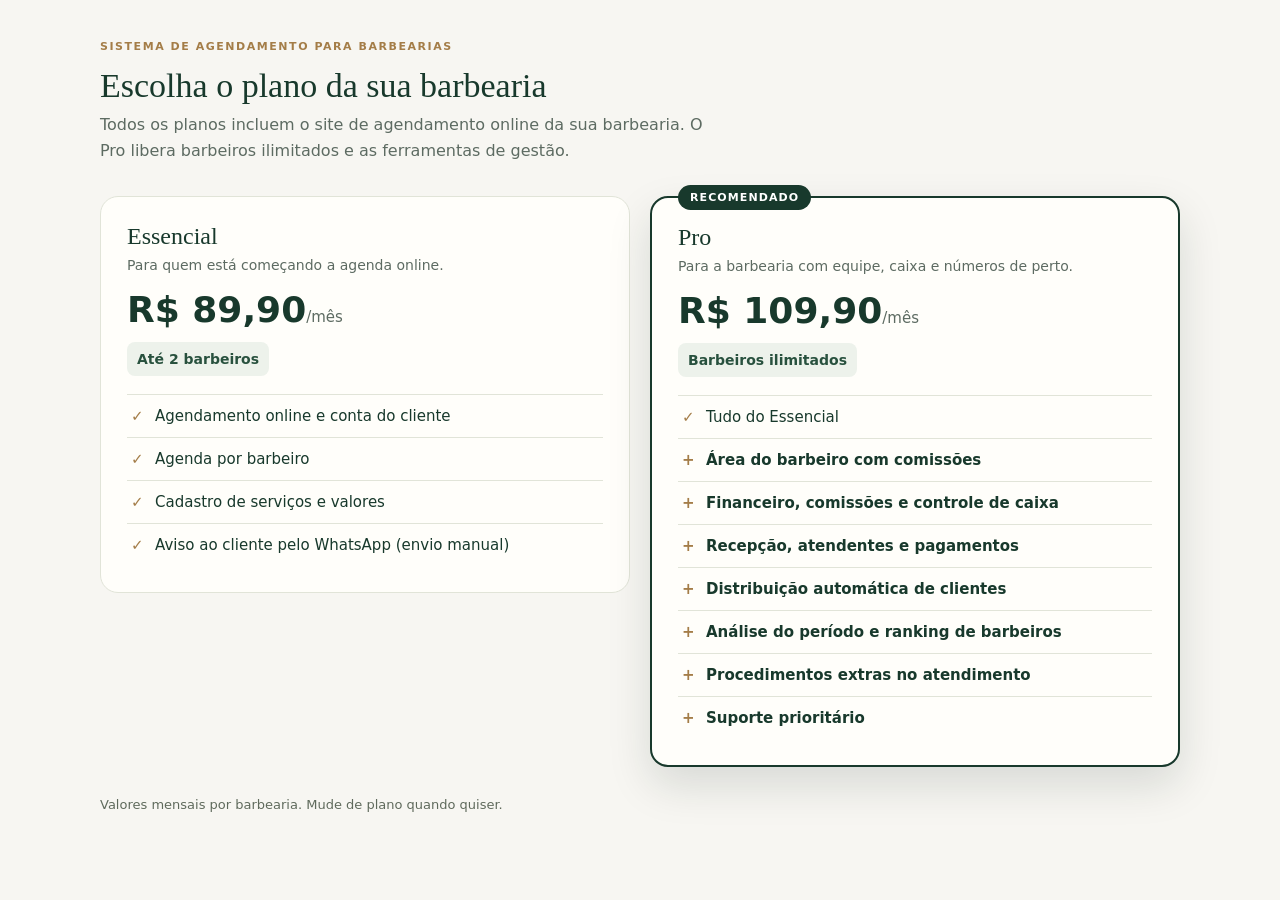
<file: planos.html>
<!doctype html>
<html lang="pt-BR">
<meta charset="utf-8"><meta http-equiv="Content-Security-Policy" content="default-src 'self'; script-src 'self'; style-src 'self' 'unsafe-inline'; img-src 'self' data:; connect-src 'self'; object-src 'none'; base-uri 'self'; form-action 'self'">
<meta name="viewport" content="width=device-width,initial-scale=1"><meta name="color-scheme" content="only light"><meta name="theme-color" content="#18392c"><link rel="icon" href="icones/icone-192.png"><link rel="apple-touch-icon" href="icones/icone-180.png">
<title>Planos · Sistema de agendamento para barbearias</title>
<style>
:root{--ink:#18392c;--muted:#5d6b62;--line:#e1e4d8;--bg:#f7f6f2;--gold:#a47d48}
body{margin:0;background:var(--bg);color:var(--ink);font:16px/1.6 system-ui,-apple-system,sans-serif}
main{max-width:1080px;margin:0 auto;padding:32px 16px 64px}
small.kicker{color:var(--gold);letter-spacing:.14em;font-weight:700;font-size:11px}
h1{font:34px/1.2 Georgia,serif;margin:8px 0 6px}.lead{color:var(--muted);max-width:620px;margin:0 0 32px}
.plans{display:grid;grid-template-columns:repeat(2,minmax(0,1fr));gap:20px;align-items:start}
.plan{position:relative;background:#fffefa;border:1px solid var(--line);border-radius:18px;padding:26px}
.plan.featured{border:2px solid var(--ink);box-shadow:0 18px 44px #10261f22}
.badge{position:absolute;top:-13px;left:26px;background:var(--ink);color:#fff;font-size:11px;font-weight:700;letter-spacing:.1em;padding:4px 12px;border-radius:999px}
.plan h2{font:24px Georgia,serif;margin:0}.plan .for{color:var(--muted);font-size:14px;margin:4px 0 16px}
.price{font:700 36px/1 system-ui;margin:0}.price span{font:500 15px system-ui;color:var(--muted)}
.limit{display:inline-block;margin:14px 0 6px;background:#edf2eb;color:#28513e;border-radius:8px;padding:6px 10px;font-weight:600;font-size:14px}
ul{list-style:none;padding:0;margin:12px 0 0}li{padding:9px 0 9px 28px;border-top:1px solid var(--line);position:relative;font-size:15px}
li::before{content:"✓";position:absolute;left:4px;color:var(--gold);font-weight:700}li.plus{font-weight:600}li.plus::before{content:"+"}
.note{color:var(--muted);font-size:14px;margin-top:28px}
@media(max-width:820px){.plans{grid-template-columns:1fr;gap:28px}h1{font-size:28px}}
</style><link rel="stylesheet" href="design.css?v=services-64">
<main>
<small class="kicker">SISTEMA DE AGENDAMENTO PARA BARBEARIAS</small>
<h1>Escolha o plano da sua barbearia</h1>
<p class="lead">Todos os planos incluem o site de agendamento online da sua barbearia. O Pro libera barbeiros ilimitados e as ferramentas de gestão.</p>
<div class="plans">
<section class="plan" aria-labelledby="p1">
<h2 id="p1">Essencial</h2><p class="for">Para quem está começando a agenda online.</p>
<p class="price">R$ 89,90<span>/mês</span></p>
<span class="limit">Até 2 barbeiros</span>
<ul>
<li>Agendamento online e conta do cliente</li>
<li>Agenda por barbeiro</li>
<li>Cadastro de serviços e valores</li>
<li>Aviso ao cliente pelo WhatsApp (envio manual)</li>
</ul>
</section>
<section class="plan featured" aria-labelledby="p3">
<span class="badge">RECOMENDADO</span>
<h2 id="p3">Pro</h2><p class="for">Para a barbearia com equipe, caixa e números de perto.</p>
<p class="price">R$ 109,90<span>/mês</span></p>
<span class="limit">Barbeiros ilimitados</span>
<ul>
<li>Tudo do Essencial</li>
<li class="plus">Área do barbeiro com comissões</li>
<li class="plus">Financeiro, comissões e controle de caixa</li>
<li class="plus">Recepção, atendentes e pagamentos</li>
<li class="plus">Distribuição automática de clientes</li>
<li class="plus">Análise do período e ranking de barbeiros</li>
<li class="plus">Procedimentos extras no atendimento</li>
<li class="plus">Suporte prioritário</li>
</ul>
</section>
</div>
<p class="note">Valores mensais por barbearia. Mude de plano quando quiser.</p>
</main>
<script src="update-check.js?v=services-64" data-version="services-64"></script>
</html>
</file>
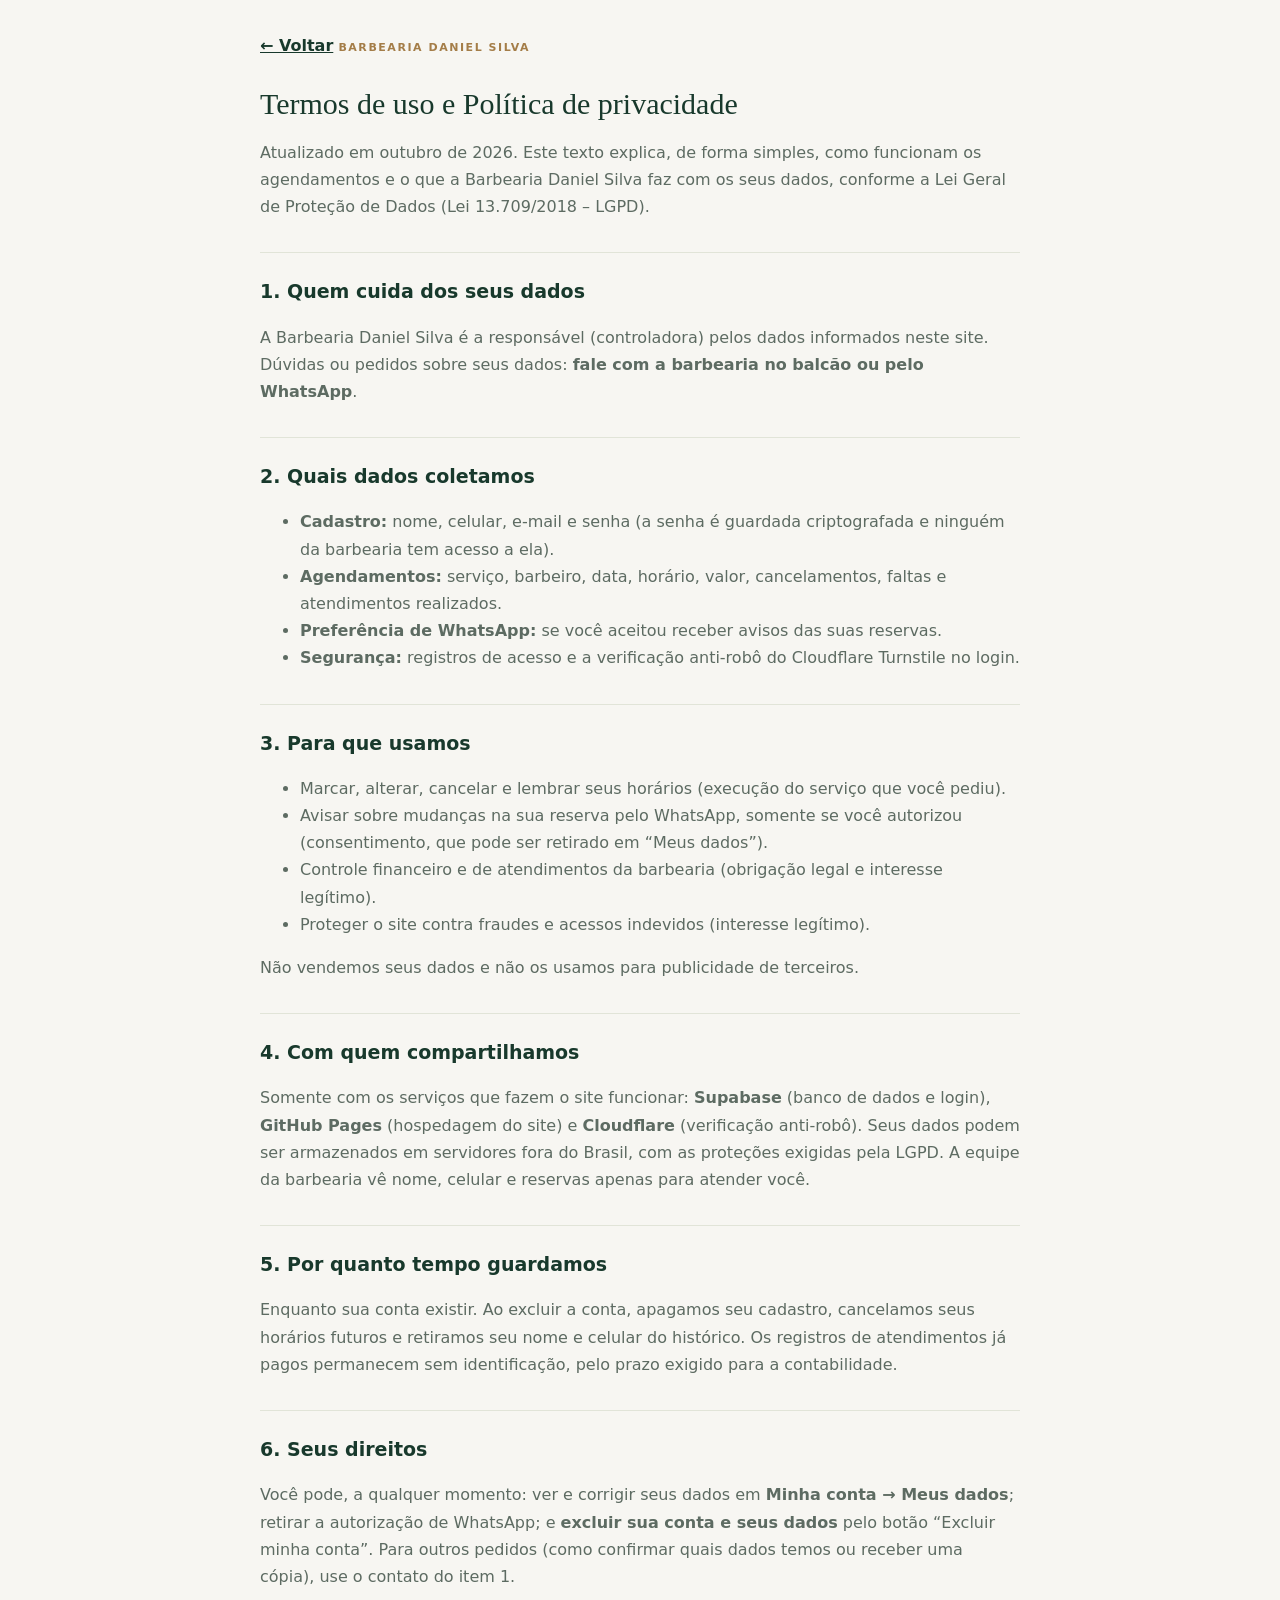
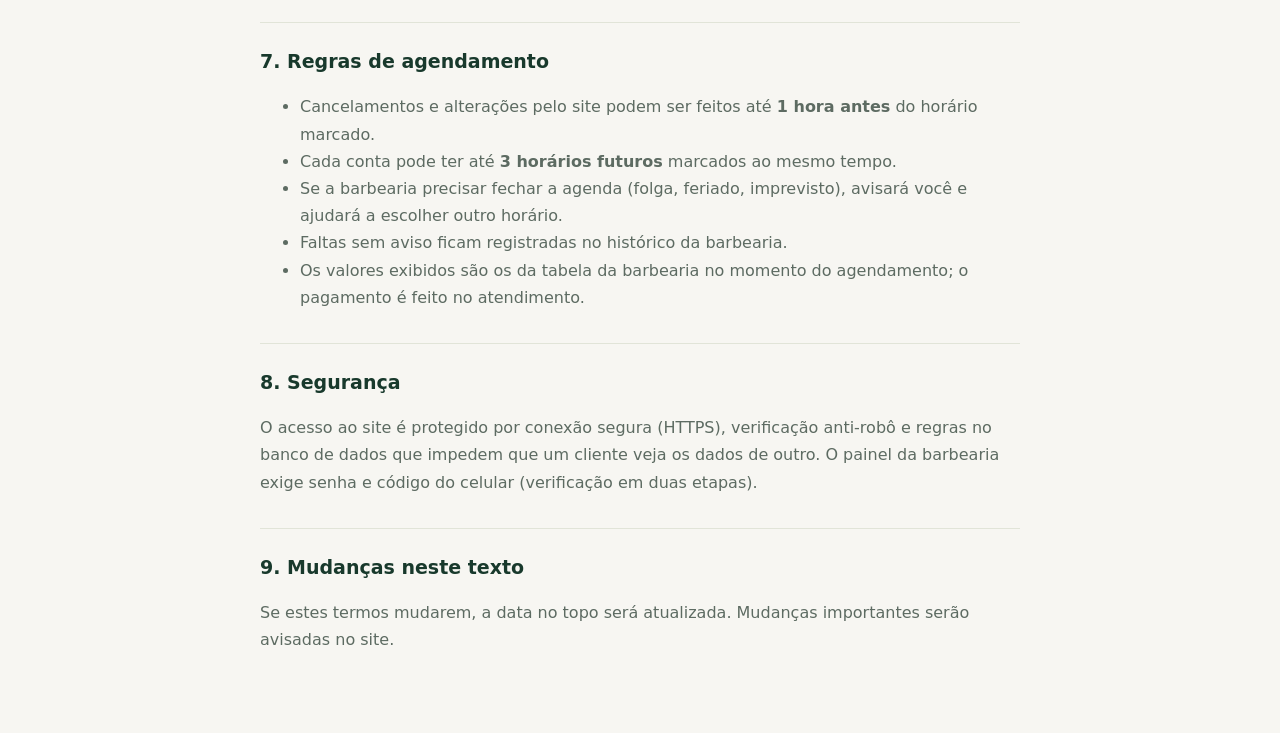
<file: privacidade.html>
<!doctype html>
<html lang="pt-BR">
<meta charset="utf-8"><meta http-equiv="Content-Security-Policy" content="default-src 'self'; script-src 'self'; style-src 'self' 'unsafe-inline'; img-src 'self' data:; connect-src 'self'; object-src 'none'; base-uri 'self'; form-action 'self'">
<meta name="viewport" content="width=device-width,initial-scale=1"><meta name="color-scheme" content="only light"><link rel="manifest" href="manifest.webmanifest"><meta name="theme-color" content="#18392c"><link rel="icon" href="icones/icone-192.png"><link rel="apple-touch-icon" href="icones/icone-180.png"><meta name="apple-mobile-web-app-title" content="Barbearia"><meta name="mobile-web-app-capable" content="yes"><meta name="apple-mobile-web-app-capable" content="yes">
<title>Termos e privacidade · Barbearia Daniel Silva</title>
<style>
:root{--ink:#18392c;--muted:#5d6b62;--line:#e1e4d8;--bg:#f7f6f2;--gold:#a47d48}
body{margin:0;background:var(--bg);color:var(--ink);font:16px/1.7 system-ui,-apple-system,sans-serif}
main{max-width:760px;margin:0 auto;padding:32px 16px 64px}
h1{font:30px/1.25 Georgia,serif;margin:8px 0 4px}h2{font-size:19px;margin:32px 0 6px;border-top:1px solid var(--line);padding-top:22px}
p,li{color:var(--muted)}a{color:var(--ink)}small{color:var(--gold);letter-spacing:.14em;font-weight:700;font-size:11px}
.back{display:inline-block;margin-bottom:18px;font-weight:600}
</style><link rel="stylesheet" href="design.css?v=services-64">
<main>
<a class="back" href="./">← Voltar</a>
<small>BARBEARIA DANIEL SILVA</small>
<h1>Termos de uso e Política de privacidade</h1>
<p>Atualizado em outubro de 2026. Este texto explica, de forma simples, como funcionam os agendamentos e o que a Barbearia Daniel Silva faz com os seus dados, conforme a Lei Geral de Proteção de Dados (Lei 13.709/2018 – LGPD).</p>

<h2>1. Quem cuida dos seus dados</h2>
<p>A Barbearia Daniel Silva é a responsável (controladora) pelos dados informados neste site. Dúvidas ou pedidos sobre seus dados: <strong id="contact">fale com a barbearia no balcão ou pelo WhatsApp</strong>.</p>

<h2>2. Quais dados coletamos</h2>
<ul>
<li><strong>Cadastro:</strong> nome, celular, e-mail e senha (a senha é guardada criptografada e ninguém da barbearia tem acesso a ela).</li>
<li><strong>Agendamentos:</strong> serviço, barbeiro, data, horário, valor, cancelamentos, faltas e atendimentos realizados.</li>
<li><strong>Preferência de WhatsApp:</strong> se você aceitou receber avisos das suas reservas.</li>
<li><strong>Segurança:</strong> registros de acesso e a verificação anti-robô do Cloudflare Turnstile no login.</li>
</ul>

<h2>3. Para que usamos</h2>
<ul>
<li>Marcar, alterar, cancelar e lembrar seus horários (execução do serviço que você pediu).</li>
<li>Avisar sobre mudanças na sua reserva pelo WhatsApp, somente se você autorizou (consentimento, que pode ser retirado em “Meus dados”).</li>
<li>Controle financeiro e de atendimentos da barbearia (obrigação legal e interesse legítimo).</li>
<li>Proteger o site contra fraudes e acessos indevidos (interesse legítimo).</li>
</ul>
<p>Não vendemos seus dados e não os usamos para publicidade de terceiros.</p>

<h2>4. Com quem compartilhamos</h2>
<p>Somente com os serviços que fazem o site funcionar: <strong>Supabase</strong> (banco de dados e login), <strong>GitHub Pages</strong> (hospedagem do site) e <strong>Cloudflare</strong> (verificação anti-robô). Seus dados podem ser armazenados em servidores fora do Brasil, com as proteções exigidas pela LGPD. A equipe da barbearia vê nome, celular e reservas apenas para atender você.</p>

<h2>5. Por quanto tempo guardamos</h2>
<p>Enquanto sua conta existir. Ao excluir a conta, apagamos seu cadastro, cancelamos seus horários futuros e retiramos seu nome e celular do histórico. Os registros de atendimentos já pagos permanecem sem identificação, pelo prazo exigido para a contabilidade.</p>

<h2>6. Seus direitos</h2>
<p>Você pode, a qualquer momento: ver e corrigir seus dados em <strong>Minha conta → Meus dados</strong>; retirar a autorização de WhatsApp; e <strong>excluir sua conta e seus dados</strong> pelo botão “Excluir minha conta”. Para outros pedidos (como confirmar quais dados temos ou receber uma cópia), use o contato do item 1.</p>

<h2>7. Regras de agendamento</h2>
<ul>
<li>Cancelamentos e alterações pelo site podem ser feitos até <strong>1 hora antes</strong> do horário marcado.</li>
<li>Cada conta pode ter até <strong>3 horários futuros</strong> marcados ao mesmo tempo.</li>
<li>Se a barbearia precisar fechar a agenda (folga, feriado, imprevisto), avisará você e ajudará a escolher outro horário.</li>
<li>Faltas sem aviso ficam registradas no histórico da barbearia.</li>
<li>Os valores exibidos são os da tabela da barbearia no momento do agendamento; o pagamento é feito no atendimento.</li>
</ul>

<h2>8. Segurança</h2>
<p>O acesso ao site é protegido por conexão segura (HTTPS), verificação anti-robô e regras no banco de dados que impedem que um cliente veja os dados de outro. O painel da barbearia exige senha e código do celular (verificação em duas etapas).</p>

<h2>9. Mudanças neste texto</h2>
<p>Se estes termos mudarem, a data no topo será atualizada. Mudanças importantes serão avisadas no site.</p>
</main>
<script src="config.js?v=services-64"></script>
<script src="api.js?v=services-64"></script>
<script src="privacidade.js?v=services-64"></script>
</html>
</file>
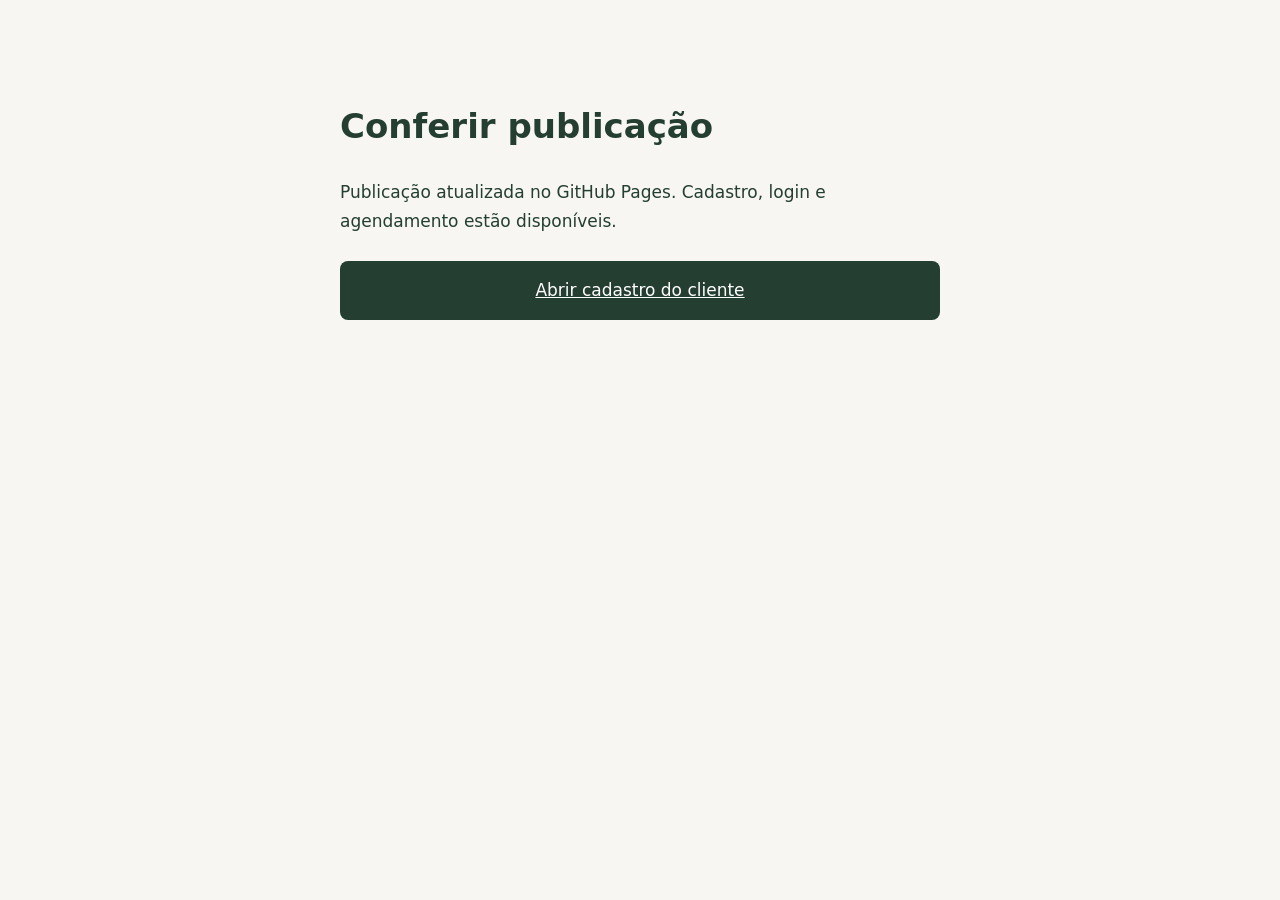
<file: verificar-publicacao.html>
<!doctype html><html lang="pt-BR"><meta charset="utf-8"><meta name="viewport" content="width=device-width,initial-scale=1"><meta name="color-scheme" content="only light"><title>Conferir publicação</title><style>body{font:17px system-ui;background:#f7f6f2;color:#243e31;max-width:600px;margin:50px auto;padding:25px;line-height:1.7}a{display:block;background:#243e31;color:white;padding:15px;margin-top:25px;text-align:center;border-radius:8px}</style><h1>Conferir publicação</h1><p id="result" role="status">Conferindo a publicação no GitHub Pages…</p><a href="./#cadastro">Abrir cadastro do cliente</a><script>(async()=>{const el=document.getElementById('result');try{const r=await fetch('./?verificar=github',{cache:'no-store'}),text=await r.text();if(!r.ok||!text.includes('id="clientsignup"'))throw Error();el.textContent='Publicação atualizada no GitHub Pages. Cadastro, login e agendamento estão disponíveis.';}catch{el.textContent='A publicação ainda está sendo processada pelo GitHub Pages. Aguarde alguns minutos e atualize.';}})();</script></html>
</file>
<file: admin.css>
*{box-sizing:border-box}
body{margin:0;background:#f7f6f2;color:#243e31;font:16px system-ui}
main{max-width:1200px;margin:auto;padding:25px}
header{border-bottom:1px solid #ddd;margin-bottom:30px}
h1{font-size:26px}
h2{font-size:21px}
section{margin:20px 0}
#login{max-width:420px}
label{display:block;font-size:14px;margin:12px 0}
input{display:block;padding:13px;border:1px solid #aaa;border-radius:6px;width:100%;font:inherit;margin-top:5px}
button{background:#243e31;color:white;border:0;border-radius:6px;padding:12px 18px;font:inherit;cursor:pointer}
button:disabled{opacity:.5}
button:focus-visible{outline:3px solid #ad8754;outline-offset:3px}
.row{display:flex;gap:15px;align-items:center;flex-wrap:wrap;justify-content:space-between}
.grid{display:grid;grid-template-columns:1fr 1fr;gap:30px}
.grid section{padding:22px;background:white;border:1px solid #ddd;border-radius:10px}
.scroll{overflow-x:auto}
table{width:100%;border-collapse:collapse;background:white;font-size:14px}
th,td{text-align:left;padding:14px;border-bottom:1px solid #ddd;white-space:nowrap}
li{margin:15px 0;display:flex;justify-content:space-between;gap:12px;align-items:center}
li button{font-size:12px}
#status{white-space:pre-wrap}
#status:empty{display:none}
[hidden]{display:none!important}
@media(max-width:700px){.grid{grid-template-columns:1fr}
main{padding:16px}
}


.barber-cards{display:grid;grid-template-columns:repeat(3,minmax(0,1fr));gap:20px;align-items:start}
.barber-agenda{background:#fff;border:1px solid #dedfd7;border-radius:14px;overflow:hidden}
.barber-heading{display:flex;gap:14px;align-items:center;background:#e9eee5;padding:20px}
.barber-heading h3{margin:0;font-size:18px}
.barber-heading p{font-size:12px;line-height:1.6;margin:7px 0 0;color:#657265}
.portrait{position:relative;overflow:hidden;background:#ded5c4;flex-shrink:0}
.portrait-fallback{display:grid;place-items:center;width:100%;height:100%;font:30px Georgia;color:#243e31}
.portrait img{position:absolute;inset:0;width:100%;height:100%;object-fit:cover}
.barber-heading .portrait{width:58px;height:58px;border-radius:50%}
.reservation{padding:20px;border-top:1px solid #e6e6de}
.reservation-time{color:#846635;font-size:13px;font-weight:600;margin:0 0 10px}
.reservation h4{font-size:18px;margin:0 0 10px;overflow-wrap:anywhere}
.reservation p:not(.reservation-time){color:#657265;font-size:13px;line-height:1.6;margin:6px 0}
.booking-state{display:inline-block;font-size:11px;background:#edf1eb;border-radius:20px;padding:5px 10px;margin-top:8px}
.cancel-booking{display:block;background:white;color:#864734;border:1px solid #d8b5ab;font-size:12px;margin-top:15px;padding:9px 12px}
.cancelled{background:#faf9f6}
.cancelled .booking-state{background:#f0e5df;color:#864734}
.agenda-empty{padding:20px;font-size:13px;color:#657265;line-height:1.7}
@media(max-width:1000px){.barber-cards{grid-template-columns:repeat(2,minmax(0,1fr))}
}
@media(max-width:650px){.barber-cards{grid-template-columns:1fr}
}


.metrics{display:grid;grid-template-columns:repeat(4,minmax(0,1fr));gap:16px}
.metric{background:white;border:1px solid #dedfd7;border-radius:12px;padding:22px}
.metric span{display:block;font-size:13px;color:#657265}
.metric strong{display:block;font-size:28px;margin-top:12px}
.ranking-panel{padding:24px;background:white;border:1px solid #dedfd7;border-radius:14px;margin-top:22px}
.help{font-size:12px;color:#657265;line-height:1.7}
.ranking{padding:0;list-style:none}
.ranking-item{display:block;margin:20px 0}
.ranking-line{display:flex;justify-content:space-between;gap:15px;font-size:14px}
.ranking-track{height:9px;background:#edf1eb;border-radius:9px;margin-top:10px;overflow:hidden}
.ranking-track div{height:100%;background:#ad8754;border-radius:9px}
.contact-detail{display:block;margin-top:8px;font-size:12px;color:#657265}
.catalog-actions{display:flex;gap:7px;flex-wrap:wrap;justify-content:flex-end}
#barbers li{align-items:flex-start;padding-bottom:18px;border-bottom:1px solid #dedfd7}
@media(max-width:900px){.metrics{grid-template-columns:repeat(2,minmax(0,1fr))}
}
@media(max-width:480px){.metric{padding:15px}
.metric strong{font-size:22px}
#barbers li{display:block}
.catalog-actions{justify-content:flex-start;margin-top:12px}
.ranking-line{flex-wrap:wrap}
}


select{display:block;padding:13px;border:1px solid #aaa;border-radius:6px;width:100%;font:inherit;margin-top:5px;background:white;color:#243e31}
.new-booking{background:white;border:1px solid #dedfd7;padding:22px;border-radius:12px;margin:25px 0}
.new-booking summary{cursor:pointer;font-weight:600}
.new-booking .grid{gap:0 25px}


.reservation-code{overflow-wrap:anywhere;font-family:monospace;user-select:all}


.whatsapp-actions{margin-top:18px;border-top:1px dashed #dedfd7;padding-top:8px}
.whatsapp-actions label{font-size:12px}
.whatsapp-actions select{font-size:13px;padding:10px}
.whatsapp-send{display:inline-block;background:#176b3a;color:white;text-decoration:none;border-radius:6px;padding:12px 15px;font-size:13px;font-weight:600}
.whatsapp-send:focus-visible{outline:3px solid #ad8754;outline-offset:3px}
.whatsapp-settings{border:1px solid #dedfd7;border-radius:10px;background:white;padding:22px;margin:25px 0}
.whatsapp-settings summary{cursor:pointer;font-weight:600}
.whatsapp-settings label{max-width:400px}


.staff-attendance-link{display:inline-block;background:#ad8754;color:white;border-radius:7px;padding:13px 16px;font-size:14px;font-weight:600;text-decoration:none}

.staff-page{background:#f5f5ef;color:#243e31;font-family:'DM Sans',system-ui,sans-serif}
.staff-page main{max-width:1500px;padding:24px 35px}
.staff-header{border-bottom:1px solid #e1e4d8;display:flex;align-items:center;justify-content:space-between;margin:0 0 28px;padding-bottom:22px;gap:20px}
.staff-brand{display:flex;align-items:center;gap:13px}
.staff-seal{height:42px;width:42px;display:grid;place-items:center;border:1px solid #b69865;border-radius:50%;font:21px Georgia;color:#9d7a46}
.staff-brand div>span{font-size:8px;letter-spacing:2.5px}
.staff-brand h1{font-size:20px;font-family:Georgia;font-weight:500;margin:5px 0 0}
.staff-header-note{font-size:9px;letter-spacing:1.6px;color:#8e957f}
.staff-shell{display:grid;grid-template-columns:205px minmax(0,1fr);gap:35px}
.staff-sidebar{position:sticky;top:25px;align-self:start;min-height:500px;border-right:1px solid #e1e4d8;padding-right:25px}
.staff-nav-label{font-size:9px;letter-spacing:1.7px;color:#959d88;margin:5px 0 22px}
.staff-nav{display:flex;flex-direction:column;gap:9px}
.staff-nav button{display:flex;align-items:center;gap:12px;text-align:left;background:transparent;color:#68795f;border-radius:9px;padding:14px;font-size:13px}
.staff-nav button>span{font-size:18px;width:20px;text-align:center}
.staff-nav button[aria-selected=true]{background:#243e31;color:white;box-shadow:0 5px 14px #243e3115}
.attendance-nav-link{display:flex;gap:12px;align-items:center;color:#68795f;text-decoration:none;font-size:13px;padding:14px;border-top:1px solid #e1e4d8;margin-top:15px}
.attendance-nav-link>span{font-size:18px;width:20px;text-align:center}
.sidebar-caption{color:#a0a68f;font-size:10px;line-height:1.9;margin:40px 14px}
.staff-toolbar{display:flex;justify-content:space-between;align-items:center;gap:20px;margin-bottom:27px}
.staff-toolbar h2{font-family:Georgia;font-size:31px;font-weight:500;margin:12px 0 0}
.staff-eyebrow{color:#a58a59;font-size:9px;letter-spacing:1.6px;font-weight:600}
.staff-logout{background:white;border:1px solid #dce1d2;color:#6b795f;padding:10px 17px;font-size:12px}
.staff-filters{background:white;border:1px solid #e1e4d8;border-radius:10px;padding:12px 18px;display:flex;align-items:center;justify-content:flex-start;gap:14px;margin-bottom:25px}
.staff-filters label{display:flex;align-items:center;gap:13px;margin:0;font-size:12px}
.staff-filters input{width:auto;padding:9px;margin:0;font-size:12px;border-color:#dce1d2}
.staff-filters button{font-size:11px;padding:10px 14px}
.staff-filters button:last-child{background:transparent;color:#6c795e}
.staff-page section{margin-top:0}
.staff-tabpanel>section{margin:0}
.section-intro{margin:10px 0 25px}
.section-intro h3{font-family:Georgia;font-size:23px;font-weight:500;margin:0 0 9px}
.section-intro p{color:#7e8972;font-size:12px;line-height:1.8}
.catalog-screen{display:grid;grid-template-columns:minmax(260px,.85fr) minmax(300px,1.15fr);gap:25px;align-items:start}
.catalog-form,.catalog-list{background:white;border:1px solid #e1e4d8;border-radius:12px;padding:24px}
.catalog-screen h3{font-size:15px;margin:0 0 20px}
.catalog-list ul{padding:0;list-style:none}
.catalog-form label{font-size:12px}
.catalog-form input{font-size:14px;border-color:#dce1d2}
.catalog-form button{font-size:12px}
.catalog-list li{font-size:13px;line-height:1.7;align-items:flex-start}
.catalog-list li>div:first-child{min-width:0;overflow-wrap:anywhere}
.staff-login{background:white;border:1px solid #e1e4d8;max-width:470px!important;padding:35px;border-radius:15px;margin:55px auto!important}
.staff-login h2{font:28px Georgia;line-height:1.3;margin:16px 0}
.staff-login>p{font-size:13px;line-height:1.9;color:#7e8972}
.staff-login label{font-size:12px}
.staff-login input{border-color:#dce1d2}
.staff-login form button{width:100%;font-size:13px;margin-top:10px}
.staff-page .barber-heading{padding:17px}
.staff-page .barber-heading h3{font-size:16px}
.attendance-section-tabs{display:flex;gap:8px;flex-wrap:wrap;padding:8px;background:#e9eee5;border-radius:9px;margin-bottom:25px}
.attendance-section-tabs a{color:#68795f;padding:11px 17px;text-decoration:none;font-size:13px;border-radius:7px}
.attendance-section-tabs a[aria-current=page]{background:#243e31;color:white}
.staff-nav button:focus-visible,.attendance-nav-link:focus-visible{outline:3px solid #ad8754;outline-offset:3px}
@media(max-width:1150px){.staff-shell{grid-template-columns:165px minmax(0,1fr);gap:23px}
.staff-sidebar{padding-right:15px}
.catalog-screen{grid-template-columns:1fr}
.staff-page .barber-cards{grid-template-columns:repeat(2,minmax(0,1fr))}
}
@media(max-width:760px){.staff-page main{padding:20px 16px}
.staff-header{margin-bottom:20px}
.staff-header-note{font-size:8px;max-width:110px;text-align:right;line-height:1.8}
.staff-shell{grid-template-columns:1fr;gap:22px}
.staff-sidebar{position:static;border:0;min-height:0;padding:0;display:flex;flex-wrap:wrap;gap:8px}
.staff-nav-label,.sidebar-caption{display:none}
.staff-nav{flex-direction:row;flex-wrap:wrap;gap:7px}
.staff-nav button{font-size:12px;gap:6px;padding:11px 13px;background:#e9eee5}
.staff-nav button>span{font-size:15px;width:auto}
.attendance-nav-link{border:0;margin:0;padding:11px 13px;background:#e9eee5;border-radius:9px;font-size:12px;gap:6px}
.attendance-nav-link>span{font-size:15px;width:auto}
.staff-toolbar h2{font-size:27px}
.staff-filters{padding:13px;flex-wrap:wrap;gap:10px}
.staff-filters label{width:100%;justify-content:space-between}
.staff-filters input{flex:1;max-width:230px}
.staff-page .barber-cards{grid-template-columns:1fr}
.staff-login{padding:27px;margin:25px auto!important}
.attendance-section-tabs a{font-size:12px;padding:10px 12px}
}
.finance-filters{display:flex;gap:12px;align-items:end;flex-wrap:wrap;background:#fff;border:1px solid #e1e4d8;border-radius:12px;padding:18px;margin-bottom:18px}
.finance-filters label{margin:0;font-size:12px}
.finance-filters input{margin:7px 0 0;min-width:155px}
.finance-filters button{margin:0;font-size:12px}
.finance-table-wrap{overflow:auto;background:#fff;border:1px solid #e1e4d8;border-radius:12px}
.finance-table{width:100%;border-collapse:collapse;min-width:780px}
.finance-table th,.finance-table td{text-align:left;padding:15px;border-bottom:1px solid #edf0e8;font-size:12px}
.finance-table th{color:#68795f;background:#f7f8f3;font-size:10px;text-transform:uppercase;letter-spacing:.08em}
.finance-table td:nth-child(n+2),.finance-table th:nth-child(n+2){text-align:right}
.finance-table tfoot td{font-weight:700;background:#edf1eb;border:0}
.finance-table tbody tr:hover{background:#fafaf6}
.finance-detail-title{font:24px Georgia;margin:30px 0 15px}
.finance-details{display:grid;grid-template-columns:repeat(2,minmax(0,1fr));gap:18px}
.finance-detail-card{background:#fff;border:1px solid #e1e4d8;border-radius:12px;padding:20px;overflow:auto}
.finance-detail-card h4{font:20px Georgia;margin:0 0 16px;color:#243e31}
.barber-list-photo{display:block;width:72px;height:72px;object-fit:cover;border-radius:50%;margin-bottom:12px;border:3px solid #edf1eb}
.new-barber-button{width:100%;margin:0 0 20px;background:#ad8754;font-size:13px}
.finance-service-table{width:100%;border-collapse:collapse;min-width:520px}
.finance-service-table th,.finance-service-table td{font-size:11px;padding:10px 8px;border-bottom:1px solid #edf0e8;text-align:right}
.finance-service-table th:first-child,.finance-service-table td:first-child{text-align:left}
@media(max-width:760px){.finance-filters{align-items:stretch}.finance-filters label,.finance-filters button{width:100%}.finance-filters input{width:100%}}
@media(max-width:900px){.finance-details{grid-template-columns:1fr}}
@media print{body.staff-page{background:#fff}.staff-header,.staff-sidebar,.staff-toolbar,.staff-filters,#status,.finance-filters{display:none!important}.staff-shell{display:block}.staff-tabpanel{display:none!important}#tab-financeiro{display:block!important}.finance-table-wrap{overflow:visible;border:0}.finance-table{min-width:0}.finance-details{display:block}.finance-detail-card{break-inside:avoid;margin-top:14px}.metrics{grid-template-columns:repeat(4,1fr)}}
.bi-filters{display:flex;gap:12px;align-items:end;flex-wrap:wrap;background:#fff;border:1px solid #e1e4d8;border-radius:14px;padding:18px;margin-bottom:16px}.bi-filters label{margin:0;font-size:12px}.bi-filters input{margin-top:7px;min-width:155px}.bi-grid{display:grid;grid-template-columns:repeat(2,minmax(0,1fr));gap:18px;margin-top:20px}.bi-card{background:#fff;border:1px solid #e1e4d8;border-radius:16px;padding:22px;box-shadow:0 12px 35px #18392c0d}.bi-wide{grid-column:1/-1}.bi-card-title{display:flex;align-items:flex-start;justify-content:space-between;gap:16px}.bi-card h4{font:22px Georgia;margin:7px 0 20px}.bi-bars{display:grid;gap:15px}.bi-bar-head{display:flex;justify-content:space-between;gap:15px;font-size:12px}.bi-bar-track{height:10px;background:#edf1eb;border-radius:20px;overflow:hidden;margin-top:7px}.bi-bar-fill{height:100%;border-radius:20px;background:linear-gradient(90deg,#b58b50,#d8bd88)}.bi-staff{display:grid;grid-template-columns:repeat(3,minmax(0,1fr));gap:13px}.bi-staff-item{background:#f7f8f3;border:1px solid #e7e9e0;border-radius:13px;padding:18px}.bi-staff-item strong{display:block;font:20px Georgia;margin-bottom:12px}.bi-staff-item span{display:block;color:#657265;font-size:12px;line-height:1.7}.bi-staff-item b{display:block;color:#243e31;font-size:18px;margin-top:6px}.bi-insight{background:linear-gradient(125deg,#18392c,#28513e);color:#fff}.bi-insight .staff-eyebrow{color:#d9bb82}.bi-insights{display:grid;grid-template-columns:repeat(3,1fr);gap:14px}.bi-insights p{margin:0;padding:15px;border:1px solid #ffffff24;border-radius:12px;color:#e9eee8;line-height:1.7;font-size:12px}.bi-empty{color:#7e8972;font-size:12px}.bi-metrics .metric:nth-child(2):before{background:#4e8b68}.bi-metrics .metric:nth-child(3):before{background:#7898b2}.bi-metrics .metric:nth-child(4):before{background:#b86d5b}@media(max-width:900px){.bi-grid{grid-template-columns:1fr}.bi-wide{grid-column:auto}.bi-staff,.bi-insights{grid-template-columns:1fr 1fr}}@media(max-width:600px){.bi-filters{align-items:stretch}.bi-filters label,.bi-filters button,.bi-filters input{width:100%}.bi-staff,.bi-insights{grid-template-columns:1fr}}

.install-app{position:fixed;z-index:50;right:16px;bottom:16px;width:auto!important;border-radius:999px!important;padding:12px 18px!important;background:#18392c!important;color:#fff!important;font-weight:600;box-shadow:0 10px 26px #10261f40}
.loyalty-note{border:1px solid #e7c9a0;background:#fdf6ea;border-radius:10px;padding:10px 12px;color:#8a5b31;font-weight:600}
.role-attendant .chefe-only{display:none!important}.attendants-admin{margin-top:18px}
</file>
<file: customer.css>
a{color:#243e31}
details{margin:25px 0;border:1px solid #dedfd7;border-radius:10px;padding:22px;background:white}
summary{cursor:pointer;font-weight:600}
details form{max-width:550px}
.my-bookings{display:grid;grid-template-columns:repeat(2,minmax(0,1fr));gap:20px;margin:25px 0}
.my-booking{background:white;border:1px solid #dedfd7;border-radius:12px;padding:22px}
.my-booking h3{margin:0 0 12px}
.my-booking p{line-height:1.7}
.my-booking small{display:block;color:#657265;overflow-wrap:anywhere}
.my-actions{display:flex;gap:10px;flex-wrap:wrap;margin-top:20px}
.my-actions .cancel{background:#864734}
.text-button{background:none;color:#243e31;text-decoration:underline;font-size:14px;padding-left:0}
.edit-booking{border:2px solid #ad8754;background:white;border-radius:12px;padding:25px;max-width:650px}
#accountstatus{white-space:pre-wrap;line-height:1.7;padding:16px;background:#e9eee5}
#accountstatus:empty{display:none}
@media(max-width:700px){.my-bookings{grid-template-columns:1fr}
}
.entry-team{margin:42px 0 20px;padding:34px;background:#f8f6ef;border:1px solid #e1ddcf;border-radius:18px}.entry-team>h2{font:34px Georgia;margin:10px 0}.entry-team>p{color:#6f796e}.entry-team-cards{display:grid;grid-template-columns:repeat(3,minmax(0,1fr));gap:18px;margin-top:24px}.entry-team-card{overflow:hidden;background:#fff;border:1px solid #e1e4d8;border-radius:14px}.entry-team-card .portrait{position:relative;overflow:hidden;background:#ded5c4;width:100%;aspect-ratio:4/3}.entry-team-card .portrait-fallback{display:grid;place-items:center;width:100%;height:100%;font:46px Georgia;color:#243e31}.entry-team-card .portrait img{position:absolute;inset:0;width:100%;height:100%;object-fit:contain;object-position:center;background:#ded5c4}.entry-team-card>div:last-child{padding:18px}.entry-team-card h3{font:22px Georgia;margin:0 0 6px}.entry-team-card p{margin:0;color:#ad8754;font-size:12px}@media(max-width:750px){.entry-team{padding:24px 18px}.entry-team-cards{grid-template-columns:1fr}.entry-team-card .portrait{aspect-ratio:3/4}}


.consent{display:flex;gap:12px;align-items:flex-start;line-height:1.6;font-size:13px}
.consent input{width:20px;height:20px;flex-shrink:0;margin-top:2px}

.customer-page{background:#f5f3ed;color:#20392e;font-family:'DM Sans',system-ui,sans-serif}
.customer-page main{max-width:1280px;padding:28px 42px 40px}
.customer-header{display:flex;justify-content:space-between;gap:20px;align-items:center;border:0;margin:0 0 28px;padding:0}
.entry-brand{display:flex;gap:13px;align-items:center;text-decoration:none;font-size:9px;letter-spacing:2.5px;font-weight:500}
.entry-brand strong{display:block;font-size:15px;letter-spacing:2px;margin-top:5px}
.brand-seal{height:44px;width:44px;display:grid;place-items:center;border:1px solid #b69865;border-radius:50%;font:21px Georgia;letter-spacing:-1px;color:#9d7a46}
.header-caption{font-size:11px;color:#7a8177}
.entry-layout{display:grid;grid-template-columns:1.1fr 1fr;gap:0;background:#fff;border:1px solid #e6e2d7;border-radius:20px;overflow:hidden;box-shadow:0 18px 60px #243e310a;margin:0;min-height:650px}
.entry-story{background:#1c3529;position:relative;color:#f8f4e8;overflow:hidden;min-height:650px}
.story-photo{position:absolute;inset:0;background:linear-gradient(90deg,#183326e8,#1833269e),linear-gradient(0deg,#183326,transparent 80%),url('https://images.unsplash.com/photo-1503951914875-452162b0f3f1?auto=format&fit=crop&w=1200&q=85') center/cover;opacity:.9}
.story-content{position:relative;padding:52px 45px;height:100%;display:flex;flex-direction:column;justify-content:center}
.story-kicker{font-size:9px;letter-spacing:2.5px;color:#d1b888;font-weight:600}
.story-content h1{font-family:'Playfair Display',Georgia,serif;font-size:49px;font-weight:500;line-height:1.17;letter-spacing:-1.5px;margin:25px 0 20px;color:#f8f4e8}
.story-content em{color:#d3b37b;font-weight:500}
.story-content>p{font-size:13px;line-height:1.9;color:#d5ddd3}
.story-divider{width:45px;height:1px;background:#b39766;margin:23px 0 28px}
.story-benefits{list-style:none;padding:0;margin:0;display:grid;gap:23px}
.story-benefits li{display:flex;justify-content:flex-start;gap:17px;align-items:center;margin:0}
.story-benefits li>span{border:1px solid #ffffff30;border-radius:50%;width:34px;height:34px;flex-shrink:0;display:grid;place-items:center;color:#d4b980;font-size:10px}
.story-benefits strong{font-size:12px;display:block;font-weight:500;color:#f4f2e9}
.story-benefits small{font-size:10px;display:block;color:#b9c5ba;line-height:1.7;margin-top:5px}
.story-signature{font-family:Georgia,serif;font-style:italic;font-size:14px;color:#d5bd93;margin-top:38px}
.story-signature span{display:block;font:8px 'DM Sans',sans-serif;letter-spacing:2px;color:#a4b3a6;margin-top:10px}
.entry-card{padding:38px 45px;align-self:center}
.entry-tabs{display:flex;background:#f3f3ed;padding:5px;border-radius:9px;gap:4px;margin-bottom:34px}
.entry-tabs button{flex:1;background:transparent;color:#737c70;padding:12px 10px;border-radius:6px;font-size:12px;font-weight:500}
.entry-tabs button[aria-selected=true]{background:white;color:#20392e;box-shadow:0 2px 8px #243e3110}
.entry-eyebrow{font-size:9px;letter-spacing:2px;font-weight:600;color:#a08250}
.entry-form{margin:0}
.entry-form h2{font-family:'Playfair Display',Georgia,serif;font-size:34px;font-weight:500;letter-spacing:-.6px;line-height:1.2;margin:14px 0}
.entry-description{font-size:12px;line-height:1.8;color:#7b8276;margin-bottom:27px;max-width:340px}
.entry-form label{font-size:11px;font-weight:500;color:#465442;margin:16px 0 0}
.entry-form input{background:#fcfcf8;border:1px solid #e0e4d9;font-size:13px;padding:14px;border-radius:8px;margin-top:7px;outline-color:#b39766}
.entry-form input::placeholder{color:#a0a69a;font-size:12px}
.entry-form .entry-submit{width:100%;margin-top:24px;padding:16px 19px;display:flex;justify-content:space-between;align-items:center;border-radius:8px;background:#233f31;font-size:12px}
.entry-submit:hover{background:#365640}
.entry-form .text-button{font-size:10px;padding:15px 0 0;color:#78806f}
.entry-form .consent{font-size:10px;font-weight:400;line-height:1.7;align-items:flex-start;gap:10px}
.entry-form .consent input{width:16px;height:16px;margin-top:1px;accent-color:#233f31}
.entry-form .help{font-size:10px;line-height:1.7;color:#89907f}
.entry-card-footer{border-top:1px solid #edf0e6;margin-top:28px;padding-top:20px;display:flex;gap:8px;align-items:center;color:#909681;font-size:9px;justify-content:center}
.entry-card-footer span{color:#b39766}
.customer-page #accountstatus{border:1px solid #d6e0cd;border-radius:9px;font-size:13px;margin:0 0 20px}
.customer-page #recovery{max-width:500px;background:white;border:1px solid #dedfd7;border-radius:14px;padding:30px;margin:auto}
.customer-page #myarea,.customer-page #editarea{background:#fff;border-radius:14px;padding:28px}
.customer-page [hidden]{display:none!important}
@media(min-width:1000px){.entry-card:has(#cadastro:not([hidden])){padding-top:30px;padding-bottom:30px}
.entry-card:has(#cadastro:not([hidden])) .entry-tabs{margin-bottom:22px}
.entry-card:has(#cadastro:not([hidden])) .entry-description{margin-bottom:18px}
}
@media(max-width:900px){.customer-page main{padding:22px}
.entry-card{padding:32px}
.story-content{padding:38px 30px}
.story-content h1{font-size:38px}
.entry-form h2{font-size:30px}
}
@media(max-width:700px){.customer-page main{padding:20px 16px}
.customer-header{margin-bottom:22px}
.header-caption{display:none}
.entry-layout{grid-template-columns:1fr;border-radius:15px;min-height:0}
.entry-story{min-height:0}
.story-content{padding:30px 26px}
.story-kicker{font-size:8px}
.story-content h1{font-size:36px;letter-spacing:-1px;margin:18px 0 12px}
.story-content>p{font-size:12px;margin:0}
.story-divider,.story-benefits,.story-signature{display:none}
.story-photo{background-position:center 40%}
.entry-card{padding:28px 25px}
.entry-tabs{margin-bottom:28px}
.entry-form h2{font-size:30px}
.entry-card-footer{font-size:9px}
.customer-page #myarea{padding:20px}
}

.delete-account{background:#fff!important;color:#9b473b!important;border:1px solid #e1c8c1!important;box-shadow:none!important;margin-top:6px}
.install-app{position:fixed;z-index:50;right:16px;bottom:16px;width:auto!important;border-radius:999px!important;padding:12px 18px!important;background:#18392c!important;color:#fff!important;font-weight:600;box-shadow:0 10px 26px #10261f40}
.loyalty-card{border:1px solid #e7c9a0;background:#fdf6ea;border-radius:14px;padding:14px 16px;margin:12px 0}.loyalty-card strong{color:#8a5b31}.loyalty-card p{margin:6px 0 0;font-size:14px}.loyalty-dots{display:flex;flex-wrap:wrap;gap:6px;margin-top:8px}.loyalty-dots span{width:18px;height:18px;border-radius:50%;border:2px solid #c49242;background:#fff}.loyalty-dots span.on{background:#c49242}.barber-link{text-align:center;margin-top:14px}
.barber-filters{display:flex;flex-wrap:wrap;gap:12px;align-items:end;margin:10px 0}.barber-filters label{flex:1 1 140px}
.barber-updates{border:1px solid #d6e2dc;background:#fff;border-radius:14px;padding:12px 16px;margin:12px 0}.barber-updates h3{margin:0 0 6px;display:flex;align-items:center;gap:8px}.updates-badge{background:#d1203a;color:#fff;border-radius:999px;font-size:12px;padding:2px 9px}.update-item{margin:6px 0;font-size:14px;color:#5d6b62;cursor:pointer}.update-item.fresh{color:#18392c;font-weight:600}
</file>
<file: pole.css>
/* Poste de barbeiro: o elemento desenha a base cromada e o <i> de dentro o tubo de vidro (20px no centro);
   :before é a cúpula de cima e :after a esfera dourada. A sombra segue o desenho (drop-shadow). */
.barber-pole{position:relative;display:inline-block;flex:0 0 auto;width:32px;height:48px;margin:17px 1px 2px;border-radius:0 0 6px 6px;isolation:isolate;
 background:
  /* base cromada */
  linear-gradient(180deg,#b9c6c9 0,#fdfefe 28%,#a3b3b6 60%,#5d7175 100%) 50% 100%/100% 8px no-repeat;
 filter:drop-shadow(0 6px 6px #10261f38)}
.barber-pole:before{content:"";position:absolute;z-index:1;left:0;right:0;top:-9px;height:10px;border-radius:50% 50% 3px 3px/100% 100% 3px 3px;
 background:linear-gradient(180deg,#fdfefe 0,#dbe4e6 45%,#8fa2a6 78%,#5d7175 100%)}
.barber-pole:after{content:"";position:absolute;z-index:2;left:50%;top:-17px;width:11px;height:11px;margin-left:-5.5px;border-radius:50%;
 background:radial-gradient(circle at 36% 30%,#fffaf0 0,#f2d494 22%,#c49242 58%,#7a5419 100%)}
.barber-pole i{position:absolute;left:6px;top:0;width:20px;height:40px;overflow:hidden}
/* espiral: ladrilho 20x20 a 45° com 2 ciclos completos; desce 20px e emenda sem corte.
   Gira com transform (a placa de vídeo move sozinha, sem redesenhar a página a cada quadro). */
.barber-pole i:before{content:"";position:absolute;left:0;right:0;top:-20px;height:60px;will-change:transform;
 background:linear-gradient(45deg,#d1203a 0 12.5%,#fbfbf8 12.5% 25%,#1c5cb8 25% 37.5%,#fbfbf8 37.5% 50%,#d1203a 50% 62.5%,#fbfbf8 62.5% 75%,#1c5cb8 75% 87.5%,#fbfbf8 87.5%) 0 0/20px 20px repeat-y;
 animation:barber-pole-spin 1.6s linear infinite}
/* vidro por cima das listras: sombra da cúpula, bordas escuras e reflexo vertical */
.barber-pole i:after{content:"";position:absolute;inset:0;
 background:linear-gradient(180deg,#0b1f2459 0,#0b1f2400 5px),linear-gradient(90deg,#0b1f24b3 0,#0b1f2433 13%,#fff0 24%,#ffffffd9 33%,#fff0 45%,#0b1f2414 70%,#0b1f24a6 100%)}
@keyframes barber-pole-spin{to{transform:translateY(20px)}}
@media(prefers-reduced-motion:reduce){.barber-pole i:before{animation:none}}
</file>
<file: polish.css>
:root{--ds-green:#18392c;--ds-green-2:#28513e;--ds-gold:#b58b50;--ds-cream:#f7f4ec;--ds-paper:#fffefa;--ds-ink:#172820;--ds-muted:#69766d;--ds-line:#e3e4dc;--ds-shadow:0 18px 50px rgba(24,57,44,.09)}
body{background:radial-gradient(circle at 90% 0,#efe8da 0,transparent 28rem),var(--ds-cream);color:var(--ds-ink)}
button,.primary,.staff-attendance-link,.whatsapp-send{transition:transform .18s ease,box-shadow .18s ease,background .18s ease}
button:not(:disabled):hover,.primary:hover,.staff-attendance-link:hover,.whatsapp-send:hover{transform:translateY(-1px);box-shadow:0 9px 20px rgba(24,57,44,.17)}
button,.primary{border-radius:10px!important;font-weight:600}
input,select,textarea{border-color:#d9ded5!important;border-radius:10px!important;background:#fffefa!important;transition:border-color .18s ease,box-shadow .18s ease}
input:focus,select:focus,textarea:focus{outline:none;border-color:var(--ds-gold)!important;box-shadow:0 0 0 4px rgba(181,139,80,.13)}
.customer-header,.staff-header{background:rgba(255,254,250,.72);border:1px solid rgba(227,228,220,.9)!important;border-radius:16px;padding:14px 18px!important;box-shadow:0 8px 30px rgba(24,57,44,.045);backdrop-filter:blur(12px)}
.entry-layout{border-radius:24px;box-shadow:var(--ds-shadow)}
.entry-card{background:linear-gradient(145deg,#fff 0,#fffefa 100%)}
.entry-tabs{border:1px solid #e7e8e0}
.entry-form input{min-height:48px}
.entry-form .entry-submit{min-height:52px;background:linear-gradient(135deg,var(--ds-green),var(--ds-green-2))}
.entry-team,.my-booking,.barber-agenda,.metric,.ranking-panel,.catalog-form,.catalog-list,.finance-detail-card,.visit-card,.cancellation-panel,.summary,article{box-shadow:0 12px 35px rgba(24,57,44,.055)}
.entry-team-card,.team-card{border-radius:18px!important;transition:transform .22s ease,box-shadow .22s ease}
.entry-team-card:hover,.team-card:hover{transform:translateY(-4px);box-shadow:0 18px 38px rgba(24,57,44,.12)}
.entry-team-card .portrait,.team-card .portrait{background:linear-gradient(145deg,#eee6d6,#d9d0bf)}
.entry-team-card .portrait img,.team-card .portrait img{object-fit:contain!important}
.staff-shell{gap:28px}
.staff-sidebar{background:rgba(255,254,250,.7);border:1px solid var(--ds-line)!important;border-radius:16px;padding:18px!important;min-height:0;box-shadow:0 10px 35px rgba(24,57,44,.045)}
.staff-nav button,.attendance-nav-link{border-radius:10px!important}
.staff-nav button[aria-selected=true]{background:linear-gradient(135deg,var(--ds-green),var(--ds-green-2));box-shadow:0 10px 24px rgba(24,57,44,.2)}
.staff-toolbar{background:linear-gradient(120deg,#fffefa,#f3eee3);border:1px solid var(--ds-line);border-radius:16px;padding:20px 22px}
.staff-toolbar h2{font-size:34px}
.staff-filters,.finance-filters{border-radius:14px;box-shadow:0 8px 28px rgba(24,57,44,.04)}
.metrics{gap:18px}
.metric{position:relative;overflow:hidden;border-radius:16px;padding:24px}
.metric:before{content:"";position:absolute;left:0;top:0;width:4px;height:100%;background:linear-gradient(var(--ds-gold),#d4ba88)}
.metric strong{font-family:Georgia,serif;color:var(--ds-green);font-size:31px}
.ranking-panel,.catalog-form,.catalog-list,.finance-table-wrap,.finance-detail-card,.barber-agenda,.visit-card{border-radius:16px!important}
.barber-heading{background:linear-gradient(135deg,#edf2eb,#f8f4e9)}
.barber-heading .portrait{border:3px solid #fff;box-shadow:0 5px 14px rgba(24,57,44,.15)}
.reservation{background:#fff}
.booking-state,.visit-badge{font-weight:600;letter-spacing:.02em}
.finance-table th{background:#edf2eb;color:var(--ds-green)}
.finance-table tbody tr{transition:background .15s ease}
.new-barber-button{background:linear-gradient(135deg,#a77942,#c49b60)}
.visit-card{border-top:4px solid var(--ds-gold)}
@media(max-width:760px){.customer-header,.staff-header{border-radius:13px;padding:11px 12px!important}.staff-sidebar{padding:10px!important;background:transparent;border:0!important;box-shadow:none}.staff-nav{display:grid!important;grid-template-columns:repeat(2,minmax(0,1fr));width:100%}.staff-nav button,.attendance-nav-link{justify-content:center}.staff-toolbar{padding:17px}.staff-toolbar h2{font-size:28px}.metrics{grid-template-columns:1fr 1fr!important;gap:11px}.metric{padding:18px 15px}.metric strong{font-size:24px}.entry-team-card .portrait,.team-card .portrait{aspect-ratio:4/3!important}.entry-team-card .portrait img,.team-card .portrait img{object-fit:contain!important}.catalog-form,.catalog-list,.ranking-panel{padding:19px}}
@media(max-width:420px){.metrics{grid-template-columns:1fr!important}.staff-brand{gap:8px}.staff-seal{display:none}.barber-pole{transform:scale(.88)}.entry-brand{gap:8px}}
/* Celular: cabeçalho com fundo sólido, sem desfoque (economiza processamento ao abrir e rolar) */
@media(max-width:760px){.customer-header,.staff-header{background:#fcfbf7;backdrop-filter:none}}
</file>
<file: design.css>
/* Acabamento visual comum a todas as páginas. Carregado por último: só refina o que os outros CSS já desenham. */

/* Foco visível e alvos de toque confortáveis */
:focus-visible{outline:3px solid #c49242;outline-offset:2px}
button,.primary,.whatsapp-send{min-height:44px}

/* Mensagens de status: aviso flutuante que some sozinho (api.js controla a classe ds-hide) */
.ds-toast{position:fixed!important;left:50%;bottom:20px;z-index:9999;transform:translateX(-50%);width:max-content;max-width:min(560px,calc(100vw - 32px));margin:0!important;padding:12px 20px!important;border:0!important;border-radius:999px!important;background:#18392c!important;color:#fff!important;font:600 14px/1.45 system-ui,-apple-system,sans-serif!important;text-align:center;box-shadow:0 14px 34px #10261f45;transition:opacity .25s,transform .25s}
.ds-toast.ds-hide,.ds-toast:empty{opacity:0;transform:translate(-50%,14px);pointer-events:none}
@media(prefers-reduced-motion:reduce){.ds-toast{transition:none}}

/* Cards de números: sem card sozinho na linha; o último (resultado) ganha destaque no caixa */
.metrics{grid-template-columns:repeat(auto-fit,minmax(170px,1fr))!important}
#cashmetrics .metric:last-child{background:#18392c;border-color:#18392c;color:#fff}
#cashmetrics .metric:last-child span{color:#d6e4dc}#cashmetrics .metric:last-child strong{color:#fff}

/* Agenda do chefe: a agenda do dia vem logo depois do botão de registrar; ferramentas ficam embaixo */
#tab-agenda:not([hidden]){display:flex;flex-direction:column}
#tab-agenda>*{order:5}
#tab-agenda>.section-intro{order:0}
#tab-agenda>details.new-booking:not(.chefe-only){order:1}
#tab-agenda>h3,#tab-agenda>.agenda-legend,#tab-agenda>#count,#tab-agenda>#nopreferencesummary,#tab-agenda>#barbercards,#tab-agenda>#empty{order:2}
#tab-agenda>.availability-desk{order:3;margin-top:28px}
#tab-agenda>.whatsapp-settings,#tab-agenda>.chefe-only{order:4}

/* Cards de reserva (Minha conta e Área do barbeiro): mais compactos e fáceis de ler */
.my-booking{padding:16px 18px!important}
.my-booking h3{margin:0 0 6px!important;font-size:17px!important}
.my-booking p{margin:3px 0!important;line-height:1.45!important}
.my-booking small{display:block;margin-top:6px;color:#7b8780;font-size:12px}
.my-actions{display:flex;flex-wrap:wrap;gap:8px;margin-top:12px}
.my-actions button{flex:1 1 180px;margin:0!important}
.status-pill{display:inline-block!important;margin:6px 0 2px!important;padding:3px 11px;border-radius:999px;font-size:13px!important;font-weight:700;background:#e8f1ec;color:#1f5a3c}
.status-pill.is-wait{background:#fdf1df;color:#8a5b31}
.status-pill.is-arrived{background:#e6eefc;color:#1c4fa0}
.status-pill.is-cancelled{background:#f8e6e3;color:#9b473b}
.my-booking a[href^="https://wa.me"]{display:inline-flex;align-items:center;gap:6px;margin-top:10px;padding:8px 14px;border-radius:999px;background:#176b3a;color:#fff;font-weight:600;font-size:14px;text-decoration:none}
.my-booking a[href^="https://wa.me"]:before{content:"💬"}

/* Serviço sem foto: sem quadro grande vazio */
.service-visual:not(:has(img)){aspect-ratio:auto!important;height:86px}
.service-visual:not(:has(img)) .service-art{width:52px;height:52px;font-size:28px}

/* Área do barbeiro: cabeçalho da agenda alinhado */
#barberarea>.row{display:flex;align-items:center;justify-content:space-between;gap:12px;margin:18px 0 6px}
#barberarea h2{margin:22px 0 8px}

/* Ação principal da agenda em destaque */
#tab-agenda>details.new-booking:not(.chefe-only){margin-top:6px;border-left:4px solid #c49242}
#tab-agenda>details.new-booking:not(.chefe-only)>summary{color:#8a5b31}

/* Minha conta: "+ Novo agendamento" vira botão ao lado de Sair */
#myarea>.row{display:flex;flex-wrap:wrap;align-items:center;justify-content:space-between;gap:10px}
#myarea>.row>div{display:flex;flex-wrap:wrap;align-items:center;gap:8px}
#myarea>.row a[href="agendar.html"]{display:inline-flex;align-items:center;min-height:44px;padding:0 18px;border-radius:12px;background:#c49242;color:#fff;font-weight:700;text-decoration:none}

/* Tela de entrada: textos legíveis (mín. 11px nas etiquetas, 16px nos campos para o iPhone não dar zoom) e cinzas com contraste ≥ 4,5:1 */
.entry-brand{font-size:11px}
.header-caption{font-size:13px;color:#5f6a5c}
.story-kicker{font-size:11px!important}
.story-content>p{font-size:15px!important;line-height:1.7}
.story-benefits strong{font-size:15px}
.story-benefits small{font-size:13px;line-height:1.5}
.story-benefits li>span{font-size:12px}
.story-signature{font-size:16px}
.story-signature span{font-size:11px}
.entry-tabs button{font-size:15px;color:#5f665a}
.entry-eyebrow{font-size:11px;color:#8a6a3a}
.entry-description{font-size:15px;line-height:1.6;color:#5f6a5c}
.entry-form label{font-size:14px}
.entry-form input{font-size:16px}
.entry-form input::placeholder{font-size:15px;color:#6b7466}
.entry-form .entry-submit{font-size:16px}
.entry-form .text-button{display:inline-flex;align-items:center;min-height:44px;padding:0;font-size:14px;color:#5f6a5c}
.entry-form .consent,.entry-form .help{font-size:13px;color:#5f6a5c}
.entry-card-footer{font-size:12px!important;color:#5f6a5c}

/* Abas Entrar/Primeiro acesso: a pílula branca desliza até a aba escolhida */
.entry-tabs{position:relative}
.entry-tabs:before{content:"";position:absolute;top:5px;bottom:5px;left:5px;width:calc(50% - 7px);border-radius:6px;background:#fff;box-shadow:0 2px 8px #243e3118;transition:transform .35s cubic-bezier(.3,1.3,.5,1)}
.entry-tabs:has(button:last-child[aria-selected=true]):before{transform:translateX(calc(100% + 4px))}
.entry-tabs button{position:relative;z-index:1;transition:color .25s}
.entry-tabs button[aria-selected=true]{background:transparent;box-shadow:none}
.entry-tabs button:hover{box-shadow:none!important;transform:none!important}

/* Toque: o botão afunda um pouco ao ser pressionado; a seta do botão principal avança no hover */
button:not(:disabled):active,.primary:active{transform:scale(.97)!important;transition-duration:.08s}
.entry-submit span{display:inline-block;transition:transform .25s ease}
.entry-submit:hover span{transform:translate(3px,-3px)}

/* Animações de entrada: só para quem não pediu menos movimento no sistema */
@keyframes ds-rise{from{opacity:0;transform:translateY(16px)}to{opacity:1;transform:none}}
@keyframes ds-drop{from{opacity:0;transform:translateY(-12px)}to{opacity:1;transform:none}}
@keyframes ds-zoom{from{transform:scale(1.12)}to{transform:scale(1)}}
@keyframes ds-pop{0%{transform:scale(0)}60%{transform:scale(1.2)}100%{transform:scale(1)}}
@keyframes ds-draw{from{transform:scaleX(0)}to{transform:scaleX(1)}}
@media(prefers-reduced-motion:no-preference){
 .customer-header,.staff-header,body>header{animation:ds-drop .6s cubic-bezier(.2,.8,.2,1) both}
 /* Foto da barbearia se aproxima devagar, uma vez, como uma câmera entrando */
 .story-photo{animation:ds-zoom 9s cubic-bezier(.2,.7,.2,1) both}
 .story-content>*,.entry-card{animation:ds-rise .7s cubic-bezier(.2,.8,.2,1) both}
 .story-content>:nth-child(2){animation-delay:.08s}.story-content>:nth-child(3){animation-delay:.16s}.story-content>:nth-child(4){animation-delay:.24s}.story-content>:nth-child(5){animation-delay:.32s}.story-content>:nth-child(n+6){animation-delay:.4s}
 .entry-card{animation-delay:.15s}
 .story-divider{transform-origin:left;animation:ds-draw .8s .3s cubic-bezier(.2,.8,.2,1) both}
 /* Trocar de aba ou de tela: o conteúdo novo sobe suavemente */
 .entry-form:not([hidden]),#recovery:not([hidden]),#myarea:not([hidden]),#editarea:not([hidden]),.confirmation:not([hidden]),.tab-panel:not([hidden]),[role=tabpanel]:not([hidden]){animation:ds-rise .45s cubic-bezier(.2,.8,.2,1) both}
 /* Listas de cards entram uma a uma */
 .my-booking,.service-card,.team-card,.entry-team-card,.metric{animation:ds-rise .5s cubic-bezier(.2,.8,.2,1) both}
 :is(.my-booking,.service-card,.team-card,.entry-team-card,.metric):nth-child(2){animation-delay:.06s}
 :is(.my-booking,.service-card,.team-card,.entry-team-card,.metric):nth-child(3){animation-delay:.12s}
 :is(.my-booking,.service-card,.team-card,.entry-team-card,.metric):nth-child(4){animation-delay:.18s}
 :is(.my-booking,.service-card,.team-card,.entry-team-card,.metric):nth-child(n+5){animation-delay:.24s}
 /* Escolha confirmada: o ✓ do serviço "estala" */
 .service-card[aria-pressed=true] .service-check{animation:ds-pop .35s cubic-bezier(.3,1.4,.5,1) both}
 .service-card{transition:border-color .18s,box-shadow .25s,transform .25s cubic-bezier(.2,.8,.2,1)}
 .service-card:not(:disabled):hover{transform:translateY(-3px)}
 .service-visual img{transition:transform .6s cubic-bezier(.2,.8,.2,1)}
 .service-card:hover .service-visual img{transform:scale(1.04)}
}
@media(prefers-reduced-motion:reduce){.entry-tabs:before,.entry-submit span{transition:none}}

/* Agendamento: cada etapa é um cartão; as etapas lá em cima acendem conforme o cliente escolhe */
#booking article{background:#fff;border:1px solid #e6e6de;border-radius:18px;padding:24px;margin-bottom:18px}
#booking article h2{font-size:22px}
#booking p.muted,.intro p,.team-section p.muted{color:#5f6a5c;font-size:15px}
.perks{font-size:14px!important;color:#46544a!important;flex-wrap:wrap}
.eyebrow{font-size:11px!important;color:#8a6a3a!important}
header .brand small{font-size:10px}
nav .nav{font-size:15px;color:#5f6a5c}
header .demo{display:none}
#runtime{background:#e9eee5;color:#18392c;border-radius:12px;font-size:15px;padding:14px 18px}
#runtime:empty{display:none}
.steps{font-size:14px!important;color:#8a6a3a!important}
.steps b{display:flex;align-items:center;gap:4px;padding:6px 12px;border-radius:999px;transition:background .3s,color .3s}
.steps span{color:#46544a!important}
.steps i{transition:background .4s}
#booking:has(.service-card[aria-pressed=true]) .steps b:nth-of-type(1),
#booking:has(#barberchoice option:checked:not([value=""])) .steps b:nth-of-type(2),
#booking:has(#timechoice option:checked:not([value=""])) .steps b:nth-of-type(3){background:#18392c;color:#d8b67c!important}
#booking:has(.service-card[aria-pressed=true]) .steps b:nth-of-type(1) span,
#booking:has(#barberchoice option:checked:not([value=""])) .steps b:nth-of-type(2) span,
#booking:has(#timechoice option:checked:not([value=""])) .steps b:nth-of-type(3) span{color:#fff!important}
#booking:has(.service-card[aria-pressed=true]) .steps i:nth-of-type(1),
#booking:has(#barberchoice option:checked:not([value=""])) .steps i:nth-of-type(2){background:#18392c}
/* Data: rótulo e campo embaixo do título, sem ficar espremido ao lado */
#booking article .row:has(#date){display:block}
#booking .booking-date-field{display:block;max-width:340px;margin-top:12px}

/* Barbeiro e horário: botões de toque no lugar das listas (choice-chips.js) */
.choice-chips{display:flex;flex-wrap:wrap;gap:10px;margin:14px 0 6px}
.choice-chips:has(+#timechoice){display:grid;grid-template-columns:repeat(auto-fill,minmax(104px,1fr))}
.choice-chip{display:flex;flex-direction:column;align-items:center;justify-content:center;gap:2px;min-height:52px;padding:10px 18px;border:2px solid #d9ded5;border-radius:14px;background:#fff;color:#18392c;font:700 17px 'DM Sans',sans-serif;cursor:pointer;transition:border-color .18s,background .18s,color .18s}
.choice-chip small{font-size:12px;font-weight:500;color:#5f6a5c}
.choice-chip:not(:disabled):hover{border-color:#9e8151}
.choice-chip[aria-pressed=true]{background:#18392c;border-color:#18392c;color:#fff}
.choice-chip[aria-pressed=true] small{color:#d6e4dc}
.choice-chip:disabled{opacity:.5;cursor:not-allowed}
.choice-empty{margin:0;padding:14px 16px;border:1px dashed #cfd5cb;border-radius:14px;color:#5f6a5c;font-size:15px}

/* Resumo: acompanha a rolagem no computador; textos legíveis */
@media(min-width:851px){#booking aside{align-self:start;position:sticky;top:20px}}
.summary .details p{font-size:14px}
.summary .details span{color:#5f6a5c}
.summary .footnote,.summary .help,.note{font-size:13px!important;color:#5f6a5c}
#confirm:not(:disabled){box-shadow:0 10px 24px #18392c40}

/* Entrada: campo de senha com botão Mostrar (entry-ui.js) */
.password-field{position:relative;display:block}
.password-field input{width:100%;padding-right:92px!important}
.password-toggle{position:absolute;right:6px;top:50%;margin-top:3px;transform:translateY(-50%);min-height:40px!important;padding:0 12px;border:0;border-radius:8px!important;background:transparent;color:#18392c;font-size:14px;font-weight:600;box-shadow:none!important}
.password-toggle:hover{background:#eef1ec;transform:translateY(-50%)!important}
.password-toggle:active{transform:translateY(-50%) scale(.95)!important}

@media(prefers-reduced-motion:no-preference){
 #booking article{animation:ds-rise .5s cubic-bezier(.2,.8,.2,1) both}
 #booking article:nth-of-type(2){animation-delay:.08s}#booking article:nth-of-type(3){animation-delay:.16s}
 .choice-chip[aria-pressed=true]{animation:ds-pop-soft .3s cubic-bezier(.3,1.4,.5,1)}
 .choice-chip{transition:border-color .18s,background .18s,color .18s,transform .18s}
 .choice-chip:not(:disabled):hover{transform:translateY(-2px)}
}
@keyframes ds-pop-soft{0%{transform:scale(.94)}100%{transform:scale(1)}}
.summary form label,.summary .account-booking{font-size:14px}
.summary form input{font-size:16px!important}
.history p{font-size:15px;color:#5f6a5c!important}
footer{font-size:13px!important;color:#5f6a5c}
@media(max-width:600px){.steps{gap:4px!important;justify-content:space-between}.steps i{display:none}.steps b{padding:6px 9px;font-size:13px}}

/* Celular: barra fixa de confirmação (booking-bar.js) */
.booking-bar{display:none}
@media(max-width:850px){
 .booking-bar:not([hidden]){position:fixed;z-index:60;left:0;right:0;bottom:0;display:flex;align-items:center;justify-content:space-between;gap:12px;padding:12px 16px calc(12px + env(safe-area-inset-bottom));background:#fffefa;border-top:1px solid #e3e4dc;box-shadow:0 -10px 30px #18392c14}
 .booking-bar p{margin:0;font-size:16px;font-weight:700;color:#18392c;min-width:0}
 .booking-bar button{flex:0 0 auto;min-height:48px;padding:0 22px;border:0;background:#18392c;color:#fff;font-size:16px}
 .booking-bar button:disabled{background:#9aa79e}
 body.has-booking-bar{padding-bottom:calc(76px + env(safe-area-inset-bottom))}
 body.has-booking-bar .install-app{bottom:90px}
}
@media(prefers-reduced-motion:no-preference){.booking-bar:not([hidden]){animation:ds-bar-in .35s cubic-bezier(.2,.8,.2,1)}}
@keyframes ds-bar-in{from{transform:translateY(100%)}to{transform:none}}

/* Área do barbeiro: agenda do dia como linha do tempo, próximo cliente em destaque, comissão em primeiro plano */
#barbername{font-family:'Playfair Display',Georgia,serif;font-size:32px;font-weight:500;color:#18392c}
#barberlogout{background:#fff!important;color:#18392c!important;border:1px solid #d9ded5!important;box-shadow:none!important;padding:0 18px}
.barber-updates{padding:18px 20px!important;border-radius:16px!important}
.barber-updates .help{font-size:14px;color:#5f6a5c}
.update-item{position:relative;margin:0!important;padding:10px 0 10px 16px;border-top:1px solid #edf0e6;font-size:15px!important;line-height:1.45}
.update-item.fresh:before{content:"";position:absolute;left:0;top:17px;width:7px;height:7px;border-radius:50%;background:#d1203a}
.barber-daynav{display:flex;align-items:end;gap:8px;margin:22px 0 4px}
.barber-daynav label{flex:1;font-size:14px;font-weight:600;color:#18392c}
.barber-daynav input{width:100%;min-height:48px;font-size:16px}
.barber-daynav button{min-width:48px;min-height:48px;padding:0 14px;background:#fff!important;color:#18392c!important;border:1px solid #d9ded5!important;font-size:20px;font-weight:700}
#barbertoday{font-size:15px}
.barber-count{margin:6px 0 0;font-size:15px;color:#5f6a5c;font-weight:600}
#barberday-list{grid-template-columns:1fr!important;gap:10px;margin-top:14px}
#barberday-list .my-booking{border-left:4px solid #c49242}
#barberday-list .my-booking.is-off{border-left-color:#d8c3bd;opacity:.72}
#barberday-list .my-booking.is-off h3{text-decoration:line-through;text-decoration-color:#9b473b80}
#barberday-list .my-booking:has(.is-arrived){border-left-color:#1c4fa0}
#barberday-list .my-booking:has(.status-pill:not([class*=is-])){border-left-color:#1f5a3c}
#barberday-list .my-booking.is-next{border:2px solid #18392c;border-left-width:6px;box-shadow:0 14px 34px #18392c24}
#barberday-list .my-booking.is-next h3:before{content:"PRÓXIMO CLIENTE";display:block;margin-bottom:4px;font-size:11px;letter-spacing:1.5px;color:#8a6a3a}
#barbermetrics .metric:last-child{background:#18392c;border-color:#18392c}
#barbermetrics .metric:last-child span{color:#d6e4dc}
#barbermetrics .metric:last-child strong{color:#fff}
#barbermetrics .metric span{font-size:14px;color:#5f6a5c}
#barberarea>.help{font-size:14px;color:#5f6a5c}
@media(max-width:760px){#barbername{font-size:26px}#barbermetrics .metric:last-child{grid-column:1/-1;order:-1}}
@media(prefers-reduced-motion:no-preference){#barberday-list .my-booking.is-next{animation:ds-rise .5s cubic-bezier(.2,.8,.2,1) both,ds-next 2.4s 1s ease-in-out 2}}
@keyframes ds-next{50%{box-shadow:0 14px 34px #18392c24,0 0 0 6px #c4924233}}
.barber-daynav label{margin:0!important}.barber-daynav input{margin:6px 0 0!important}

/* Painel do chefe: textos pequenos legíveis (mín. 11–13px) e cinzas com contraste ≥ 4,5:1 */
.staff-brand div>span,.attendance-page .staff-brand-copy>span{font-size:10px}
.staff-header-note,.attendance-page .staff-header-note{font-size:11px!important;color:#5f6a5c}
.staff-nav-label,.sidebar-caption{font-size:11px;color:#5f6a5c}
.staff-eyebrow{font-size:11px!important;color:#8a6a3a}
.staff-nav button{font-size:15px;color:#46544a}
.staff-filters button,.staff-filters label{font-size:14px}
.staff-logout{font-size:14px!important}
.finance-table th{font-size:12px}
.finance-service-table th,.finance-service-table td{font-size:13px}
.agenda-day-heading{font-size:13px!important}
.agenda-legend span{font-size:13px}
.agenda-day .reservation-code p{font-size:13px}
.booking-state,.visit-badge,.cash-movement-type,.availability-result>p{font-size:12px}
.slot-button,.no-show-button,.block-item button,.cash-delete{font-size:13px!important}
.section-intro p,.staff-tabpanel>p,.staff-tabpanel .help{color:#5f6a5c}

/* Ações secundárias deixam de competir com a principal */
#financecsv,#financeprint{background:#fff!important;color:#18392c!important;border:1px solid #c9d1c6!important;box-shadow:none}
.catalog-actions button{background:#fff!important;color:#18392c!important;border:1px solid #c9d1c6!important;box-shadow:none}
.catalog-actions button:first-child{background:#18392c!important;color:#fff!important;border-color:#18392c!important}
/* O último botão é sempre Desativar/Ativar: vermelho discreto para não ser tocado por engano */
.catalog-actions button:last-child:not(:first-child){color:#9b473b!important;border-color:#e1c8c1!important}
.no-show-button{background:#fff!important;color:#8a5b31!important;border:1px solid #e3cdb0!important}
/* Tabelas do detalhamento rolam dentro do cartão em vez de vazar */
.finance-detail-card{overflow-x:auto}
.finance-details{grid-template-columns:minmax(0,1fr)!important}

/* Celular: menu do painel vira uma faixa que rola de lado e fica presa no topo (fundo sólido: desfoque em barra fixa trava a rolagem no celular) */
@media(max-width:760px){
 .staff-sidebar{position:sticky!important;top:0;z-index:40;min-width:0;max-width:100vw;margin:0 -16px;padding:8px 16px!important;background:#f5f3ed!important;border-bottom:1px solid #e3e4dc!important;min-height:0}
 .staff-nav{display:flex!important;flex-flow:row nowrap!important;width:auto!important;max-width:100%;gap:6px;overflow-x:auto;scrollbar-width:none;scroll-snap-type:x proximity}
 .staff-nav::-webkit-scrollbar{display:none}
 .staff-nav button,.attendance-nav-link{flex:0 0 auto;width:auto!important;min-height:44px;padding:10px 14px!important;white-space:nowrap;scroll-snap-align:start;background:#fff;border:1px solid #e3e4dc!important}
 .staff-nav button[aria-selected=true]{border-color:#18392c!important}
 .staff-nav-label,.sidebar-caption{display:none}
 .staff-shell{grid-template-columns:minmax(0,1fr)!important}.staff-content{min-width:0}.finance-table-wrap{overflow-x:auto}
 .hours-day{flex-wrap:wrap}.hours-day input{min-width:0}
}
@media print{.finance-table-wrap{overflow:visible!important}}
</file>
<file: calendar-picker.css>
/* Calendário + horários (calendar-picker.js) e faixa de aviso (aviso-site.js). Cores da barbearia: verde e dourado. */
.calpick-native{display:none!important}
.calpick{display:grid;grid-template-columns:minmax(0,400px) minmax(220px,1fr);margin:12px 0 18px;border:1px solid #dfe3d8;border-radius:14px;background:#fff;overflow:hidden}
.calpick-cal{padding:16px 18px;border-right:1px solid #e7eae2}
.calpick-head{display:flex;align-items:center;justify-content:space-between;gap:8px;margin-bottom:10px}
.calpick-month{margin:0;font-weight:700;font-size:15px;color:#18392c;text-transform:capitalize}
.calpick-nav{width:34px;height:34px;min-height:0;margin:0;padding:0;border:1px solid #dfe3d8;border-radius:9px;background:#fff;color:#18392c;font-size:20px;line-height:1;box-shadow:none;cursor:pointer}
.calpick-nav:disabled{opacity:.35;cursor:default}
.calpick-grid{display:grid;grid-template-columns:repeat(7,minmax(0,1fr));gap:4px}
.calpick-dow{padding:4px 0;text-align:center;font-size:12px;color:#6b7a70}
.calpick-day{height:42px;min-height:0;width:100%;margin:0;padding:0;border:0;border-radius:9px;background:transparent;color:#18392c;font:inherit;font-size:14px;box-shadow:none;cursor:pointer}
.calpick-day:hover:not(:disabled){background:#eef2ea}
.calpick-day.is-today{box-shadow:inset 0 0 0 1px #c69543}
.calpick-day[aria-pressed=true]{background:#18392c;color:#fff;box-shadow:none}
.calpick-day:disabled{color:#b8c0b9;cursor:default}
.calpick-day:focus-visible,.calpick-time:focus-visible,.calpick-nav:focus-visible{outline:2px solid #c69543;outline-offset:2px}
.calpick-times{display:flex;flex-direction:column;min-height:0;background:#fbfaf6}
.calpick-title{margin:0;padding:14px 14px 8px;text-align:center;font-size:13px;font-weight:700;color:#18392c}
.calpick-list{display:grid;grid-template-columns:repeat(auto-fill,minmax(86px,1fr));gap:8px;align-content:start;padding:4px 14px 14px;overflow-y:auto;max-height:316px}
.calpick-time{display:flex;flex-direction:column;align-items:center;gap:1px;width:100%;min-height:40px;margin:0;padding:6px 10px;border:1px solid #d5dbcf;border-radius:9px;background:#fff;color:#18392c;font:inherit;font-size:14px;font-weight:600;box-shadow:none;cursor:pointer}
.calpick-time small{font-size:11px;font-weight:500;color:#6b7a70}
.calpick-time:hover:not(:disabled){border-color:#18392c}
.calpick-time[aria-pressed=true]{background:#18392c;border-color:#18392c;color:#fff}
.calpick-time[aria-pressed=true] small{color:#e7dcc6}
.calpick-time:disabled{opacity:.45;cursor:default}
.calpick-empty{margin:6px 0;text-align:center;font-size:13px;color:#6b7a70}
@media(max-width:640px){
 .calpick{grid-template-columns:1fr}
 .calpick-cal{border-right:0;border-bottom:1px solid #e7eae2;padding:14px}
 .calpick-list{grid-template-columns:repeat(3,minmax(0,1fr));max-height:none}
 .calpick-day{height:40px}
}
/* Faixa de aviso no topo do site */
.site-banner{position:relative;z-index:30;display:flex;align-items:center;justify-content:center;min-height:42px;padding:8px 48px;overflow:hidden;isolation:isolate;background:#18392c;color:#fff;font-size:14px;font-weight:600;text-align:center}
.site-banner-glow{position:absolute;inset:0;z-index:-1;background-image:repeating-linear-gradient(60deg,rgba(198,149,67,0) 0,rgba(198,149,67,.55) 6%,rgba(198,149,67,0) 12%,rgba(79,128,97,0) 18%,rgba(79,128,97,.6) 24%,rgba(79,128,97,0) 30%,rgba(231,220,198,.35) 36%,rgba(231,220,198,0) 42%,rgba(198,149,67,0) 50%);background-size:200% 100%;animation:site-banner-move 18s linear infinite;mask-image:linear-gradient(to bottom,#fff,rgba(255,255,255,.35))}
@keyframes site-banner-move{from{background-position:0% 0}to{background-position:100% 0}}
.site-banner-text{text-wrap:balance}
.site-banner-close{position:absolute;right:8px;top:50%;transform:translateY(-50%);width:32px;height:32px;min-height:0;margin:0;padding:0;border:0;border-radius:8px;background:transparent;color:#e7dcc6;font-size:22px;line-height:1;box-shadow:none;cursor:pointer}
.site-banner-close:hover{background:rgba(255,255,255,.12);color:#fff}
.site-banner-close:focus-visible{outline:2px solid #c69543}
.site-banner-label{margin:14px 0 0;font-size:12px;font-weight:700;letter-spacing:.08em;text-transform:uppercase;color:#7f5f31}
.site-banner-preview{border-radius:10px;margin-top:4px}
.site-banner-preview.is-empty{background:#eef0ea;color:#6b7a70;font-weight:500}
@media(prefers-reduced-motion:reduce){.site-banner-glow{animation:none}}
</file>
<file: review.css>
/* Minha conta: avaliação e gorjeta (review.js) */
.review-box{display:grid;gap:8px;margin-top:12px;padding-top:12px;border-top:1px solid #e1e4d8}
.review-title{margin:0;font-weight:600;color:#18392c}
.review-stars{display:flex;gap:4px}
.review-star{width:40px;height:40px;padding:0;border:1px solid #e1e4d8;border-radius:10px;background:#fff;color:#c9cfbf;font-size:22px;line-height:1;cursor:pointer;box-shadow:none}
.review-star.on{color:#c49242;border-color:#e7c9a0;background:#fdf6ea}
.review-star:focus-visible,.review-open:focus-visible,.review-link:focus-visible{outline:3px solid #a47d48;outline-offset:2px}
.review-box textarea{width:100%;box-sizing:border-box;padding:10px;border:1px solid #dedfd7;border-radius:10px;font:inherit}
.review-open{justify-self:start;min-height:40px;padding:0 16px;border-radius:999px;border:0;background:#18392c;color:#fff;font-weight:600;cursor:pointer}
.review-link{justify-self:start;padding:6px 0;border:0;background:none;color:#18392c;font-weight:600;text-decoration:underline;text-underline-offset:3px;cursor:pointer;box-shadow:none}
.review-done{margin:0;color:#8a5b31;font-weight:600;letter-spacing:.04em}
.review-msg{margin:0;font-size:13px;color:#9b473b}
.review-msg:empty{display:none}
.review-tip{display:grid;gap:6px;padding:12px;border-radius:12px;background:#f4f2ea}
.review-tip p{margin:0;font-size:14px;color:#3c5247}
.review-tip code{font-size:14px;word-break:break-all;color:#18392c}
</file>
<file: painel.css>
/* Estilos só do painel do chefe, num arquivo só (antes eram 8 arquivos: menos idas ao servidor no 4G). Ordem original mantida. */
/* --- cash.css --- */
.cash-date{display:flex;align-items:end;gap:12px;background:#fff;border:1px solid #e1e4d8;border-radius:14px;padding:16px;margin-bottom:18px}.cash-date label{margin:0}.cash-date input{margin-top:7px}.cash-grid{display:grid;grid-template-columns:1fr 1fr;gap:18px;margin:18px 0}.cash-card{background:#fff;border:1px solid #e1e4d8;border-radius:16px;padding:22px;box-shadow:0 12px 35px #18392c0d}.cash-card h4{font:22px Georgia;margin:0 0 18px}.cash-card textarea{font:inherit;width:100%;padding:12px}.cash-difference{font-weight:700;padding:14px;border-radius:10px;background:#edf2eb}.cash-movement{display:grid;grid-template-columns:110px 1fr 140px auto;gap:14px;align-items:center;padding:14px 0;border-bottom:1px solid #edf0e8}.cash-movement:last-child{border-bottom:0}.cash-movement-type{font-size:10px;text-transform:uppercase;letter-spacing:.08em;color:#69766d}.cash-movement strong{display:block}.cash-movement small{color:#69766d}.cash-movement-amount{text-align:right;font-weight:700}.cash-negative{color:#9b473b}.cash-positive{color:#2d7048}.cash-delete{background:#fff!important;color:#9b473b!important;border:1px solid #e1c8c1!important;padding:8px 10px!important;font-size:11px!important}@media(max-width:800px){.cash-grid{grid-template-columns:1fr}.cash-movement{grid-template-columns:80px 1fr auto}.cash-movement-amount{grid-column:2;text-align:left}.cash-delete{grid-column:3;grid-row:1/3}}@media(max-width:500px){.cash-date{align-items:stretch;flex-direction:column}.cash-date label,.cash-date input,.cash-date button{width:100%}}

/* --- operations.css --- */
.block-list{margin-top:18px}.block-item{display:flex;justify-content:space-between;gap:15px;align-items:center;border-top:1px solid #e1e4d8;padding:13px 0}.block-item p{margin:0;font-size:12px;line-height:1.7}.block-item button{font-size:11px;padding:8px 10px;background:#fff;color:#9b473b;border:1px solid #e1c8c1}.no-show-button{display:block;margin-top:9px;background:#8a5b31!important;font-size:11px!important;padding:9px 12px!important}.block-affected{margin-top:18px;padding:14px 16px;border:1px solid #e7c9a0;background:#fdf6ea;border-radius:12px}.block-affected strong{display:block;font-size:13px;color:#8a5b31}.block-affected .whatsapp-send{white-space:nowrap}.hours-days{display:grid;gap:8px;margin:6px 0 16px}.hours-day{display:grid;grid-template-columns:1fr auto auto;gap:10px;align-items:center;border-top:1px solid #e1e4d8;padding-top:8px}.hours-day label{display:flex;flex-direction:row;justify-content:flex-start;align-items:center;gap:10px;margin:0;font-weight:600}.hours-day input[type=checkbox]{width:20px;height:20px;min-height:0;margin:0;padding:0;flex:none}.hours-day input[type=time]{width:auto;margin:0}.hours-day input[type=time]:disabled{opacity:.45}@media(max-width:600px){.block-item{align-items:flex-start;flex-direction:column}}

/* --- agenda-pro.css --- */
.availability-desk{background:#fff;border:1px solid #e1e4d8;border-radius:16px;padding:22px;margin-bottom:20px;box-shadow:0 12px 35px #18392c0d}.availability-heading{display:flex;justify-content:space-between;align-items:flex-start;gap:20px}.availability-heading h3{font:24px Georgia;margin:7px 0}.availability-heading p{color:#718071;font-size:12px}.availability-badge{background:#edf2eb;color:#28513e;border-radius:30px;padding:8px 12px;font-size:10px;font-weight:700}.availability-filters{display:grid;grid-template-columns:1.2fr 1fr .8fr auto;gap:13px;align-items:end;margin-top:18px}.availability-filters label{margin:0;font-size:12px}.availability-filters input,.availability-filters select{margin-top:7px}.availability-filters button{margin-bottom:0}.availability-results{display:grid;grid-template-columns:repeat(3,minmax(0,1fr));gap:14px;margin-top:18px}.availability-result{background:#f8f9f5;border:1px solid #e1e5dc;border-radius:14px;padding:17px}.availability-result h4{font:19px Georgia;margin:0 0 4px}.availability-result>p{font-size:11px;color:#788379;margin:0 0 13px}.slot-buttons{display:flex;gap:7px;flex-wrap:wrap}.slot-button{background:#fff!important;color:#234032!important;border:1px solid #cdd9cc!important;padding:8px 10px!important;font-size:11px!important}.slot-button:hover{background:#234032!important;color:#fff!important}.availability-empty{color:#7a847c;font-size:12px;padding:15px 0}@media(max-width:1050px){.availability-filters{grid-template-columns:1fr 1fr}.availability-results{grid-template-columns:1fr 1fr}}@media(max-width:650px){.availability-heading{display:block}.availability-badge{display:inline-block;margin-top:8px}.availability-filters,.availability-results{grid-template-columns:1fr}.availability-filters button{width:100%}}

/* --- agenda-pro-v2.css --- */
.availability-filters{grid-template-columns:1.3fr 1fr auto}.customer-lookup{margin-top:16px;padding:16px;background:#f7f8f3;border:1px solid #e4e8df;border-radius:12px}.customer-lookup label{max-width:620px;margin:0}.customer-lookup input{margin-top:7px}.customer-lookup .help{margin:8px 0 0}@media(max-width:800px){.availability-filters{grid-template-columns:1fr 1fr}.availability-filters button{grid-column:1/-1}}@media(max-width:650px){.availability-filters{grid-template-columns:1fr}.availability-filters button{grid-column:auto}}

/* --- agenda-pro-v3.css --- */
.booking-client-tools{grid-column:1/-1;margin:-4px 0 10px;padding:14px 16px;background:#f7f8f3;border:1px solid #e3e7de;border-radius:12px}.booking-client-tools .help{margin:0}.new-client-box{display:flex;align-items:end;gap:12px;margin-top:12px}.new-client-box[hidden]{display:none}.new-client-box label{flex:1;margin:0}.new-client-box button{margin-bottom:0;white-space:nowrap}@media(max-width:650px){.new-client-box{align-items:stretch;flex-direction:column}.new-client-box button{width:100%}}

/* --- agenda-view.css --- */
.staff-page .barber-cards{align-items:start;gap:18px}.staff-page .barber-agenda{background:#f3f5ef;border:1px solid #dce2d8;border-radius:18px;box-shadow:0 12px 34px #18392c0d}.staff-page .barber-heading{position:sticky;top:10px;z-index:3;background:linear-gradient(135deg,#18392c,#28513e);color:#fff;padding:18px;border:0}.staff-page .barber-heading h3{font:21px Georgia;margin:0;color:#fff}.staff-page .barber-heading p{color:#d6e2d8}.staff-page .barber-heading .portrait{width:54px;height:54px;border:2px solid #ffffffaa}.agenda-day{margin:0;padding:0 12px 14px}.agenda-day-heading{position:sticky;top:82px;z-index:2;margin:0 -12px 10px;padding:12px 16px;background:#e6ecE3;border-top:1px solid #d8e0d5;border-bottom:1px solid #d8e0d5;color:#526455;font:600 11px 'DM Sans',system-ui;text-transform:capitalize;letter-spacing:.06em}.agenda-day .reservation{position:relative;margin:10px 0;padding:17px 16px;background:#fff;border:1px solid #e0e5dd;border-left:5px solid #6d8d74;border-radius:13px;box-shadow:0 7px 20px #18392c0a}.agenda-day .reservation.state-confirmed{border-left-color:#4f8061}.agenda-day .reservation.state-arrived{border-left-color:#c69543}.agenda-day .reservation.state-completed{border-left-color:#3c6f86}.agenda-day .reservation.state-cancelled{border-left-color:#a66052;background:#faf8f5;opacity:.78}.agenda-day .reservation-time{display:inline-block;margin:0 0 11px;padding:6px 10px;border-radius:8px;background:#edf2eb;color:#234432;font-size:14px;font-weight:700;letter-spacing:.03em}.agenda-day .reservation h4{font:22px Georgia;margin:0 0 9px;color:#18392c}.agenda-day .reservation p:not(.reservation-time){margin:5px 0;line-height:1.55}.agenda-day .booking-state{margin:8px 0 2px;font-weight:700}.agenda-day .reservation-code{margin:12px 0 0;padding-top:10px;border-top:1px dashed #dce1d8}.agenda-day .reservation-code summary,.agenda-day .whatsapp-actions summary{cursor:pointer;color:#596a5d;font-size:11px;font-weight:700}.agenda-day .reservation-code p{overflow-wrap:anywhere;font:11px ui-monospace,monospace;color:#68756b}.agenda-day .whatsapp-actions{margin-top:10px;border-top:1px dashed #dce1d8;padding-top:10px}.agenda-day .whatsapp-actions summary{margin-bottom:0}.agenda-day .whatsapp-actions[open] summary{margin-bottom:12px}.agenda-day .whatsapp-actions label{margin-top:7px}.agenda-day .whatsapp-actions select{padding:10px}.agenda-day .whatsapp-send{padding:10px 12px}.agenda-day .cancel-booking,.agenda-day .no-show-button{display:inline-block;margin:10px 7px 0 0}.agenda-day .cancel-booking{padding:8px 10px}.agenda-empty{background:#fff;margin:12px;border-radius:11px}.agenda-legend{display:flex;gap:8px;flex-wrap:wrap;margin:0 0 16px}.agenda-legend span{display:inline-flex;align-items:center;gap:6px;background:#fff;border:1px solid #e0e5dd;border-radius:20px;padding:7px 10px;color:#637066;font-size:10px}.agenda-legend i{width:8px;height:8px;border-radius:50%}@media(max-width:1150px){.staff-page .barber-cards{grid-template-columns:repeat(2,minmax(0,1fr))}}@media(max-width:700px){.staff-page .barber-cards{grid-template-columns:1fr}.staff-page .barber-heading{top:0}.agenda-day-heading{top:76px}.agenda-day .reservation h4{font-size:20px}}

/* --- agenda-view-v2.css --- */
.staff-page .barber-agenda{
  border-radius:28px;
}

.staff-page .barber-heading{
  padding:20px;
  border-radius:27px 27px 0 0;
}

.staff-page .agenda-day{
  padding:12px;
}

.staff-page .agenda-day-heading{
  margin:6px 0 13px;
  padding:10px 12px;
  border:1px solid #d8e0d5;
  border-radius:13px;
}

.staff-page .agenda-day .reservation{
  padding:18px;
  border-radius:20px;
}

.staff-page .agenda-empty{
  border-radius:18px;
}

@media (max-width:700px){
  .staff-page .barber-agenda{border-radius:23px}
  .staff-page .barber-heading{border-radius:22px 22px 0 0}
  .staff-page .agenda-day .reservation{border-radius:18px}
}

/* --- agenda-cancel.css --- */
.cancellation-reason{margin-top:10px!important;padding:11px 12px;border-radius:12px;background:#f5e9e4;color:#6f3428;font-size:13px}
.no-preference-badge{display:table;margin:10px 0 6px;padding:7px 10px;border:1px solid #d9bd7d;border-radius:999px;background:#fff6df;color:#765415;font-size:11px;font-weight:800}
.no-preference-summary{margin:18px 0 24px;padding:20px;border:1px solid #dfc78d;border-radius:20px;background:#fff9e9}
.no-preference-summary h3{margin:5px 0 14px;color:#3a4d40}
.no-preference-list{display:grid;grid-template-columns:repeat(auto-fit,minmax(190px,1fr));gap:10px}
.no-preference-list div{display:grid;grid-template-columns:auto 1fr;gap:3px 10px;padding:13px;background:#fff;border:1px solid #eadcb9;border-radius:13px}
.no-preference-list strong{grid-row:1/3;color:#87631c;font-size:16px}.no-preference-list span{font-weight:800}.no-preference-list small{color:#687269}
.cancel-modal{position:fixed;inset:0;z-index:1000;display:grid;place-items:center;padding:20px;background:#102b20b8;backdrop-filter:blur(4px)}
.cancel-modal[hidden]{display:none}
.cancel-dialog{position:relative;width:min(520px,100%);margin:0;padding:30px;background:#fff;border:1px solid #d9dfd5;border-radius:24px;box-shadow:0 30px 80px #07160e66}
.cancel-dialog h2{margin:7px 0 5px;font:30px Georgia;color:#18392c}
.cancel-dialog textarea{display:block;width:100%;margin-top:7px;padding:13px;border:1px solid #aeb9ad;border-radius:12px;font:inherit;resize:vertical}
.cancel-dialog-actions{display:flex;gap:10px;flex-wrap:wrap;margin-top:18px}
.cancel-dialog-actions .secondary{background:#fff;color:#244535;border:1px solid #9eada3}
.cancel-close{position:absolute;top:15px;right:15px;width:38px;height:38px;padding:0;border-radius:50%;font-size:24px}
#cancelerror{color:#934431}
@media(max-width:600px){.cancel-dialog{padding:25px 20px;border-radius:20px}.cancel-dialog-actions button{width:100%}}
</file>
<file: attendance.css>
a{color:#243e31}.visit-filters{display:grid;grid-template-columns:1fr 1.5fr 1fr auto;gap:16px;align-items:end;margin:25px 0}.visit-filters button{margin-bottom:12px}#stafflogin{max-width:420px}.visit-list{display:grid;grid-template-columns:repeat(3,minmax(0,1fr));gap:20px;margin:25px 0}.visit-card{background:white;border:1px solid #dedfd7;border-radius:12px;padding:22px}.visit-card h3{margin:12px 0;font-size:20px;overflow-wrap:anywhere}.visit-card p{font-size:13px;line-height:1.7}.visit-badge{display:inline-block;font-size:11px;background:#edf1eb;padding:6px 11px;border-radius:20px}.visit-badge.completed{background:#d9eadc}.visit-badge.arrived{background:#f4ead1}.visit-card .visit-action{display:block;margin-top:18px;width:100%}.visit-editor{border:2px solid #ad8754;border-radius:12px;background:white;padding:25px;margin:30px 0}.extra-shortcuts{display:flex;gap:12px;flex-wrap:wrap;margin:15px 0}.extra-shortcuts button{font-size:13px}.extra-row{display:grid;grid-template-columns:2fr 1fr 1fr auto;gap:12px;padding:16px 0;border-bottom:1px solid #dedfd7;align-items:end}.extra-row button{margin-bottom:12px;background:#864734;font-size:12px}.bill-line,.bill-total{display:flex;justify-content:space-between;gap:15px}.bill-total{font-size:22px;border-top:1px solid #dedfd7;padding-top:18px}.payment-check{display:flex;align-items:center;gap:12px;font-size:15px}.payment-check input{width:22px;height:22px;margin:0}textarea{width:100%;display:block;margin-top:8px;font:inherit;border:1px solid #aaa;border-radius:6px;padding:12px}.visit-editor .grid section{margin:0;padding:20px}.visit-editor input,.visit-editor select{font-size:16px}#visitstatus,#visiterror{white-space:pre-wrap;line-height:1.7}#visiterror{color:#a44030}#visitstatus:empty,#visiterror:empty{display:none}#visitstatus{padding:18px;background:#e9eee5}.paid-label{font-weight:600;color:#176b3a}.pending-label{color:#864734}@media(max-width:1000px){.visit-list{grid-template-columns:repeat(2,minmax(0,1fr))}.visit-filters{grid-template-columns:1fr 1fr}}@media(max-width:650px){.visit-list{grid-template-columns:1fr}.visit-filters{grid-template-columns:1fr}.visit-filters button{margin:0}.extra-row{grid-template-columns:1fr 1fr}.extra-row label:first-child{grid-column:1/-1}.visit-editor{padding:18px}.bill-total{font-size:19px}}
</file>
<file: manual.css>
/* Manual do sistema: mapa clicável + seções explicadas (página manual.html e aba Manual do painel) */
:root{--m-ink:#18392c;--m-ink-2:#3c5247;--m-muted:#5d6b62;--m-line:#e1e4d8;--m-line-strong:#c9cfbf;--m-bg:#f7f6f2;--m-sand:#efece3;--m-gold:#a47d48;--m-gold-text:#7f5f31;--m-gold-soft:#f4ead9;--m-serif:Georgia,'Times New Roman',serif;--m-sans:system-ui,-apple-system,'Segoe UI',sans-serif}
.manual-page *,.manual-page *::before,.manual-page *::after,#manual-app *{box-sizing:border-box}
.manual-page{margin:0;background:var(--m-bg);color:var(--m-ink);font:16px/1.6 var(--m-sans)}
.manual-skip{position:absolute;left:-999px}.manual-skip:focus{left:16px;top:16px;z-index:10;padding:8px 14px;background:#fff;border-radius:8px}
.manual-header{display:flex;justify-content:space-between;align-items:center;gap:16px;max-width:1120px;margin:0 auto;padding:18px 16px;font-weight:600}
.manual-header a{color:var(--m-ink);text-underline-offset:4px}
.manual-brand{display:flex;align-items:center;gap:10px;text-decoration:none;font:600 17px var(--m-serif)}
.manual-brand span{display:grid;place-items:center;width:36px;height:36px;border-radius:50%;background:var(--m-ink);color:#fff;font:700 13px var(--m-sans)}
.manual-wrap{max-width:1120px;margin:0 auto;padding:32px 16px 80px}
.manual-wrap h1{font:500 clamp(34px,6vw,54px)/1.1 var(--m-serif);margin:8px 0 12px;color:var(--m-ink)}
.manual-lead{max-width:680px;color:var(--m-ink-2);line-height:1.7;margin:0 0 32px}
.manual-meta{color:var(--m-muted);font-size:14px;margin:0}

/* mapa */
.org{background:#fff;border:1px solid var(--m-line);border-radius:18px;padding:28px clamp(16px,3vw,36px) 32px;margin-bottom:56px}
.org-title{margin:0 0 4px;font:700 12px var(--m-sans);letter-spacing:.14em;text-transform:uppercase;color:var(--m-gold-text)}
.org-hint{margin:0 0 22px;color:var(--m-muted);font-size:14px}
.org-row{display:flex;align-items:stretch;gap:0}
.org-row-short{gap:12px}
.org-node{flex:1 1 0;min-width:0;display:flex;flex-direction:column;gap:4px;padding:14px 14px 13px;border:1.5px solid var(--m-line-strong);border-radius:12px;background:var(--m-bg);color:var(--m-ink);text-decoration:none;transition:border-color .2s,transform .2s,box-shadow .2s}
.org-node:hover,.org-node:focus-visible{border-color:var(--m-ink);transform:translateY(-2px);box-shadow:0 8px 20px rgba(24,57,44,.1)}
.org-node b{font:600 15px/1.25 var(--m-sans)}
.org-node span{font-size:12.5px;line-height:1.4;color:var(--m-muted)}
.org-node .org-step{font:700 11px var(--m-sans);letter-spacing:.1em;color:var(--m-gold-text)}
.org-node.dark{background:var(--m-ink);border-color:var(--m-ink);color:#fff}
.org-node.dark span{color:#d6e2da}
.org-arrow{flex:0 0 26px;display:flex;align-items:center;justify-content:center;color:var(--m-gold);font-size:18px}
.org-lane{margin:0 0 10px;font:700 11px var(--m-sans);letter-spacing:.12em;text-transform:uppercase;color:var(--m-ink-2)}
.org-link{display:flex;justify-content:center;margin:6px 0}
.org-link span{display:inline-flex;align-items:center;gap:8px;padding:6px 14px;border-radius:999px;background:var(--m-sand);color:var(--m-ink-2);font-size:13px;font-weight:600}
.org-link span::before,.org-link span::after{content:"";width:1.5px;height:18px;background:var(--m-line-strong)}
.org-link+.org-lane{margin-top:16px}
.org-tree{display:grid;justify-items:center}
.org-tree>.org-node{flex:none;width:min(320px,100%);text-align:center;align-items:center}
.org-children{position:relative;display:grid;grid-template-columns:repeat(7,1fr);gap:12px;width:100%;margin-top:26px}
.org-children::before{content:"";position:absolute;top:-14px;left:calc(100%/14);right:calc(100%/14);height:1.5px;background:var(--m-line-strong)}
.org-children::after{content:"";position:absolute;top:-26px;left:50%;width:1.5px;height:12px;background:var(--m-line-strong)}
.org-children>*{position:relative}
.org-children>*::before{content:"";position:absolute;top:-14px;left:50%;width:1.5px;height:14px;background:var(--m-line-strong)}
.org-children .org-node{height:100%}
.org-group:hover{transform:none;box-shadow:none;border-color:var(--m-line-strong)}
.org-group-link{display:flex;flex-direction:column;gap:4px;color:inherit;text-decoration:none}
.org-group-link:hover b,.org-group-link:focus-visible b{text-decoration:underline;text-underline-offset:3px}
.org-sub{display:grid;gap:6px;margin-top:6px}
.org-sub a{display:block;padding:7px 10px;border-radius:8px;background:#fff;border:1px dashed var(--m-line-strong);color:var(--m-ink);font-size:13px;font-weight:600;text-decoration:none}
.org-sub a:hover,.org-sub a:focus-visible{border-style:solid;border-color:var(--m-ink)}
.org-tag{align-self:flex-start;margin-top:4px;padding:2px 8px;border-radius:999px;background:var(--m-gold-soft);color:var(--m-gold-text)!important;font:700 10.5px var(--m-sans)!important;letter-spacing:.06em;text-transform:uppercase}
.org-legend{display:flex;flex-wrap:wrap;gap:8px 20px;margin:22px 0 0;padding:0;list-style:none;color:var(--m-muted);font-size:13px}
.org-legend i{display:inline-block;width:12px;height:12px;border-radius:3px;margin-right:6px;vertical-align:-1px;border:1.5px solid var(--m-line-strong);background:var(--m-bg)}
.org-legend .l-dark{background:var(--m-ink);border-color:var(--m-ink)}

/* seções */
.manual-section{scroll-margin-top:20px;max-width:820px;margin:0 auto 18px;padding:28px clamp(18px,3vw,36px);background:#fff;border:1px solid var(--m-line);border-radius:16px}
.manual-section:target{border-color:var(--m-gold);box-shadow:0 0 0 3px var(--m-gold-soft)}
.manual-section h2{font:600 30px/1.2 var(--m-serif);margin:0 0 12px;color:var(--m-ink)}
.manual-section h3{font:700 13px var(--m-sans);letter-spacing:.08em;text-transform:uppercase;color:var(--m-gold-text);margin:22px 0 8px}
.manual-section p,.manual-section li{line-height:1.75;color:var(--m-ink-2)}
.manual-section ol,.manual-section ul{padding-left:22px}
.manual-section li+li{margin-top:6px}
.manual-section strong{color:var(--m-ink)}
.manual-back{display:inline-block;margin-top:14px;font-size:14px;color:var(--m-ink);text-underline-offset:4px}
.manual-who{display:inline-block;margin:0 0 10px;padding:3px 10px;border-radius:999px;background:var(--m-gold-soft);font:700 11px var(--m-sans);letter-spacing:.06em;text-transform:uppercase;color:var(--m-gold-text)}
.manual-legal{max-width:820px;margin:40px auto 0;display:flex;flex-wrap:wrap;gap:10px 24px;font-size:14px}
.manual-legal a{color:var(--m-ink);text-underline-offset:4px}

@media(max-width:900px){
 .org-row{flex-direction:column}.org-row-short{gap:10px}
 .org-arrow{flex-basis:22px;transform:rotate(90deg)}
 .org-children{grid-template-columns:repeat(2,1fr);gap:22px 12px}
 .org-children::before,.org-children::after,.org-children>*::before{display:none}
}
@media(max-width:480px){.org-children{grid-template-columns:1fr}}

/* ---------- aba Manual dentro do painel ---------- */
#manual-app{max-width:1100px;font-family:var(--m-sans)}
/* o painel estiliza li e section de forma global; aqui eles voltam ao normal */
#manual-app section{margin:0}
#manual-app li{display:list-item;margin:0 0 6px}
.manual-app-eyebrow{margin:0;font:700 11px var(--m-sans);letter-spacing:.14em;text-transform:uppercase;color:var(--m-gold-text)}
.manual-app-title{margin:6px 0 8px;font:500 clamp(28px,4vw,40px)/1.15 var(--m-serif);color:var(--m-ink)}
.manual-app-title:focus{outline:none}
.manual-app-lead{margin:0 0 8px;color:var(--m-ink-2);line-height:1.6}
.manual-app-link{color:var(--m-ink);font-weight:600;text-underline-offset:4px}
.manual-lane{margin:26px 0 10px;font:700 11px var(--m-sans);letter-spacing:.12em;text-transform:uppercase;color:var(--m-ink-2)}
.manual-grid{display:grid;grid-template-columns:repeat(auto-fill,minmax(168px,1fr));gap:14px}
.manual-card{position:relative;min-height:190px;display:flex;flex-direction:column;justify-content:flex-start;gap:6px;padding:18px;border:1.5px solid var(--m-line);border-radius:16px;background:#fff;color:var(--m-ink);text-align:left;font:inherit;cursor:pointer;transition:border-color .18s,transform .18s,box-shadow .18s}
.manual-card:hover,.manual-card:focus-visible{border-color:var(--m-ink);transform:translateY(-2px);box-shadow:0 10px 24px rgba(24,57,44,.1)}
.manual-card:focus-visible{outline:3px solid var(--m-gold);outline-offset:3px}
.manual-card b{font:600 17px/1.25 var(--m-sans)}
.manual-card-desc{font-size:13px;line-height:1.4;color:var(--m-muted)}
.manual-card-icon{flex:none;margin-bottom:auto;width:44px;height:44px;padding:10px;border-radius:12px;background:var(--m-sand);color:var(--m-ink);fill:none;stroke:currentColor;stroke-width:1.6;stroke-linecap:round;stroke-linejoin:round;box-sizing:border-box}
.manual-card:hover .manual-card-icon{background:var(--m-ink);color:#fff}
.manual-card-step{margin-top:10px;font:700 11px var(--m-sans);letter-spacing:.1em;text-transform:uppercase;color:var(--m-gold-text)}
.manual-card .org-tag{position:absolute;top:16px;right:14px;margin:0}
.manual-module-head{display:flex;flex-wrap:wrap;align-items:center;gap:8px 16px}
.manual-module-head .manual-app-title{flex:1 1 100%;margin-top:4px}
.manual-back-btn{display:inline-flex;align-items:center;gap:8px;min-height:44px;padding:10px 20px;border:0;border-radius:999px;background:var(--m-ink);color:#fff;font:600 15px var(--m-sans);cursor:pointer;box-shadow:0 4px 14px rgba(24,57,44,.22)}
.manual-back-btn:hover{background:#0f281e}
.manual-back-btn:focus-visible{outline:3px solid var(--m-gold);outline-offset:3px}
.manual-back-end{margin-top:24px}
.manual-module-intro p{margin:12px 0 6px;color:var(--m-ink-2);line-height:1.6;max-width:760px}
.manual-module-intro strong{color:var(--m-ink)}
.manual-flow{display:flex;flex-wrap:wrap;align-items:stretch;gap:10px 0}
.manual-flow-arrow{display:flex;align-items:center;padding:0 6px;color:var(--m-gold);font-size:18px}
.manual-flow-node{display:flex;align-items:flex-start;gap:10px;min-height:64px;flex:1 1 0;min-width:0;padding:12px;border:1.5px solid var(--m-line);border-radius:12px;background:#fff;color:var(--m-ink);text-align:left;font:600 13.5px/1.35 var(--m-sans);cursor:pointer;transition:border-color .18s}
.manual-flow-node:hover{border-color:var(--m-ink)}
.manual-flow-node:focus-visible{outline:3px solid var(--m-gold);outline-offset:3px}
.manual-flow-num{flex:none;display:grid;place-items:center;width:24px;height:24px;border-radius:50%;background:var(--m-sand);color:var(--m-ink);font:700 12px var(--m-sans)}
.manual-steps{display:grid;gap:12px;max-width:860px}
.manual-stepcard{scroll-margin-top:16px;padding:18px clamp(16px,3vw,24px);border:1px solid var(--m-line);border-left:4px solid var(--m-ink);border-radius:12px;background:#fff}
.manual-stepcard h3{display:flex;align-items:center;gap:10px;margin:0 0 8px;font:600 16px/1.35 var(--m-sans);color:var(--m-ink)}
.manual-stepcard p,.manual-stepcard li{line-height:1.7;color:var(--m-ink-2);margin:0 0 6px}
.manual-stepcard ul,.manual-stepcard ol{padding-left:22px;margin:4px 0}
.manual-stepcard strong{color:var(--m-ink)}
.manual-stepcard-line{display:flex;align-items:flex-start;gap:12px}
.manual-stepcard-line .manual-flow-num{margin-top:2px}
.manual-stepcard-body{flex:1;min-width:0}
.manual-stepcard-body>*:last-child{margin-bottom:0}
.manual-stepcard-info{border-left-color:var(--m-gold)}
.manual-stepcard-info h3{font-size:13px;letter-spacing:.08em;text-transform:uppercase;color:var(--m-gold-text)}
@media(max-width:700px){
 .manual-grid{grid-template-columns:repeat(2,1fr);gap:10px}
 .manual-card{min-height:168px;padding:14px}.manual-card b{font-size:15px}.manual-card-desc{font-size:12px}.manual-card-icon{width:38px;height:38px;padding:8px}
 .manual-flow{flex-direction:column}.manual-flow-node{flex:none}
 .manual-flow-arrow{justify-content:center;padding:2px 0;transform:rotate(90deg)}
}
@media(prefers-reduced-motion:reduce){.org-node,.manual-card{transition:none}.org-node:hover,.manual-card:hover{transform:none}}
</file>
<file: balcao.css>
﻿.staff-toolbar-actions{display:flex;align-items:center;gap:12px;flex-wrap:wrap}
.role-attendant .staff-shell{grid-template-columns:minmax(0,1fr);gap:8px}
.role-attendant .staff-sidebar{position:static!important;padding:0!important;margin:0;background:transparent!important;border:0!important;box-shadow:none;min-height:0}
.role-attendant .staff-nav{display:flex;flex-direction:row;gap:8px;flex-wrap:wrap;width:100%}
.role-attendant .staff-nav button{width:auto;flex:1;justify-content:center;min-height:48px;margin:0}
.role-attendant .staff-nav-label,.role-attendant .sidebar-caption{display:none}
.role-attendant .staff-content{padding-top:24px;min-width:0}
.role-attendant .staff-toolbar{align-items:center;gap:20px;margin-bottom:24px}
.role-attendant .staff-toolbar h2{font-size:clamp(28px,4vw,40px);line-height:1.15;margin-top:8px}
.role-attendant #tab-atendimentos>.section-intro{display:none}
.role-attendant .visit-list{grid-template-columns:repeat(2,minmax(0,1fr))}
.role-attendant .visit-card{display:flex;flex-direction:column;align-items:flex-start;gap:8px}
.role-attendant .visit-card h3,.role-attendant .visit-card p{margin:0}
.role-attendant .visit-action{margin-top:auto;min-height:44px}
.role-attendant .visit-filters{margin-bottom:24px}
@media(max-width:650px){
 .role-attendant .staff-toolbar{align-items:flex-start;flex-direction:column}
 .role-attendant .staff-toolbar-actions{width:100%;justify-content:space-between}
 .role-attendant .staff-nav{display:grid!important;grid-template-columns:1fr 1fr;overflow:visible;width:100%!important}
 .role-attendant .visit-list{grid-template-columns:1fr}
 .role-attendant .staff-content{padding-top:16px}
 .role-attendant .visit-filters{grid-template-columns:1fr 1fr;gap:12px;margin:16px 0}
 .role-attendant .visit-filters label{min-width:0;margin:0}
 .role-attendant .visit-filters input,.role-attendant .visit-filters select{min-width:0;width:100%}
 .role-attendant .staff-toolbar{padding:16px;margin-bottom:16px;gap:12px}
}
</file>
<file: growth.css>
/* Crescimento: lembretes, campanhas, produtos, assinaturas, metas (growth.js) */
.growth-box summary{font-size:15px}
.growth-box h4{margin:22px 0 8px;font-size:13px;letter-spacing:.08em;text-transform:uppercase;color:#7f5f31}
.growth-count{margin:10px 0 4px;font-weight:600;color:#18392c}
.growth-muted{display:block;font-size:13px;color:#5d6b62;line-height:1.5}
.growth-low{color:#9b473b;font-weight:600}
.growth-queue{display:grid}
.growth-row{display:flex;justify-content:space-between;align-items:center;gap:12px 18px;flex-wrap:wrap;padding:12px 0;border-top:1px solid #e1e4d8}
.growth-row>div:first-child{min-width:0;flex:1 1 220px}
.growth-row strong{display:block;color:#18392c}
.growth-row.is-sent strong{color:#5d6b62}
.growth-row.is-off{opacity:.6}
.growth-row.is-late strong{color:#9b473b}
.growth-actions{display:flex;align-items:center;gap:8px;flex-wrap:wrap}
.growth-inline label{display:grid;gap:2px;font-size:11px;color:#5d6b62;margin:0}
.growth-inline input{width:110px;padding:7px 9px}
.growth-inline select{width:auto;min-width:150px;padding:7px 9px}
.growth-inline .growth-wide{width:230px}
.growth-actions button{min-height:38px;padding:0 14px;font-size:13px;margin:0}
#campaigndays{max-width:160px}
.growth-send{display:inline-flex;align-items:center;min-height:38px;padding:0 14px;border-radius:999px;background:#1f7a4d;color:#fff;font-weight:600;font-size:13px;text-decoration:none;white-space:nowrap}
.growth-send:hover{background:#17603c}
.growth-send:focus-visible,.growth-card:focus-visible{outline:3px solid #a47d48;outline-offset:2px}
.growth-done{font-size:12px;font-weight:700;color:#1f7a4d}
.growth-stop{background:#fff;color:#9b473b;border:1px solid #e1c8c1;font-size:12px;padding:8px 10px}
.growth-form{display:grid;grid-template-columns:repeat(auto-fit,minmax(170px,1fr));gap:10px 14px;align-items:end;margin:6px 0 10px}
.growth-form button{min-height:42px}
/* Campanhas */
.growth-cards{display:grid;grid-template-columns:repeat(auto-fit,minmax(170px,1fr));gap:12px;margin:18px 0}
.growth-card{display:flex;flex-direction:column;align-items:flex-start;gap:2px;min-height:118px;padding:16px;border:1.5px solid #dedfd7;border-radius:14px;background:#fff;color:#18392c;text-align:left;cursor:pointer;box-shadow:none}
.growth-card strong{margin-top:auto;font:600 34px/1 Georgia,serif;color:#18392c}
.growth-card-title{font-weight:700;font-size:15px}
.growth-card[aria-pressed=true]{border-color:#18392c;background:#18392c;color:#fff}
.growth-card[aria-pressed=true] .growth-muted,.growth-card[aria-pressed=true] strong{color:#fff}
.growth-panel{display:grid;gap:10px}
.growth-panel textarea{width:100%;min-height:96px}
.growth-panel h4{margin:14px 0 0;font-size:13px;letter-spacing:.08em;text-transform:uppercase;color:#7f5f31}
/* Ficha de atendimento */
.growth-product{display:inline-flex;gap:6px;align-items:center;flex-wrap:wrap}
.growth-product select{max-width:260px;padding:8px}
.growth-sub{display:flex;align-items:center;justify-content:space-between;gap:10px;flex-wrap:wrap;margin-top:8px}
.growth-sub button{font-size:12px;padding:8px 12px}
@media(max-width:640px){.growth-inline input{width:92px}.growth-cards{grid-template-columns:repeat(2,minmax(0,1fr));gap:10px}.growth-card{min-height:104px;padding:12px}.growth-card-title{font-size:14px}.growth-card .growth-muted{font-size:12px}.growth-card strong{font-size:26px}}
/* WhatsApp oficial (whatsapp-api.js) */
.wa-pill{display:inline-block;margin-left:8px;padding:2px 10px;border-radius:999px;font-size:11px;font-weight:700;letter-spacing:.04em;vertical-align:1px}
.wa-on{background:#e3f3ea;color:#1f7a4d}.wa-wait{background:#fdf6ea;color:#8a5b31}.wa-off{background:#efece3;color:#5d6b62}
.wa-official .payment-check{display:flex;gap:8px;align-items:center;margin:6px 0}
.wa-template{width:100%;min-height:90px;font-size:14px;background:#f7f6f2}
.wa-note{margin:4px 0 0;padding:10px 12px;border-radius:10px;background:#fdf6ea;color:#8a5b31;font-size:13px;font-weight:600}
.wa-actions{display:flex;flex-wrap:wrap;align-items:center;gap:12px 20px;margin-top:4px}
/* Acerto do barbeiro (baixas.js) */
.settlement-head{display:flex;align-items:center;justify-content:space-between;gap:12px;flex-wrap:wrap}
.settlement-head h3{margin:0}
.settlement-head select{width:auto;min-width:200px}
.settlement-period{margin:4px 0 10px;font-weight:600;color:#3c5247}
.settlement .bill-line,.settlement .bill-total{display:flex;justify-content:space-between;gap:12px;margin:8px 0}
.settlement .bill-total{padding-top:12px;border-top:2px solid #18392c;font-size:20px}
.settlement-carry{color:#8a5b31}
.settlement-items{margin:6px 0 4px;padding-left:12px;border-left:3px solid #e1e4d8}
.settlement-actions{align-items:center}
.settlement-actions select{width:auto}
.settlement-paid{margin:6px 0 0;font-weight:700;color:#1f7a4d}
.deduction-form{margin:10px 0;padding:14px;border:1px solid #e1e4d8;border-radius:12px;background:#fbfaf6}
.deduction-form .help{grid-column:1/-1;margin:0}
.finance-table .col-deductions{white-space:nowrap;padding-left:8px;padding-right:8px}
/* Aba Acerto dos barbeiros (baixas.js) */
.acerto-bar{display:flex;align-items:flex-end;justify-content:space-between;gap:12px;flex-wrap:wrap;margin:6px 0 4px}
.acerto-bar label{max-width:220px}
.acerto-add{min-height:46px;padding:0 22px;font-weight:700}
.acerto-total{display:flex;flex-wrap:wrap;align-items:baseline;gap:4px 6px;margin:16px 0 0;font-size:15px;color:#3c5247}
.acerto-total strong{font:600 24px/1 Georgia,serif;color:#18392c}
.acerto-detail{margin-top:6px}
.acerto-detail .settlement-head button{width:auto}
.deduction-form h4{grid-column:1/-1;margin:0;font-size:13px;letter-spacing:.08em;text-transform:uppercase;color:#7f5f31}
@media(max-width:640px){.acerto-bar label{max-width:none;flex:1 1 100%}.acerto-add{width:100%}}
.acerto-bar{justify-content:flex-start}.acerto-bar .acerto-add{margin-left:auto}
.acerto-table td.acerto-minus{color:#9b473b}
.acerto-table td.acerto-topay{font-weight:700;color:#18392c}
.acerto-table td.acerto-action{text-align:right;white-space:nowrap}
.acerto-table td.acerto-action button{margin:0;min-height:36px;padding:0 16px;font-size:13px}
.acerto-table .acerto-paidbtn{background:#e3f3ea;color:#1f7a4d;border:0;box-shadow:none}
.acerto-table tr.is-selected td{background:#f3f1ea}
.despesas-list{margin-top:10px}
/* Sub-abas de todas as abas do painel (subtabs.js) */
.staff-subtabs{display:flex;flex-wrap:wrap;gap:4px;margin:0 0 22px;padding:6px;border:1px solid #e4e6ea;border-radius:14px;background:#eef0f3}
.staff-subtabs button{margin:0;min-height:42px;padding:0 20px;border:0;border-radius:10px;background:transparent;color:#4b5a66;font-weight:600;font-size:15px;box-shadow:none;cursor:pointer}
.staff-subtabs button:hover{background:#e3e6ea;color:#18392c}
.staff-subtabs button[aria-selected=true]{background:#18392c;color:#fff;box-shadow:0 2px 6px rgba(24,57,44,.18)}
.staff-subtabs button:focus-visible{outline:2px solid #c69543;outline-offset:2px}
.sub-off{display:none!important}
body.role-attendant .staff-subtabs .chefe-only{display:none}
@media(max-width:640px){.staff-subtabs{flex-wrap:nowrap;overflow-x:auto;scrollbar-width:none}.staff-subtabs::-webkit-scrollbar{display:none}.staff-subtabs button{flex:0 0 auto;padding:0 14px;font-size:14px}}
@media print{.staff-subtabs,#fin-comissoes,#fin-despesas{display:none!important}#fin-geral.sub-off,#fin-detalhe.sub-off{display:block!important}}
@media(max-width:640px){
 .acerto-table thead{display:none}
 .acerto-table,.acerto-table tbody{display:block;min-width:0!important;width:100%}
 .acerto-table tr{display:grid;grid-template-columns:1fr auto;grid-template-areas:"name pay" "com pay" "desp act";gap:2px 12px;padding:12px 14px;border-bottom:1px solid #e1e4d8}
 .acerto-table td{display:block;padding:0!important;border:0!important;text-align:left!important}
 .acerto-table td.acerto-topay,.acerto-table td.acerto-action{text-align:right!important}
 .acerto-table td:nth-child(1){grid-area:name;font-weight:700;color:#18392c}
 .acerto-table td:nth-child(2){grid-area:com;font-size:13px;color:#5d6b62}
 .acerto-table td:nth-child(2)::before{content:"Comissão "}
 .acerto-table td:nth-child(3){grid-area:desp;font-size:13px;color:#5d6b62}
 .acerto-table td:nth-child(3)::before{content:"Despesas "}
 .acerto-table td.acerto-minus{color:#9b473b}
 .acerto-table td.acerto-topay{grid-area:pay;align-self:center;text-align:right;font:600 20px/1 Georgia,serif}
 .acerto-table td.acerto-action{grid-area:act;text-align:right}
}
/* Dashboard → Visão geral (dashboard-overview.js) */
.overview{margin:0 0 28px}
.overview-head{display:flex;align-items:flex-end;justify-content:space-between;gap:16px;flex-wrap:wrap;margin-bottom:20px}
.overview-title{margin:0;font:600 34px/1.1 Georgia,serif;color:#18392c}
.overview-sub{margin:6px 0 0;color:#5d6b62;font-size:15px}
.overview-seg{display:inline-flex;gap:4px;padding:5px;border:1px solid #e4e6ea;border-radius:12px;background:#eef0f3}
.overview-seg button{margin:0;min-height:36px;padding:0 16px;border:0;border-radius:9px;background:transparent;color:#5d6b62;font:600 13px/1 ui-monospace,SFMono-Regular,Menlo,monospace;letter-spacing:.04em;box-shadow:none;cursor:pointer}
.overview-seg button[aria-pressed=true]{background:#fff;color:#18392c;box-shadow:0 1px 4px rgba(24,57,44,.12)}
.overview-cards{display:grid;grid-template-columns:repeat(2,minmax(0,1fr));gap:18px;margin-bottom:18px}
.overview-card{display:flex;align-items:flex-end;justify-content:space-between;gap:12px;padding:22px 24px;border:1px solid #e7e8e2;border-radius:18px;background:#fffefb;box-shadow:0 6px 22px rgba(24,57,44,.05)}
.overview-label{margin:0;color:#5d6b62;font-size:15px}
.overview-value{margin:10px 0 12px;font:700 34px/1 system-ui,-apple-system,"Segoe UI",sans-serif;letter-spacing:-.02em;color:#141f19}
.overview-delta{display:flex;align-items:center;gap:6px;margin:0;color:#7a857e;font-size:14px}
.overview-badge{display:inline-flex;align-items:center;padding:3px 9px;border-radius:7px;font:600 13px/1.3 ui-monospace,SFMono-Regular,Menlo,monospace}
.overview-badge.is-good{background:#e3f3ea;color:#1f7a4d}.overview-badge.is-bad{background:#fbeae7;color:#9b473b}.overview-badge.is-flat{background:#eef0ea;color:#5d6b62}
.overview-spark{flex:0 0 120px;width:120px;height:40px;overflow:visible}
.overview-spark .spark-line{fill:none;stroke:#6b7a70;stroke-width:1.6}
.overview-spark .spark-area{fill:#18392c;opacity:.06}
.overview-spark .spark-dot.is-good{fill:#1f7a4d}.overview-spark .spark-dot.is-bad{fill:#9b473b}
.overview-chart{padding:22px 24px;border:1px solid #e7e8e2;border-radius:18px;background:#fffefb;box-shadow:0 6px 22px rgba(24,57,44,.05)}
.overview-chart-head{display:flex;justify-content:space-between;align-items:flex-start;gap:14px;flex-wrap:wrap;margin-bottom:10px}
.overview-chart-head h3{margin:0;font-size:17px;color:#18392c}
.overview-chart-total{margin:8px 0 0;color:#5d6b62;font-size:15px}
.overview-chart-total strong{font:700 26px/1 system-ui,-apple-system,"Segoe UI",sans-serif;color:#141f19;margin-right:6px}
.overview-chart-tools{display:flex;align-items:center;gap:16px;flex-wrap:wrap}
.overview-legend{display:flex;gap:16px;color:#5d6b62;font-size:14px}
.overview-legend span::before{content:"";display:inline-block;width:18px;margin-right:7px;vertical-align:middle;border-top:3px solid #c69543}
.overview-legend .lg-prev::before{border-top:2px dashed #9aa39c}
.overview-toggle{display:inline-flex;gap:2px;padding:3px;border:1px solid #e4e6ea;border-radius:10px;background:#fff}
.overview-toggle button{display:grid;place-items:center;width:34px;height:30px;min-height:0;margin:0;padding:0;border:0;border-radius:7px;background:transparent;box-shadow:none;cursor:pointer}
.overview-toggle button[aria-pressed=true]{background:#f6eedf}
.overview-toggle svg{width:18px;height:18px;fill:none;stroke:#5d6b62;stroke-width:1.8;stroke-linecap:round;stroke-linejoin:round}
.overview-toggle button[aria-pressed=true] svg{stroke:#ad7a35}
.overview-svg{display:block;width:100%;height:auto}
.overview-svg .grid{stroke:#e4e6e0;stroke-dasharray:3 4}
.overview-svg .axis{fill:#7a857e;font-size:12px;font-family:ui-monospace,SFMono-Regular,Menlo,monospace}
.overview-svg .area{fill:#c69543;opacity:.14}
.overview-svg .cur{fill:none;stroke:#c69543;stroke-width:2.6;stroke-linejoin:round;stroke-linecap:round}
.overview-svg .prev{fill:none;stroke:#9aa39c;stroke-width:1.8;stroke-dasharray:6 5}
.overview-svg .pt{fill:#fffefb;stroke:#c69543;stroke-width:2}
.overview-table td,.overview-table th{white-space:nowrap}
@media(max-width:760px){.overview-cards{grid-template-columns:1fr}.overview-title{font-size:28px}.overview-value{font-size:28px}.overview-spark{flex-basis:96px;width:96px}.overview-card{padding:18px}.overview-chart{padding:16px}.overview-seg{width:100%}.overview-seg button{flex:1}}
</file>
<file: booking-accessibility.css>
.booking-date-field{min-width:250px;color:#18392c;font-size:16px;font-weight:700}
#date{width:100%;min-height:62px;margin:8px 0 0;padding:12px 16px;border:2px solid #567060;border-radius:12px;background:#fff;color:#142f23;font-size:20px;font-weight:700;line-height:1.4;color-scheme:light}
#date:focus{outline:4px solid #d8b67c;outline-offset:2px;border-color:#18392c}
#date:disabled{opacity:.72;color:#44544a;background:#eef1ec}
#date::-webkit-calendar-picker-indicator{width:28px;height:28px;padding:6px;cursor:pointer}
#timechoice{min-height:62px;padding:13px 46px 13px 16px;border:2px solid #567060;border-radius:12px;color:#142f23;font-size:20px;font-weight:700;background-color:#fff}
label[for="timechoice"]{color:#18392c;font-size:16px;font-weight:700}
#sumtime{font-size:17px;font-weight:800;color:#18392c}
@media(max-width:700px){article .row:has(#date){display:block}.booking-date-field{display:block;width:100%!important;min-width:0;font-size:18px}#date{display:block;width:100%!important;min-height:72px;font-size:23px;padding:15px 18px}#timechoice{min-height:68px;font-size:21px;padding:14px 48px 14px 16px}label[for="timechoice"]{font-size:17px}#sumtime{font-size:19px}.details p{font-size:14px;align-items:center}}
</file>
<file: service-cards.css>
.service-cards{display:grid;grid-template-columns:repeat(2,minmax(0,1fr));gap:18px;margin:24px 0 12px}.service-card{display:flex;flex-direction:column;min-width:0;padding:0!important;text-align:left;border:2px solid #d9ded5!important;border-radius:22px!important;background:#fff!important;color:#233e31!important;overflow:hidden;cursor:pointer;font:inherit;box-shadow:0 6px 20px #233e3108;transition:border-color .18s,box-shadow .18s}.service-card:hover{border-color:#9e8151!important;box-shadow:0 8px 24px #233e3118}.service-card:focus-visible{outline:3px solid #997138;outline-offset:4px}.service-card[aria-pressed=true]{border-color:#234d39!important;box-shadow:0 0 0 2px #234d3920}.service-visual{position:relative;display:grid;place-items:center;width:100%;aspect-ratio:4/3;background:radial-gradient(circle at 25% 30%,#f1e9d7,#d9e2d6);overflow:hidden}.service-art{display:grid;place-items:center;width:90px;height:90px;border:1px solid #9c80547a;border-radius:50%;font:48px Georgia;color:#795c34;transform:rotate(-15deg)}.service-visual img{position:absolute;inset:0;width:100%;height:100%;object-fit:contain;background:#e8ebe4}.service-check{display:none;position:absolute;right:12px;top:12px;width:32px;height:32px;place-items:center;background:#234d39;color:white;border:2px solid white;border-radius:50%;font-weight:bold}.service-card[aria-pressed=true] .service-check{display:grid}.service-copy{display:flex;flex-direction:column;gap:12px;padding:20px;width:100%;flex:1}.service-copy>strong{font-size:22px;line-height:1.3;overflow-wrap:anywhere}.service-description{font-size:15px;line-height:1.6;color:#52604e;white-space:pre-wrap}.service-meta{display:flex;align-items:center;justify-content:space-between;flex-wrap:wrap;gap:10px;margin-top:auto}.service-meta>span{font-size:15px;background:#eff2eb;padding:7px 11px;border-radius:20px}.service-meta>b{font-size:23px}.service-action{display:block;padding:12px;border-radius:11px;background:#f2f0e8;text-align:center;font-weight:700;font-size:16px}.service-card[aria-pressed=true] .service-action{background:#234d39;color:#fff}.service-card:disabled{opacity:.6;cursor:not-allowed}.service-selection{font-size:16px;line-height:1.6;color:#234d39}.service-native{position:absolute!important;width:1px!important;height:1px!important;padding:0!important;margin:0!important;clip-path:inset(50%);overflow:hidden!important;white-space:nowrap}@media(max-width:600px){.service-cards{grid-template-columns:1fr}.service-copy>strong{font-size:23px}.service-visual{aspect-ratio:16/9}.service-copy{padding:20px}.service-action{min-height:48px}}
</file>
<file: barber-growth.css>
/* Área do barbeiro: ganhos do mês e avaliações (barber-growth.js) */
.barber-growth{display:grid;gap:14px;margin:18px 0 26px}
.barber-goal{padding:22px;border-radius:18px;background:#18392c;color:#fff}
.barber-goal-eyebrow{margin:0 0 6px;font:700 11px DM Sans,system-ui,sans-serif;letter-spacing:.14em;text-transform:uppercase;color:#d8b67c}
.barber-goal-value{margin:0;font:600 26px/1.2 'Playfair Display',Georgia,serif;color:#fff}
.barber-goal-bar{height:12px;margin:14px 0 6px;border-radius:999px;background:rgba(255,255,255,.18);overflow:hidden}
.barber-goal-bar span{display:block;height:100%;border-radius:inherit;background:#d8b67c}
.barber-goal-pct{margin:0;font-size:13px;color:#e7efe9}
.barber-goal-grid{display:grid;grid-template-columns:1fr 1fr;gap:10px;margin-top:16px}
.barber-goal-grid div{padding:12px;border-radius:12px;background:rgba(255,255,255,.08)}
.barber-goal-grid span{display:block;font-size:12px;color:#d6e2da}
.barber-goal-grid strong{display:block;margin-top:4px;font-size:18px;color:#fff}
.barber-goal-help{margin:12px 0 0;font-size:12px;color:#c4d3c9}
.barber-rating{padding:18px 20px;border:1px solid #e7c9a0;border-radius:16px;background:#fdf6ea}
.barber-rating-score{margin:0;font:600 28px/1 'Playfair Display',Georgia,serif;color:#8a5b31}
.barber-rating-count{margin:6px 0 0;font-size:13px;color:#8a5b31}
.barber-rating blockquote{margin:10px 0 0;padding:0 0 0 12px;border-left:3px solid #e7c9a0;font-size:14px;line-height:1.5;color:#5a4128}
@media(max-width:420px){.barber-goal-grid{grid-template-columns:1fr}}
.barber-settlement{padding:18px 20px;border:1px solid #e1e4d8;border-radius:16px;background:#fff}
.barber-settlement .barber-goal-eyebrow{color:#7f5f31}
.barber-settlement-line{display:flex;justify-content:space-between;gap:12px;margin:8px 0 0;font-size:14px;color:#3c5247}
.barber-settlement-item{color:#9b473b}
.barber-settlement-item.is-carry{color:#8a5b31;opacity:.8}
.barber-settlement-total{margin-top:12px;padding-top:10px;border-top:2px solid #18392c;font-size:17px;color:#18392c}
.barber-settlement-none{margin:8px 0 0;font-size:13px;color:#5d6b62}
</file>
